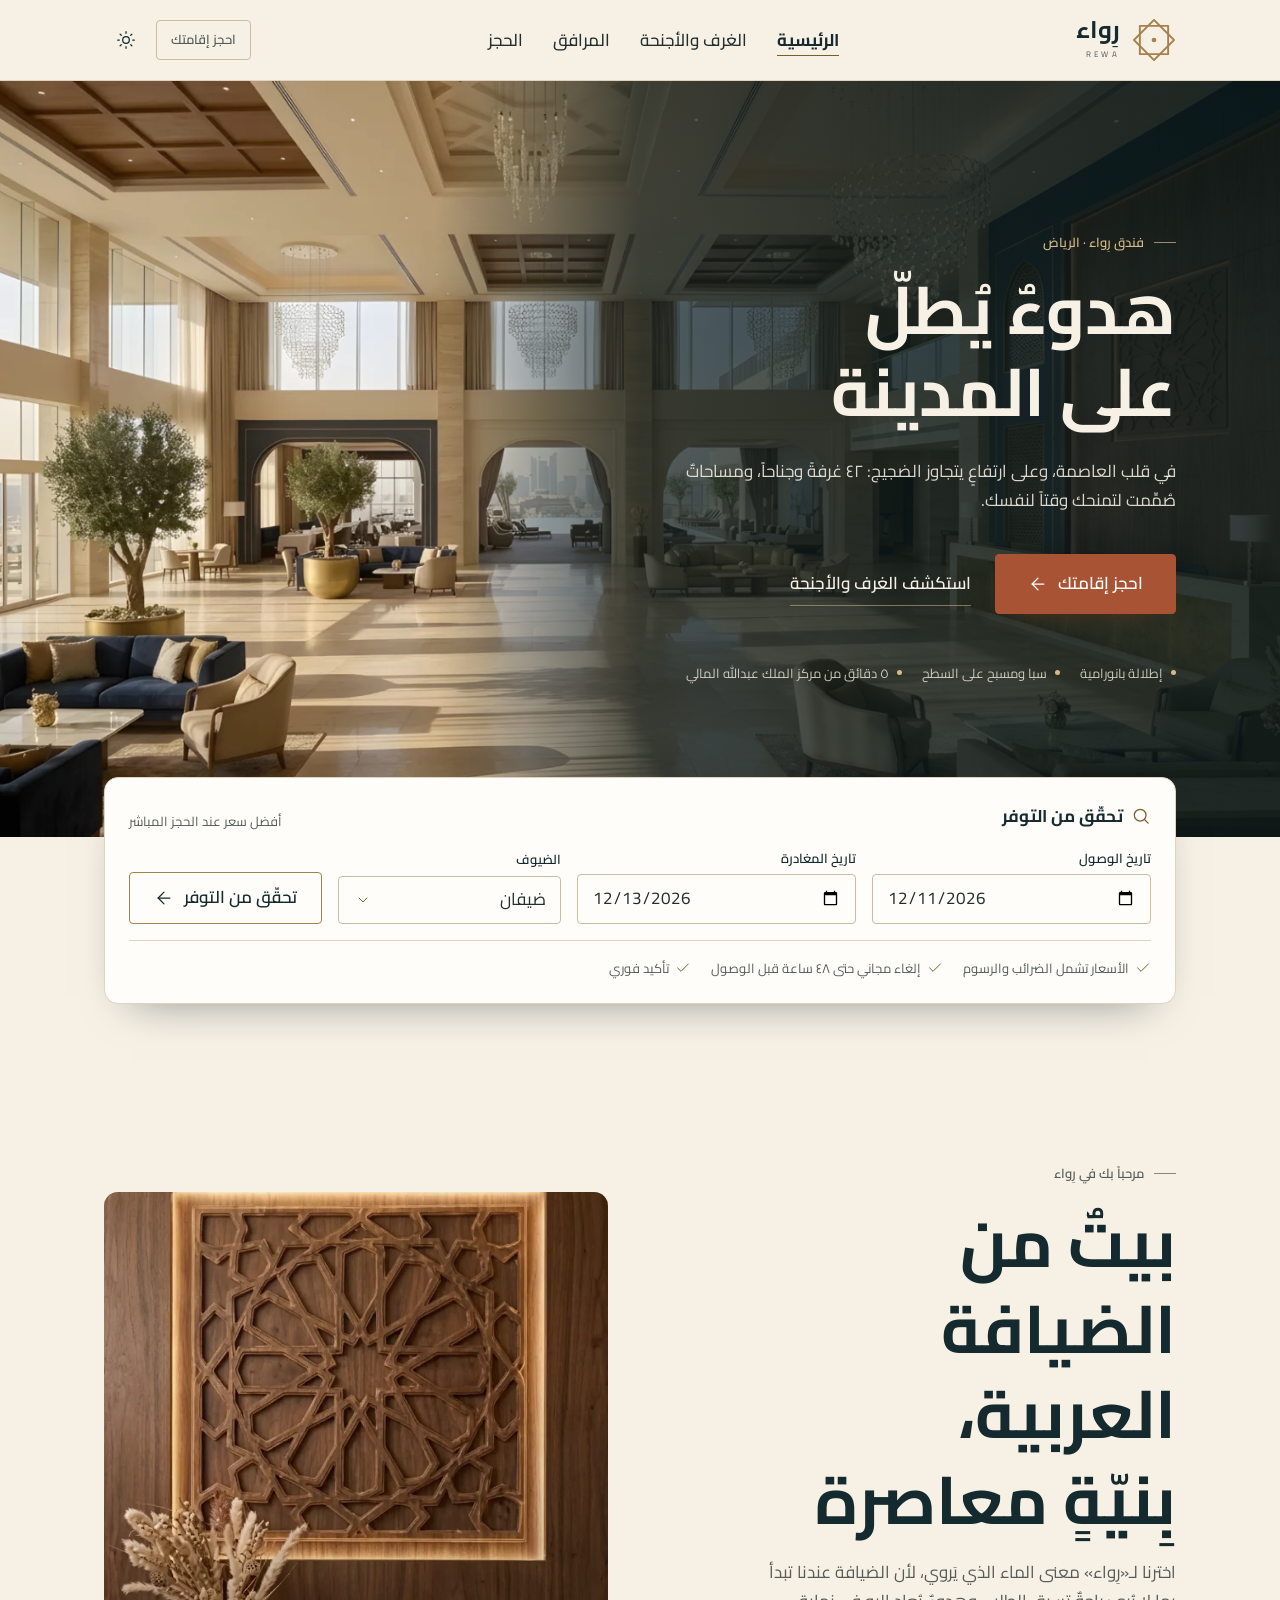
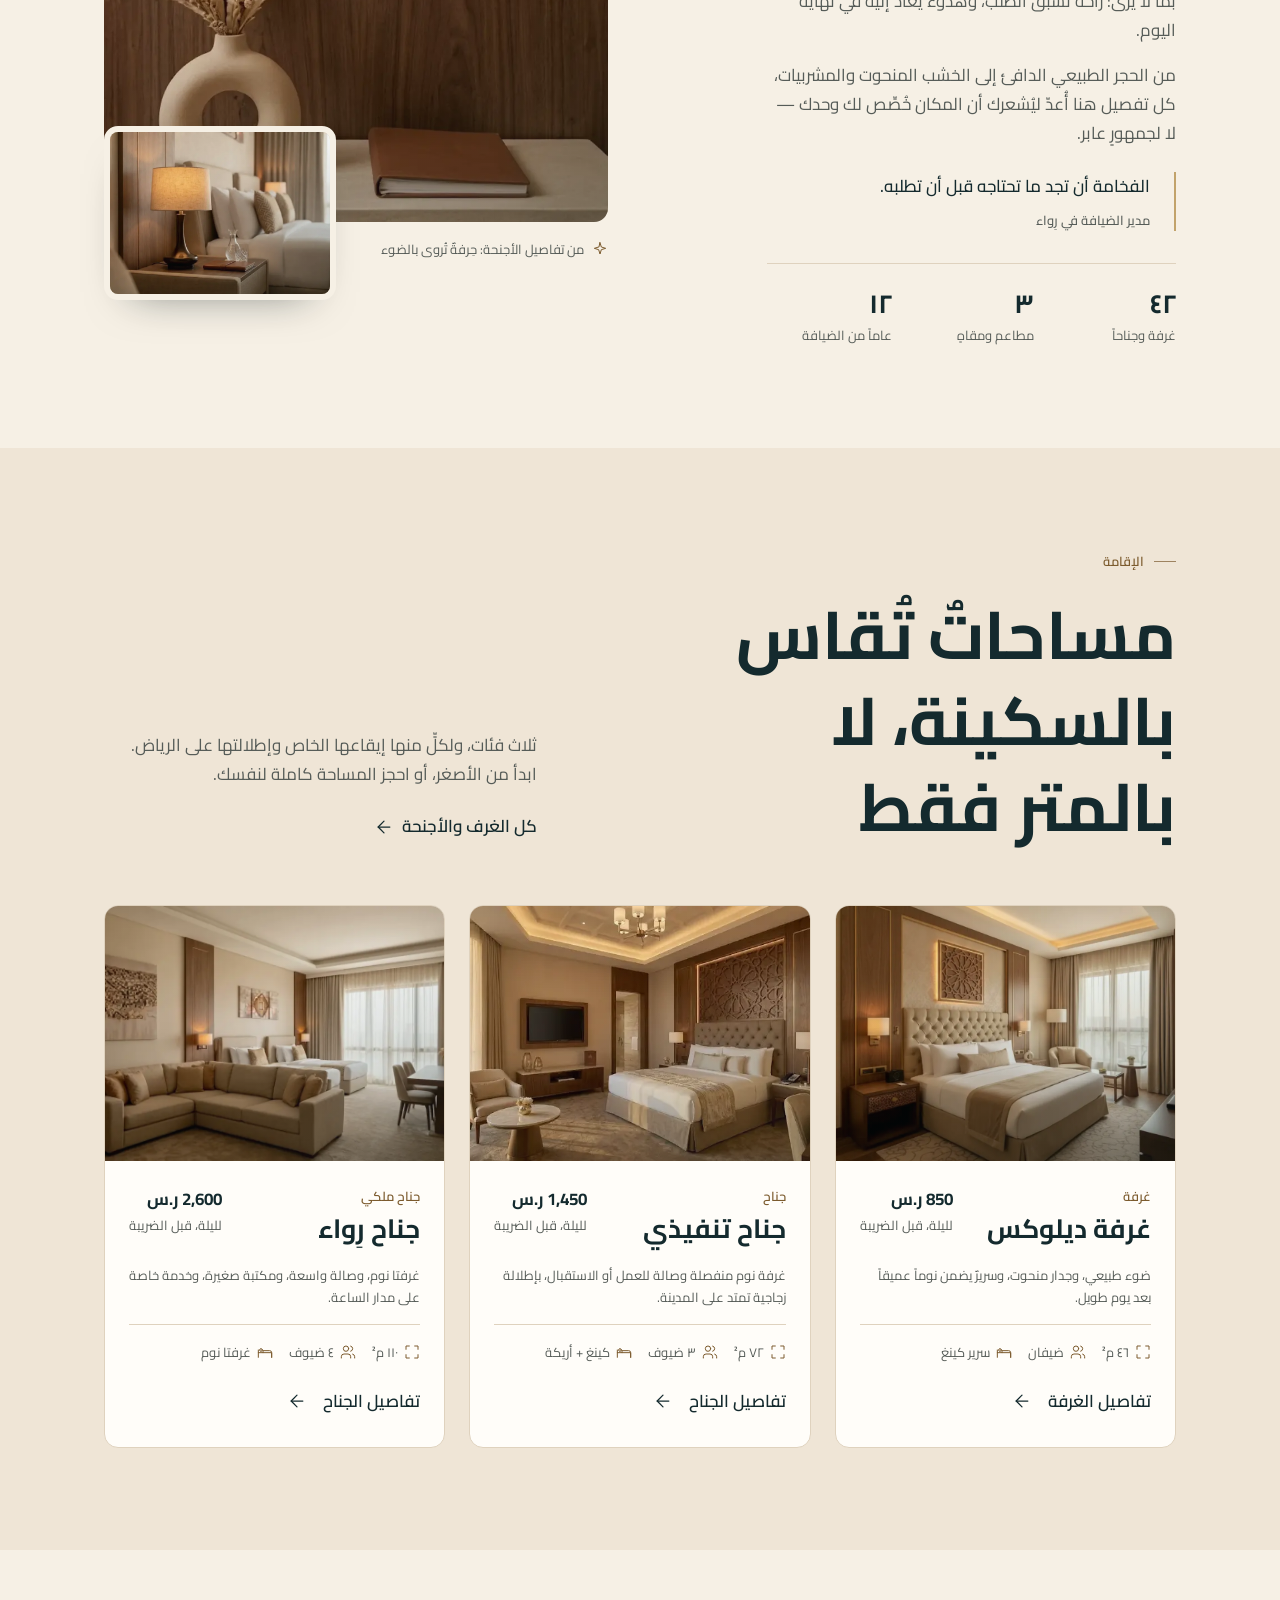
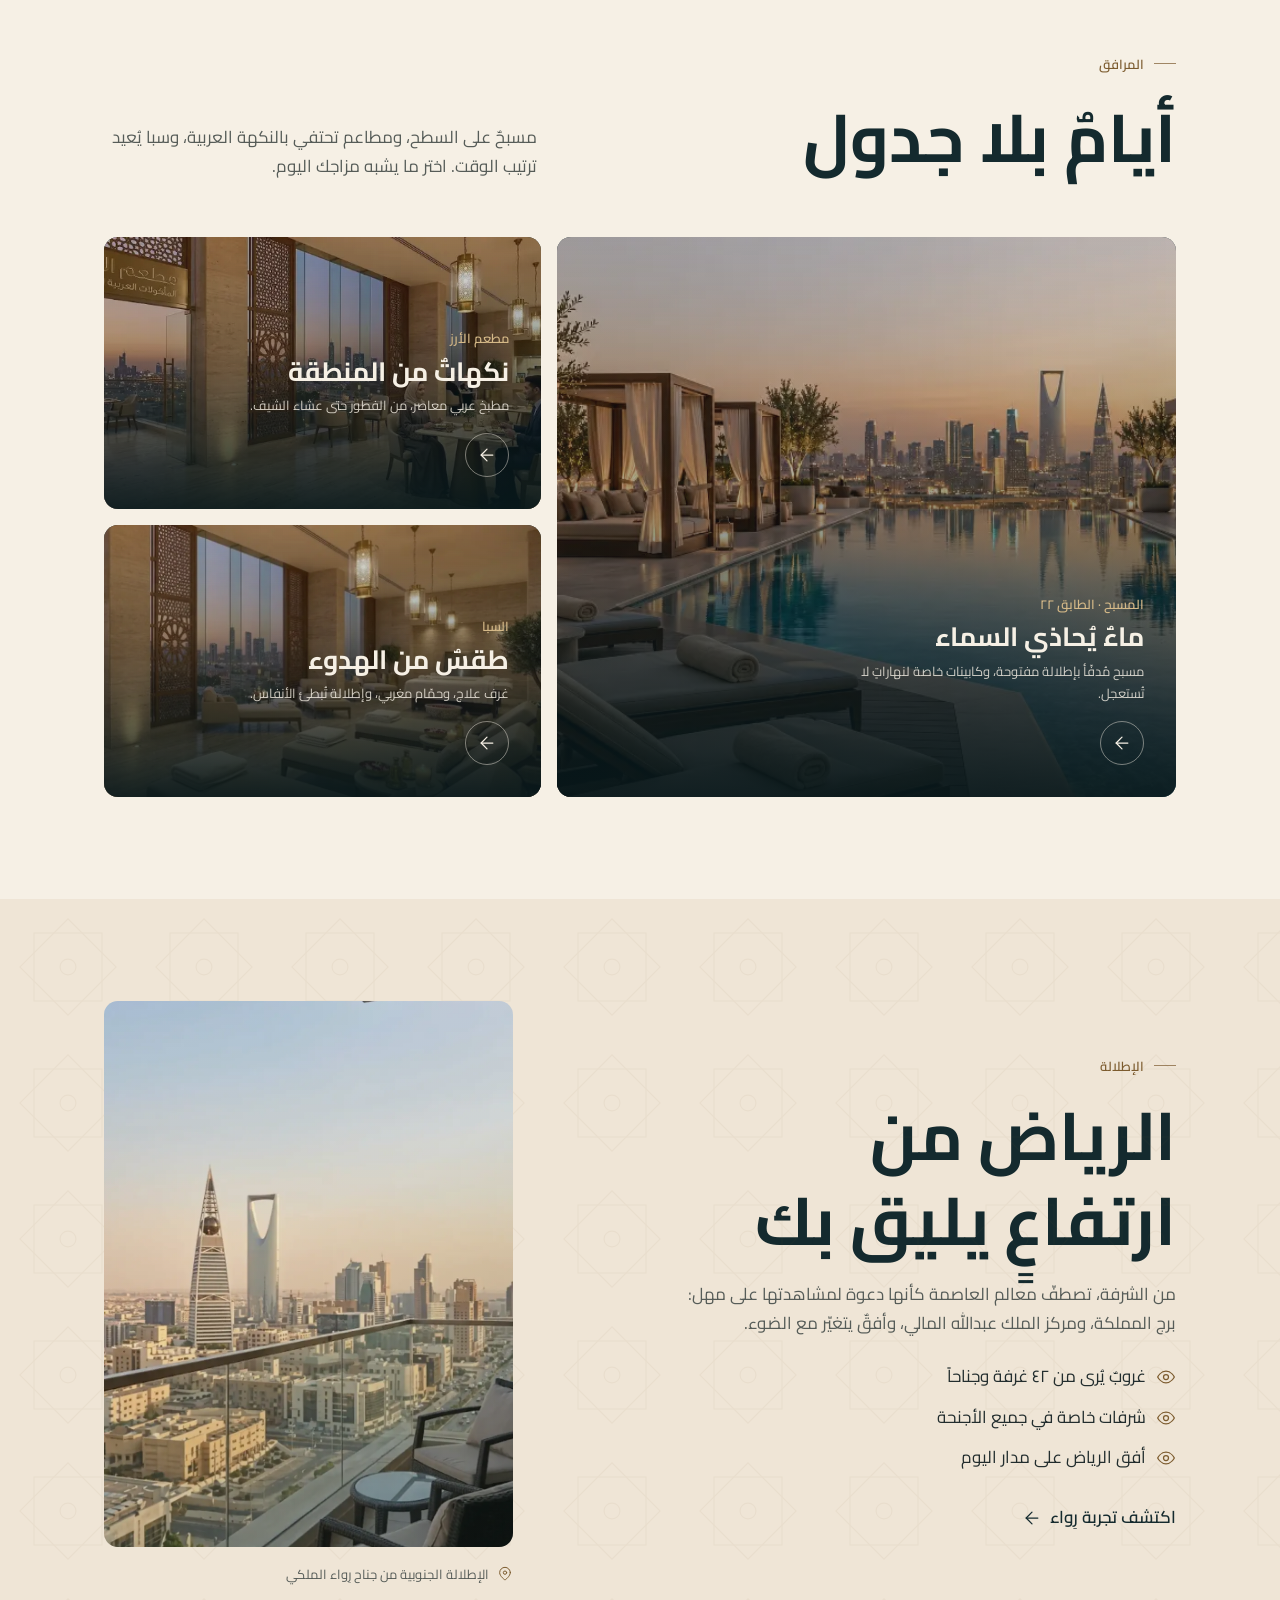
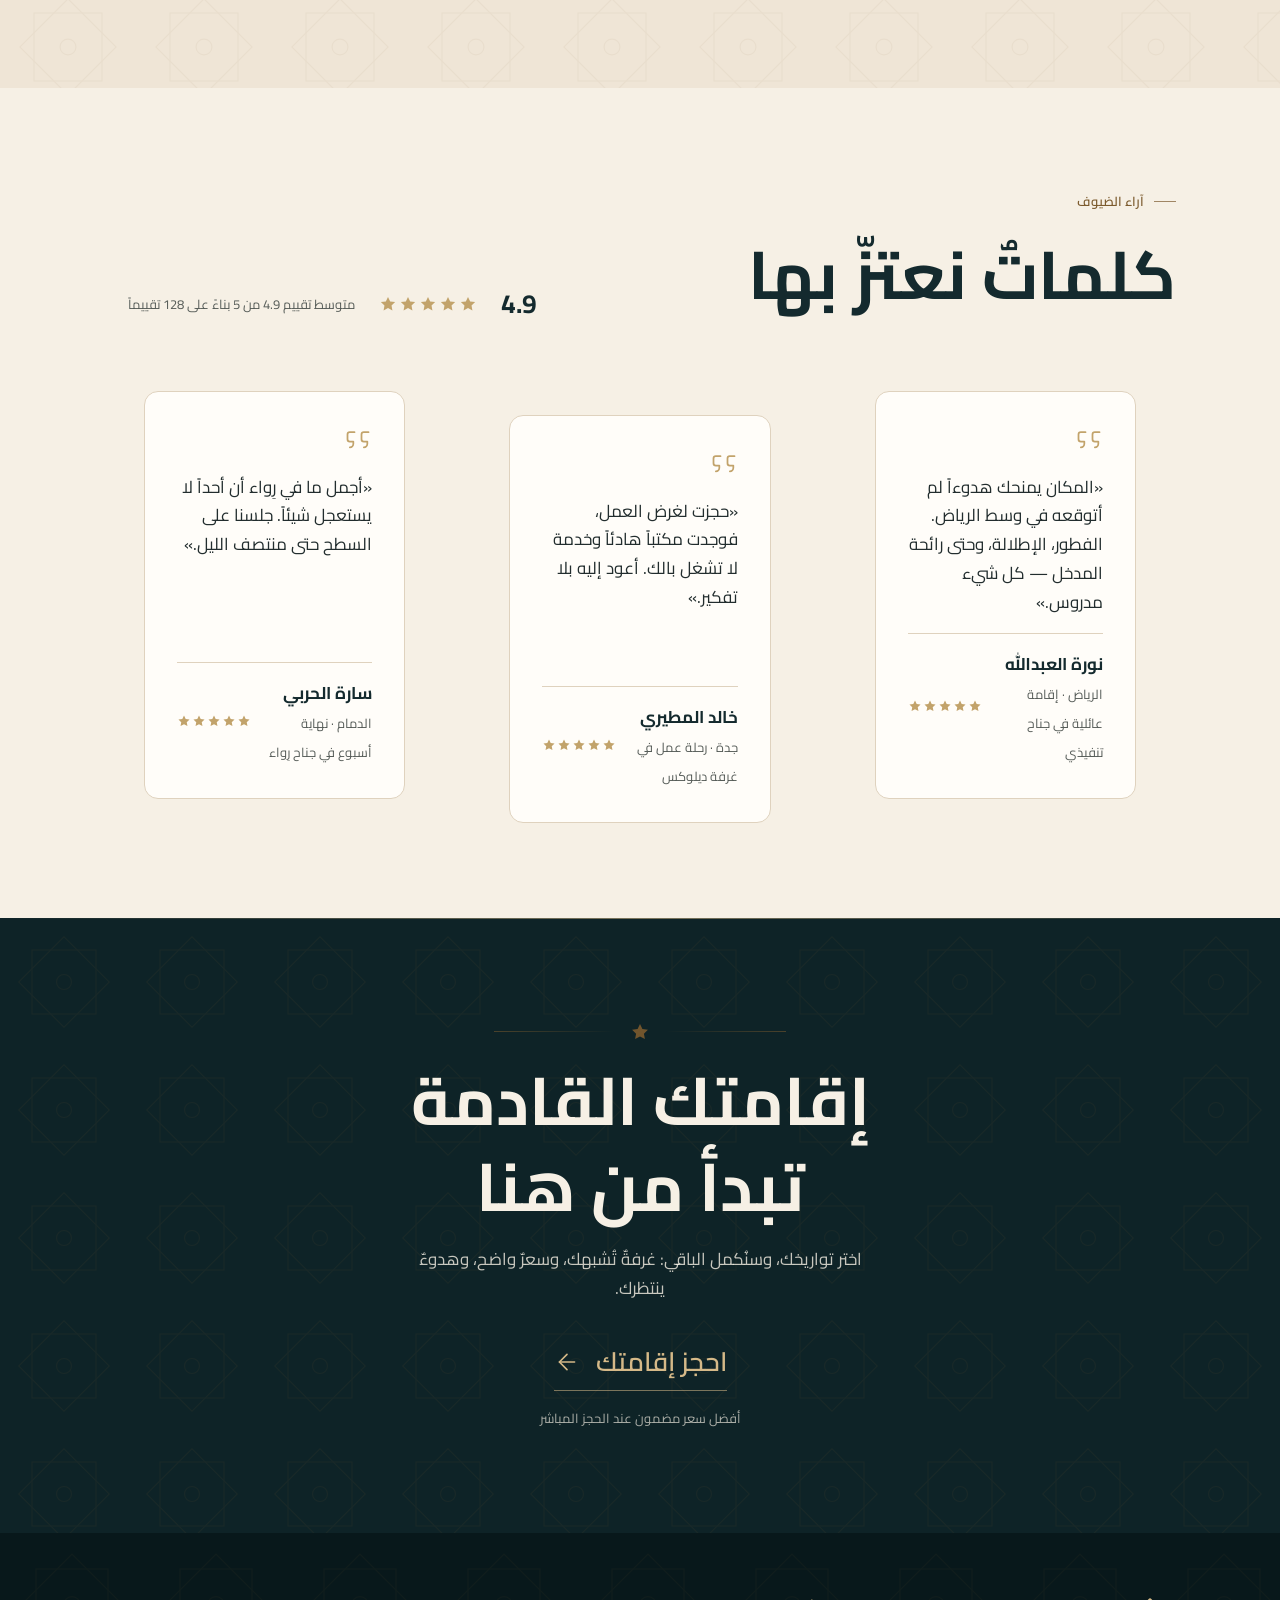
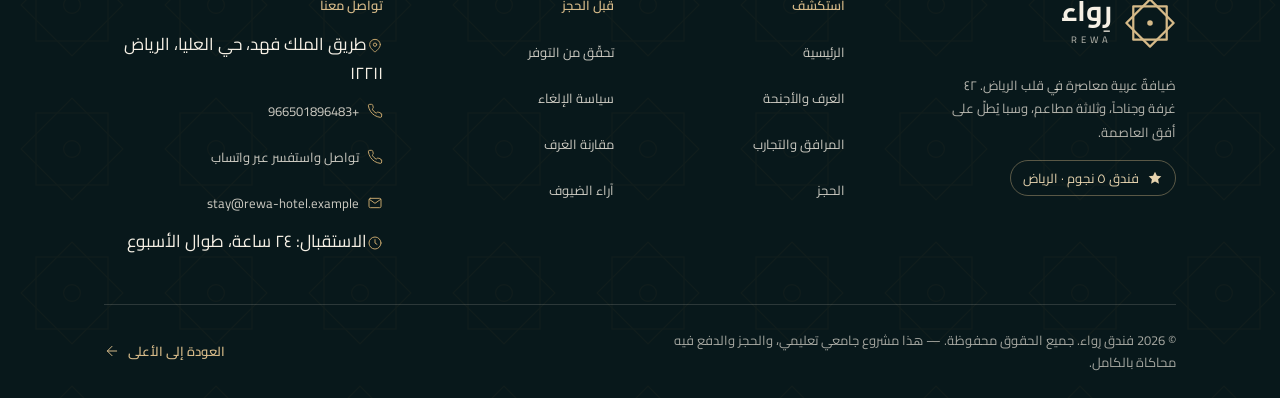
<file: index.html>
<!doctype html>
<html lang="ar" dir="rtl">
<head>
  <meta charset="utf-8">
  <meta name="viewport" content="width=device-width, initial-scale=1">
  <title>رِواء | فندق فاخر في قلب الرياض</title>
  <meta name="description" content="فندق رِواء في الرياض: ضيافة عربية معاصرة، ٤٢ غرفة وجناحاً، مسبح على السطح، مطاعم، وسبا بإطلالة على أفق العاصمة. احجز إقامتك مباشرة.">
  <meta name="theme-color" content="#142A2E">
  <link rel="icon" type="image/svg+xml" href="data:image/svg+xml,%3Csvg xmlns='http://www.w3.org/2000/svg' viewBox='0 0 64 64'%3E%3Crect width='64' height='64' rx='12' fill='%23142A2E'/%3E%3Cg fill='none' stroke='%23C2A36B' stroke-width='2.8' stroke-linejoin='round'%3E%3Crect x='11.4' y='11.4' width='41.2' height='41.2'/%3E%3Crect x='11.4' y='11.4' width='41.2' height='41.2' transform='rotate(45 32 32)'/%3E%3C/g%3E%3Ccircle cx='32' cy='32' r='3.4' fill='%23C2A36B'/%3E%3C/svg%3E">
  <link rel="preconnect" href="https://fonts.googleapis.com">
  <link rel="preconnect" href="https://fonts.gstatic.com" crossorigin>
  <link href="https://fonts.googleapis.com/css2?family=Cairo:wght@300;400;500;600;700&display=swap" rel="stylesheet">
  <link rel="stylesheet" href="style.css">
  <script>try{var t=localStorage.getItem('rewa-theme');if(t==='dark'||(!t&&window.matchMedia('(prefers-color-scheme: dark)').matches)){document.documentElement.dataset.theme='dark';}}catch(e){}</script>
  <script src="script.js" defer></script>
</head>
<body>
  <a class="skip-link" href="#main">تخطّى إلى المحتوى</a>

  <svg class="svg-sprite" aria-hidden="true" focusable="false">
    <defs>
      <symbol id="i-logo" viewBox="0 0 56 56">
        <g fill="none" stroke="currentColor" stroke-width="2.4" stroke-linejoin="round">
          <rect x="10" y="10" width="36" height="36"/>
          <rect x="10" y="10" width="36" height="36" transform="rotate(45 28 28)"/>
        </g>
        <circle cx="28" cy="28" r="3" fill="currentColor" stroke="none"/>
      </symbol>
      <symbol id="i-arrow" viewBox="0 0 24 24"><path d="M19 12H5"/><path d="m12 19-7-7 7-7"/></symbol>
      <symbol id="i-back" viewBox="0 0 24 24"><path d="M5 12h14"/><path d="m12 5 7 7-7 7"/></symbol>
      <symbol id="i-chevron" viewBox="0 0 24 24"><path d="m6 9 6 6 6-6"/></symbol>
      <symbol id="i-calendar" viewBox="0 0 24 24"><rect x="3" y="5" width="18" height="16" rx="2"/><path d="M16 3v4M8 3v4M3 10h18"/></symbol>
      <symbol id="i-users" viewBox="0 0 24 24"><path d="M16 21v-2a4 4 0 0 0-4-4H6a4 4 0 0 0-4 4v2"/><circle cx="9" cy="7" r="4"/><path d="M22 21v-2a4 4 0 0 0-3-3.87M16 3.13a4 4 0 0 1 0 7.75"/></symbol>
      <symbol id="i-check" viewBox="0 0 24 24"><path d="M20 6 9 17l-5-5"/></symbol>
      <symbol id="i-check-circle" viewBox="0 0 24 24"><circle cx="12" cy="12" r="9"/><path d="m8.5 12 2.5 2.5 4.5-5"/></symbol>
      <symbol id="i-alert" viewBox="0 0 24 24"><circle cx="12" cy="12" r="9"/><path d="M12 8v5"/><path d="M12 16.5h.01"/></symbol>
      <symbol id="i-info" viewBox="0 0 24 24"><circle cx="12" cy="12" r="9"/><path d="M12 11v5"/><path d="M12 7.5h.01"/></symbol>
      <symbol id="i-x" viewBox="0 0 24 24"><path d="M18 6 6 18M6 6l12 12"/></symbol>
      <symbol id="i-menu" viewBox="0 0 24 24"><path d="M4 7h16M4 12h16M4 17h16"/></symbol>
      <symbol id="i-sun" viewBox="0 0 24 24"><circle cx="12" cy="12" r="4"/><path d="M12 2v2M12 20v2M4.9 4.9l1.4 1.4M17.7 17.7l1.4 1.4M2 12h2M20 12h2M4.9 19.1l1.4-1.4M17.7 6.3l1.4-1.4"/></symbol>
      <symbol id="i-moon" viewBox="0 0 24 24"><path d="M21 12.8A8.5 8.5 0 1 1 11.2 3a7 7 0 0 0 9.8 9.8Z"/></symbol>
      <symbol id="i-star" viewBox="0 0 24 24"><path fill="currentColor" stroke="none" d="m12 2.5 2.9 6 6.6.9-4.8 4.6 1.2 6.5L12 17.4 6.1 20.5l1.2-6.5L2.5 9.4l6.6-.9Z"/></symbol>
      <symbol id="i-quote" viewBox="0 0 24 24"><path d="M9 7H5a2 2 0 0 0-2 2v4a2 2 0 0 0 2 2h3v2a3 3 0 0 1-3 3M21 7h-4a2 2 0 0 0-2 2v4a2 2 0 0 0 2 2h3v2a3 3 0 0 1-3 3"/></symbol>
      <symbol id="i-shield" viewBox="0 0 24 24"><path d="M12 3 5 6v5c0 4.5 3 8.5 7 10 4-1.5 7-5.5 7-10V6Z"/><path d="m9 12 2 2 4-4"/></symbol>
      <symbol id="i-bell" viewBox="0 0 24 24"><path d="M18 8a6 6 0 0 0-12 0c0 7-3 9-3 9h18s-3-2-3-9"/><path d="M13.7 21a2 2 0 0 1-3.4 0"/></symbol>
      <symbol id="i-waves" viewBox="0 0 24 24"><path d="M2 8c2 0 2-1.5 4-1.5S8 8 10 8s2-1.5 4-1.5S16 8 18 8s2-1.5 4-1.5"/><path d="M2 13c2 0 2-1.5 4-1.5S8 13 10 13s2-1.5 4-1.5S16 13 18 13s2-1.5 4-1.5"/><path d="M2 18c2 0 2-1.5 4-1.5S8 18 10 18s2-1.5 4-1.5S16 18 18 18s2-1.5 4-1.5"/></symbol>
      <symbol id="i-utensils" viewBox="0 0 24 24"><path d="M7 3v8M4 3v4a3 3 0 0 0 6 0V3M7 11v10"/><path d="M17 21V3c-2 1-3 3.5-3 7s1 5 3 5"/></symbol>
      <symbol id="i-spa" viewBox="0 0 24 24"><path d="M12 21c0-5 3-9 8-10-1 6-4 9-8 10Z"/><path d="M12 21C12 16 9 12 4 11c1 6 4 9 8 10Z"/><path d="M12 21c-1-4 0-9 4-12 2 2 2 7-4 12Z"/><path d="M12 21c1-4 0-9-4-12-2 2-2 7 4 12Z"/></symbol>
      <symbol id="i-phone" viewBox="0 0 24 24"><path d="M22 16.9v2.6a2 2 0 0 1-2.2 2 19.8 19.8 0 0 1-8.6-3.1 19.5 19.5 0 0 1-6-6A19.8 19.8 0 0 1 2.1 4.2 2 2 0 0 1 4.1 2h2.6a2 2 0 0 1 2 1.7c.1.9.3 1.7.6 2.5a2 2 0 0 1-.5 2.1L7.8 9.3a16 16 0 0 0 6 6l1-1a2 2 0 0 1 2.1-.5c.8.3 1.6.5 2.5.6a2 2 0 0 1 1.7 2Z"/></symbol>
      <symbol id="i-mail" viewBox="0 0 24 24"><rect x="3" y="5" width="18" height="14" rx="2"/><path d="m3.5 6.5 8.5 6 8.5-6"/></symbol>
      <symbol id="i-pin" viewBox="0 0 24 24"><path d="M20 10c0 5.5-8 11-8 11S4 15.5 4 10a8 8 0 0 1 16 0Z"/><circle cx="12" cy="10" r="2.5"/></symbol>
      <symbol id="i-bed" viewBox="0 0 24 24"><path d="M2 20V9M2 13h20v7M22 20v-7a3 3 0 0 0-3-3H9v3"/><circle cx="6" cy="9" r="2"/></symbol>
      <symbol id="i-arrow-up" viewBox="0 0 24 24"><path d="M12 19V5M5 12l7-7 7 7"/></symbol>
      <symbol id="i-search" viewBox="0 0 24 24"><circle cx="11" cy="11" r="7"/><path d="m16.5 16.5 4 4"/></symbol>
      <symbol id="i-sparkle" viewBox="0 0 24 24"><path d="M12 2.5 14 9l6.5 2-6.5 2L12 19.5 10 13l-6.5-2L10 9Z"/></symbol>
      <symbol id="i-area" viewBox="0 0 24 24"><path d="M8 3H3v5M16 3h5v5M8 21H3v-5M16 21h5v-5"/></symbol>
      <symbol id="i-view" viewBox="0 0 24 24"><path d="M2 12s3.5-7 10-7 10 7 10 7-3.5 7-10 7S2 12 2 12Z"/><circle cx="12" cy="12" r="3"/></symbol>
      <symbol id="i-clock" viewBox="0 0 24 24"><circle cx="12" cy="12" r="9"/><path d="M12 7v5l3 2"/></symbol>
      <symbol id="i-wifi" viewBox="0 0 24 24"><path d="M2 8.5a15 15 0 0 1 20 0M5.5 12a10 10 0 0 1 13 0M9 15.5a5 5 0 0 1 6 0"/><path d="M12 19h.01"/></symbol>
      <symbol id="i-coffee" viewBox="0 0 24 24"><path d="M4 8h12v6a5 5 0 0 1-5 5H9a5 5 0 0 1-5-5Z"/><path d="M16 9h1.5a2.5 2.5 0 0 1 0 5H16M6 3v2M10 3v2M14 3v2"/></symbol>
      <symbol id="i-credit-card" viewBox="0 0 24 24"><rect x="2" y="5" width="20" height="14" rx="2"/><path d="M2 10h20M6 15h4"/></symbol>
      <symbol id="i-lock" viewBox="0 0 24 24"><rect x="4" y="10" width="16" height="11" rx="2"/><path d="M8 10V7a4 4 0 0 1 8 0v3"/><path d="M12 15v2"/></symbol>
      <symbol id="i-printer" viewBox="0 0 24 24"><path d="M6 9V3h12v6M6 18H4a2 2 0 0 1-2-2v-4a2 2 0 0 1 2-2h16a2 2 0 0 1 2 2v4a2 2 0 0 1-2 2h-2"/><rect x="6" y="14" width="12" height="7"/></symbol>
      <symbol id="i-compare" viewBox="0 0 24 24"><rect x="3" y="4" width="7" height="16" rx="1"/><rect x="14" y="4" width="7" height="16" rx="1"/><path d="M10 12h4"/></symbol>
      <symbol id="i-tag" viewBox="0 0 24 24"><path d="M20.6 13.4 12 22l-9-9V4h9l8.6 8.6a1 1 0 0 1 0 1.4Z"/><circle cx="7.5" cy="8.5" r="1.5"/></symbol>
      <symbol id="i-undo" viewBox="0 0 24 24"><path d="M3 7v6h6"/><path d="M3.5 13a8.5 8.5 0 1 0 2.2-8.8L3 7"/></symbol>
      <symbol id="i-sliders" viewBox="0 0 24 24"><path d="M4 6h16M4 12h16M4 18h16"/><circle cx="9" cy="6" r="2"/><circle cx="15" cy="12" r="2"/><circle cx="8" cy="18" r="2"/></symbol>
      <symbol id="i-key" viewBox="0 0 24 24"><circle cx="8" cy="8" r="5"/><path d="m12 12 9 9M17 17l2-2M20 20l2-2"/></symbol>
    </defs>
  </svg>

  <header class="site-header" id="site-header">
    <div class="container header__inner">
      <a class="brand" href="index.html" aria-label="رِواء REWA — الصفحة الرئيسية">
        <svg class="brand__symbol" viewBox="0 0 56 56" aria-hidden="true">
          <use href="#i-logo"/>
        </svg>
        <span class="brand__text">
          <span class="brand__ar">رِواء</span>
          <span class="brand__en">REWA</span>
        </span>
      </a>

      <nav class="nav" id="primary-nav" aria-label="التنقل الرئيسي">
        <ul class="nav__list">
          <li><a class="nav__link" href="index.html" aria-current="page">الرئيسية</a></li>
          <li><a class="nav__link" href="rooms.html">الغرف والأجنحة</a></li>
          <li><a class="nav__link" href="experience.html">المرافق</a></li>
          <li><a class="nav__link" href="booking.html">الحجز</a></li>
        </ul>
        <div class="nav__extra">
          <a class="btn btn--primary" href="booking.html">احجز إقامتك</a>
          <div class="nav__contact">
            <a href="tel:+966501896483"><svg class="icon" aria-hidden="true"><use href="#i-phone"/></svg><span>+966501896483</span></a>
            <a href="mailto:stay@rewa-hotel.example"><svg class="icon" aria-hidden="true"><use href="#i-mail"/></svg><span>stay@rewa-hotel.example</span></a>
          </div>
        </div>
      </nav>

      <div class="header__actions">
        <a class="btn btn--outline btn--sm header__book" href="booking.html">احجز إقامتك</a>
        <button class="icon-btn theme-toggle" type="button" id="theme-toggle" aria-pressed="false" aria-label="تفعيل الوضع الداكن">
          <svg class="icon icon-sun" aria-hidden="true"><use href="#i-sun"/></svg>
          <svg class="icon icon-moon" aria-hidden="true"><use href="#i-moon"/></svg>
        </button>
        <button class="icon-btn menu-toggle" type="button" id="menu-toggle" aria-expanded="false" aria-controls="primary-nav" aria-label="فتح القائمة">
          <svg class="icon menu-toggle__open" aria-hidden="true"><use href="#i-menu"/></svg>
          <svg class="icon menu-toggle__close" aria-hidden="true" style="display:none"><use href="#i-x"/></svg>
        </button>
      </div>
    </div>
  </header>
  <div class="scrim" data-nav-scrim aria-hidden="true"></div>

  <main id="main" tabindex="-1">
    <!-- Hero -->
    <section class="hero" aria-labelledby="hero-title">
      <div class="hero__media">
        <img src="images/hero.webp" width="2100" height="890" alt="بهو فندق رِواء: سقف خشبي مرتفع، ثريات كريستال، جدار كحلي بزخرفة ذهبية، وضوء طبيعي يتدفق من النوافذ" fetchpriority="high" decoding="async">
      </div>
      <div class="container hero__inner">
        <div class="hero__content">
          <p class="eyebrow hero__eyebrow">فندق رِواء · الرياض</p>
          <h1 class="hero__title" id="hero-title"><span>هدوءٌ يُطلّ</span> <span>على المدينة</span></h1>
          <p class="hero__lead">في قلب العاصمة، وعلى ارتفاعٍ يتجاوز الضجيج: ٤٢ غرفةً وجناحاً، ومساحاتٌ صُمِّمت لتمنحك وقتاً لنفسك.</p>
          <div class="hero__actions">
            <a class="btn btn--primary btn--lg" href="booking.html">احجز إقامتك
              <svg class="icon" aria-hidden="true"><use href="#i-arrow"/></svg>
            </a>
            <a class="link-arrow hero__link" href="rooms.html">استكشف الغرف والأجنحة</a>
          </div>
          <ul class="hero__facts">
            <li>إطلالة بانورامية</li>
            <li>سبا ومسبح على السطح</li>
            <li>٥ دقائق من مركز الملك عبدالله المالي</li>
          </ul>
        </div>
      </div>
    </section>

    <!-- Quick availability -->
    <section class="quick-search" aria-labelledby="quick-search-title">
      <div class="container">
        <div class="quick-search__panel">
          <div class="quick-search__head">
            <p class="quick-search__title" id="quick-search-title">
              <svg class="icon icon--gold" aria-hidden="true"><use href="#i-search"/></svg>
              تحقّق من التوفر
            </p>
            <span class="small muted">أفضل سعر عند الحجز المباشر</span>
          </div>
          <form class="quick-search__form" id="quick-search-form" action="booking.html" method="get" novalidate>
            <div class="field">
              <label for="qs-checkin">تاريخ الوصول</label>
              <input class="input" type="date" id="qs-checkin" name="checkIn" required aria-describedby="qs-date-error">
            </div>
            <div class="field">
              <label for="qs-checkout">تاريخ المغادرة</label>
              <input class="input" type="date" id="qs-checkout" name="checkOut" required aria-describedby="qs-date-error">
            </div>
            <div class="field field--guests">
              <label for="qs-guests">الضيوف</label>
              <select class="select" id="qs-guests" name="guests">
                <option value="1">ضيف واحد</option>
                <option value="2" selected>ضيفان</option>
                <option value="3">٣ ضيوف</option>
                <option value="4">٤ ضيوف</option>
              </select>
            </div>
            <button class="btn btn--outline" type="submit">تحقّق من التوفر
              <svg class="icon" aria-hidden="true"><use href="#i-arrow"/></svg>
            </button>
            <p class="field__error" id="qs-date-error" hidden>
              <svg class="icon icon--sm" aria-hidden="true"><use href="#i-alert"/></svg>
              <span></span>
            </p>
          </form>
          <ul class="quick-search__note">
            <li><svg class="icon icon--sm" aria-hidden="true"><use href="#i-check"/></svg> الأسعار تشمل الضرائب والرسوم</li>
            <li><svg class="icon icon--sm" aria-hidden="true"><use href="#i-check"/></svg> إلغاء مجاني حتى ٤٨ ساعة قبل الوصول</li>
            <li><svg class="icon icon--sm" aria-hidden="true"><use href="#i-check"/></svg> تأكيد فوري</li>
          </ul>
        </div>
      </div>
    </section>

    <!-- Welcome -->
    <section class="section" id="welcome" aria-labelledby="welcome-title">
      <div class="container editorial">
        <div class="editorial__text reveal">
          <p class="eyebrow">مرحباً بك في رِواء</p>
          <h2 id="welcome-title">بيتٌ من الضيافة العربية، بِنيّةٍ معاصرة</h2>
          <p>اخترنا لـ«رِواء» معنى الماء الذي يَروي، لأن الضيافة عندنا تبدأ بما لا يُرى: راحةٌ تسبق الطلب، وهدوءٌ يُعاد إليه في نهاية اليوم.</p>
          <p>من الحجر الطبيعي الدافئ إلى الخشب المنحوت والمشربيات، كل تفصيل هنا أُعدّ ليُشعرك أن المكان خُصِّص لك وحدك — لا لجمهورٍ عابر.</p>
          <blockquote class="pullquote">
            الفخامة أن تجد ما تحتاجه قبل أن تطلبه.
            <cite>مدير الضيافة في رِواء</cite>
          </blockquote>
          <div class="stats">
            <div class="stat">
              <strong class="stat__num">٤٢</strong>
              <span class="stat__label">غرفة وجناحاً</span>
            </div>
            <div class="stat">
              <strong class="stat__num">٣</strong>
              <span class="stat__label">مطاعم ومقاهٍ</span>
            </div>
            <div class="stat">
              <strong class="stat__num">١٢</strong>
              <span class="stat__label">عاماً من الضيافة</span>
            </div>
          </div>
        </div>

        <figure class="editorial__media reveal">
          <div class="media media--tall">
            <img src="images/detail-1.webp" width="900" height="1341" alt="لوحة خشبية منحوتة بزخرفة هندسية عربية تضيئها حافة ذهبية، بجانبها مزهرية وخشب دافئ" loading="lazy" decoding="async">
          </div>
          <div class="media media--4x3 editorial__inset">
            <img src="images/detail-2.webp" width="900" height="560" alt="تفصيل من غرفة رِواء: أباجورة كتان دافئة، وسائد بيضاء، وكتاب على طاولة السرير" loading="lazy" decoding="async">
          </div>
          <figcaption class="editorial__caption">
            <svg class="icon icon--sm icon--gold" aria-hidden="true"><use href="#i-sparkle"/></svg>
            من تفاصيل الأجنحة: حِرفةٌ تُروى بالضوء
          </figcaption>
        </figure>
      </div>
    </section>

    <!-- Rooms preview -->
    <section class="section section--soft" id="rooms" aria-labelledby="rooms-title">
      <div class="container">
        <div class="section-head">
          <p class="eyebrow">الإقامة</p>
          <h2 class="section-head__title" id="rooms-title">مساحاتٌ تُقاس بالسكينة، لا بالمتر فقط</h2>
          <div class="section-head__aside">
            <p class="lead">ثلاث فئات، ولكلٍّ منها إيقاعها الخاص وإطلالتها على الرياض. ابدأ من الأصغر، أو احجز المساحة كاملة لنفسك.</p>
            <a class="link-arrow" href="rooms.html">كل الغرف والأجنحة
              <svg class="icon" aria-hidden="true"><use href="#i-arrow"/></svg>
            </a>
          </div>
        </div>

        <div class="rooms-preview">
          <article class="room-teaser reveal">
            <div class="media media--4x3">
              <img src="images/room-1.webp" width="900" height="900" alt="غرفة ديلوكس بسرير كينغ، لوح زخرفي منحوت فوق السرير، وإطلالة زجاجية على المدينة" loading="lazy" decoding="async">
            </div>
            <div class="room-teaser__body">
              <div class="room-teaser__head">
                <div>
                  <span class="room-teaser__type">غرفة</span>
                  <h3>غرفة ديلوكس</h3>
                </div>
                <p class="room-teaser__price">850 ر.س<small>لليلة، قبل الضريبة</small></p>
              </div>
              <p class="room-teaser__desc">ضوء طبيعي، وجدار منحوت، وسريرٌ يضمن نوماً عميقاً بعد يوم طويل.</p>
              <ul class="room-teaser__meta">
                <li><svg class="icon icon--sm" aria-hidden="true"><use href="#i-area"/></svg>٤٦ م²</li>
                <li><svg class="icon icon--sm" aria-hidden="true"><use href="#i-users"/></svg>ضيفان</li>
                <li><svg class="icon icon--sm" aria-hidden="true"><use href="#i-bed"/></svg>سرير كينغ</li>
              </ul>
              <a class="room-teaser__link" href="rooms.html#deluxe">تفاصيل الغرفة<span class="visually-hidden"> — غرفة ديلوكس</span>
                <svg class="icon" aria-hidden="true"><use href="#i-arrow"/></svg>
              </a>
            </div>
          </article>

          <article class="room-teaser reveal">
            <div class="media media--4x3">
              <img src="images/room-2.webp" width="900" height="381" alt="جناح تنفيذي بنافذة زجاجية واسعة تطل على أبراج الرياض وقت الغروب، وصالة جلوس صغيرة" loading="lazy" decoding="async">
            </div>
            <div class="room-teaser__body">
              <div class="room-teaser__head">
                <div>
                  <span class="room-teaser__type">جناح</span>
                  <h3>جناح تنفيذي</h3>
                </div>
                <p class="room-teaser__price">1,450 ر.س<small>لليلة، قبل الضريبة</small></p>
              </div>
              <p class="room-teaser__desc">غرفة نوم منفصلة وصالة للعمل أو الاستقبال، بإطلالة زجاجية تمتد على المدينة.</p>
              <ul class="room-teaser__meta">
                <li><svg class="icon icon--sm" aria-hidden="true"><use href="#i-area"/></svg>٧٢ م²</li>
                <li><svg class="icon icon--sm" aria-hidden="true"><use href="#i-users"/></svg>٣ ضيوف</li>
                <li><svg class="icon icon--sm" aria-hidden="true"><use href="#i-bed"/></svg>كينغ + أريكة</li>
              </ul>
              <a class="room-teaser__link" href="rooms.html#executive">تفاصيل الجناح<span class="visually-hidden"> — جناح تنفيذي</span>
                <svg class="icon" aria-hidden="true"><use href="#i-arrow"/></svg>
              </a>
            </div>
          </article>

          <article class="room-teaser reveal">
            <div class="media media--4x3">
              <img src="images/room-3.webp" width="900" height="560" alt="جناح رِواء الملكي بصالة واسعة، أريكة بيج، غرفتَي نوم، ونافذة كبيرة بستائر كتان" loading="lazy" decoding="async">
            </div>
            <div class="room-teaser__body">
              <div class="room-teaser__head">
                <div>
                  <span class="room-teaser__type">جناح ملكي</span>
                  <h3>جناح رِواء</h3>
                </div>
                <p class="room-teaser__price">2,600 ر.س<small>لليلة، قبل الضريبة</small></p>
              </div>
              <p class="room-teaser__desc">غرفتا نوم، وصالة واسعة، ومكتبة صغيرة، وخدمة خاصة على مدار الساعة.</p>
              <ul class="room-teaser__meta">
                <li><svg class="icon icon--sm" aria-hidden="true"><use href="#i-area"/></svg>١١٠ م²</li>
                <li><svg class="icon icon--sm" aria-hidden="true"><use href="#i-users"/></svg>٤ ضيوف</li>
                <li><svg class="icon icon--sm" aria-hidden="true"><use href="#i-bed"/></svg>غرفتا نوم</li>
              </ul>
              <a class="room-teaser__link" href="rooms.html#royal">تفاصيل الجناح<span class="visually-hidden"> — جناح رِواء الملكي</span>
                <svg class="icon" aria-hidden="true"><use href="#i-arrow"/></svg>
              </a>
            </div>
          </article>
        </div>
      </div>
    </section>

    <!-- Facilities -->
    <section class="section" id="facilities" aria-labelledby="facilities-title">
      <div class="container">
        <div class="section-head">
          <p class="eyebrow">المرافق</p>
          <h2 class="section-head__title" id="facilities-title">أيامٌ بلا جدول</h2>
          <div class="section-head__aside">
            <p class="lead">مسبحٌ على السطح، ومطاعم تحتفي بالنكهة العربية، وسبا يُعيد ترتيب الوقت. اختر ما يشبه مزاجك اليوم.</p>
          </div>
        </div>

        <div class="facilities">
          <a class="facility facility--pool reveal" href="experience.html#pool">
            <div class="media">
              <img src="images/pool.webp" width="900" height="507" alt="مسبح على سطح الفندق عند الغروب، كابينات بيضاء، وكراسي استرخاء تطل على أبراج الرياض" loading="lazy" decoding="async">
            </div>
            <div class="facility__body">
              <span class="facility__eyebrow">المسبح · الطابق ٢٢</span>
              <h3>ماءٌ يُحاذي السماء</h3>
              <p>مسبح مُدفّأ بإطلالة مفتوحة، وكابينات خاصة لنهاراتٍ لا تُستعجل.</p>
              <span class="facility__arrow" aria-hidden="true">
                <svg class="icon" aria-hidden="true"><use href="#i-arrow"/></svg>
              </span>
            </div>
          </a>

          <a class="facility facility--restaurant reveal" href="experience.html#restaurant">
            <div class="media">
              <img src="images/restaurant.webp" width="900" height="381" alt="مطعم الأرز: مشربيات خشبية منحوتة، طاولات رخامية، وإطلالة على أفق الرياض وقت الغروب" loading="lazy" decoding="async">
            </div>
            <div class="facility__body">
              <span class="facility__eyebrow">مطعم الأرز</span>
              <h3>نكهاتٌ من المنطقة</h3>
              <p>مطبخ عربي معاصر، من الفطور حتى عشاء الشيف.</p>
              <span class="facility__arrow" aria-hidden="true">
                <svg class="icon" aria-hidden="true"><use href="#i-arrow"/></svg>
              </span>
            </div>
          </a>

          <a class="facility facility--spa reveal" href="experience.html#spa">
            <div class="media">
              <img src="images/spa.webp" width="900" height="554" alt="غرفة سبا هادئة بإضاءة دافئة، أسرّة تدليك بيضاء، ونافذة كبيرة على مدينة الرياض" loading="lazy" decoding="async">
            </div>
            <div class="facility__body">
              <span class="facility__eyebrow">السبا</span>
              <h3>طقسٌ من الهدوء</h3>
              <p>غرف علاج، وحمّام مغربي، وإطلالة تُبطئ الأنفاس.</p>
              <span class="facility__arrow" aria-hidden="true">
                <svg class="icon" aria-hidden="true"><use href="#i-arrow"/></svg>
              </span>
            </div>
          </a>
        </div>
      </div>
    </section>

    <!-- View -->
    <section class="section section--soft section--pattern" id="view" aria-labelledby="view-title">
      <div class="container view-grid">
        <div class="view-grid__text reveal">
          <p class="eyebrow">الإطلالة</p>
          <h2 id="view-title">الرياض من ارتفاعٍ يليق بك</h2>
          <p class="lead">من الشرفة، تصطفّ معالم العاصمة كأنها دعوة لمشاهدتها على مهل: برج المملكة، ومركز الملك عبدالله المالي، وأفقٌ يتغيّر مع الضوء.</p>
          <ul class="view-list">
            <li><svg class="icon" aria-hidden="true"><use href="#i-view"/></svg>غروبٌ يُرى من ٤٢ غرفة وجناحاً</li>
            <li><svg class="icon" aria-hidden="true"><use href="#i-view"/></svg>شرفات خاصة في جميع الأجنحة</li>
            <li><svg class="icon" aria-hidden="true"><use href="#i-view"/></svg>أفق الرياض على مدار اليوم</li>
          </ul>
          <a class="link-arrow" href="experience.html" style="margin-top:24px">اكتشف تجربة رِواء
            <svg class="icon" aria-hidden="true"><use href="#i-arrow"/></svg>
          </a>
        </div>
        <figure class="view-grid__media reveal">
          <div class="media media--portrait">
            <img src="images/view.webp" width="900" height="1611" alt="إطلالة من شرفة فندق رِواء على أبراج الرياض، مع كرسيين وطاولة زجاجية صغيرة عند الغروب" loading="lazy" decoding="async">
          </div>
          <figcaption class="view-grid__caption">
            <svg class="icon icon--sm icon--gold" aria-hidden="true"><use href="#i-pin"/></svg>
            الإطلالة الجنوبية من جناح رِواء الملكي
          </figcaption>
        </figure>
      </div>
    </section>

    <!-- Testimonials -->
    <section class="section" id="testimonials" aria-labelledby="testimonials-title">
      <div class="container">
        <div class="section-head">
          <p class="eyebrow">آراء الضيوف</p>
          <h2 class="section-head__title" id="testimonials-title">كلماتٌ نعتزّ بها</h2>
          <div class="section-head__aside">
            <div class="rating-summary" style="margin:0">
              <span class="rating-summary__score">4.9</span>
              <span class="rating-summary__stars" aria-hidden="true">
                <svg class="icon" aria-hidden="true"><use href="#i-star"/></svg>
                <svg class="icon" aria-hidden="true"><use href="#i-star"/></svg>
                <svg class="icon" aria-hidden="true"><use href="#i-star"/></svg>
                <svg class="icon" aria-hidden="true"><use href="#i-star"/></svg>
                <svg class="icon" aria-hidden="true"><use href="#i-star"/></svg>
              </span>
              <span class="rating-summary__text">متوسط تقييم 4.9 من 5 بناءً على 128 تقييماً</span>
            </div>
          </div>
        </div>

        <div class="testimonials">
          <figure class="testimonial reveal">
            <span class="testimonial__quote" aria-hidden="true"><svg class="icon" aria-hidden="true"><use href="#i-quote"/></svg></span>
            <blockquote class="testimonial__text" style="margin:0">«المكان يمنحك هدوءاً لم أتوقعه في وسط الرياض. الفطور، الإطلالة، وحتى رائحة المدخل — كل شيء مدروس.»</blockquote>
            <figcaption class="testimonial__foot">
              <div>
                <span class="testimonial__name">نورة العبدالله</span>
                <span class="testimonial__meta">الرياض · إقامة عائلية في جناح تنفيذي</span>
              </div>
              <div style="text-align:end">
                <span class="testimonial__stars" aria-hidden="true">
                  <svg class="icon" aria-hidden="true"><use href="#i-star"/></svg>
                  <svg class="icon" aria-hidden="true"><use href="#i-star"/></svg>
                  <svg class="icon" aria-hidden="true"><use href="#i-star"/></svg>
                  <svg class="icon" aria-hidden="true"><use href="#i-star"/></svg>
                  <svg class="icon" aria-hidden="true"><use href="#i-star"/></svg>
                </span>
                <span class="visually-hidden">تقييم 5 من 5</span>
              </div>
            </figcaption>
          </figure>

          <figure class="testimonial reveal">
            <span class="testimonial__quote" aria-hidden="true"><svg class="icon" aria-hidden="true"><use href="#i-quote"/></svg></span>
            <blockquote class="testimonial__text" style="margin:0">«حجزت لغرض العمل، فوجدت مكتباً هادئاً وخدمة لا تشغل بالك. أعود إليه بلا تفكير.»</blockquote>
            <figcaption class="testimonial__foot">
              <div>
                <span class="testimonial__name">خالد المطيري</span>
                <span class="testimonial__meta">جدة · رحلة عمل في غرفة ديلوكس</span>
              </div>
              <div style="text-align:end">
                <span class="testimonial__stars" aria-hidden="true">
                  <svg class="icon" aria-hidden="true"><use href="#i-star"/></svg>
                  <svg class="icon" aria-hidden="true"><use href="#i-star"/></svg>
                  <svg class="icon" aria-hidden="true"><use href="#i-star"/></svg>
                  <svg class="icon" aria-hidden="true"><use href="#i-star"/></svg>
                  <svg class="icon" aria-hidden="true"><use href="#i-star"/></svg>
                </span>
                <span class="visually-hidden">تقييم 5 من 5</span>
              </div>
            </figcaption>
          </figure>

          <figure class="testimonial reveal">
            <span class="testimonial__quote" aria-hidden="true"><svg class="icon" aria-hidden="true"><use href="#i-quote"/></svg></span>
            <blockquote class="testimonial__text" style="margin:0">«أجمل ما في رِواء أن أحداً لا يستعجل شيئاً. جلسنا على السطح حتى منتصف الليل.»</blockquote>
            <figcaption class="testimonial__foot">
              <div>
                <span class="testimonial__name">سارة الحربي</span>
                <span class="testimonial__meta">الدمام · نهاية أسبوع في جناح رِواء</span>
              </div>
              <div style="text-align:end">
                <span class="testimonial__stars" aria-hidden="true">
                  <svg class="icon" aria-hidden="true"><use href="#i-star"/></svg>
                  <svg class="icon" aria-hidden="true"><use href="#i-star"/></svg>
                  <svg class="icon" aria-hidden="true"><use href="#i-star"/></svg>
                  <svg class="icon" aria-hidden="true"><use href="#i-star"/></svg>
                  <svg class="icon" aria-hidden="true"><use href="#i-star"/></svg>
                </span>
                <span class="visually-hidden">تقييم 5 من 5</span>
              </div>
            </figcaption>
          </figure>
        </div>
      </div>
    </section>

    <!-- Quiet closing invitation -->
    <section class="cta-band" aria-labelledby="closing-title">
      <div class="container cta-band__inner quiet-close">
        <div class="ornament" aria-hidden="true">
          <svg aria-hidden="true"><use href="#i-star"/></svg>
        </div>
        <h2 id="closing-title">إقامتك القادمة تبدأ من هنا</h2>
        <p>اختر تواريخك، وسنُكمل الباقي: غرفةٌ تُشبهك، وسعرٌ واضح، وهدوءٌ ينتظرك.</p>
        <a class="quiet-close__link" href="booking.html">احجز إقامتك
          <svg class="icon icon--lg" aria-hidden="true"><use href="#i-arrow"/></svg>
        </a>
        <span class="cta-band__note">أفضل سعر مضمون عند الحجز المباشر</span>
      </div>
    </section>
  </main>

  <footer class="site-footer" id="contact">
    <div class="container">
      <div class="footer__grid">
        <div class="footer__brand">
          <a class="brand brand--on-dark" href="index.html" aria-label="رِواء REWA — الصفحة الرئيسية">
            <svg class="brand__symbol" viewBox="0 0 56 56" aria-hidden="true">
              <use href="#i-logo"/>
            </svg>
            <span class="brand__text">
              <span class="brand__ar">رِواء</span>
              <span class="brand__en">REWA</span>
            </span>
          </a>
          <p>ضيافةٌ عربية معاصرة في قلب الرياض. ٤٢ غرفة وجناحاً، وثلاثة مطاعم، وسبا يُطلّ على أفق العاصمة.</p>
          <span class="footer__badge">
            <svg class="icon icon--sm" aria-hidden="true"><use href="#i-star"/></svg>
            فندق ٥ نجوم · الرياض
          </span>
        </div>

        <nav aria-labelledby="footer-explore">
          <h2 class="footer__title" id="footer-explore">استكشف</h2>
          <ul class="footer__list">
            <li><a href="index.html">الرئيسية</a></li>
            <li><a href="rooms.html">الغرف والأجنحة</a></li>
            <li><a href="experience.html">المرافق والتجارب</a></li>
            <li><a href="booking.html">الحجز</a></li>
          </ul>
        </nav>

        <nav aria-labelledby="footer-booking">
          <h2 class="footer__title" id="footer-booking">قبل الحجز</h2>
          <ul class="footer__list">
            <li><a href="booking.html">تحقّق من التوفر</a></li>
            <li><a href="booking.html#trust">سياسة الإلغاء</a></li>
            <li><a href="rooms.html#rooms-grid">مقارنة الغرف</a></li>
            <li><a href="index.html#testimonials">آراء الضيوف</a></li>
          </ul>
        </nav>

        <div>
          <h2 class="footer__title">تواصل معنا</h2>
          <address class="footer__contact" style="font-style:normal">
            <span><svg class="icon icon--sm" aria-hidden="true"><use href="#i-pin"/></svg>طريق الملك فهد، حي العليا، الرياض ١٢٢١١</span>
            <a href="tel:+966501896483"><svg class="icon icon--sm" aria-hidden="true"><use href="#i-phone"/></svg>+966501896483</a>
            <a href="https://wa.me/966501896483?text=السلام%20عليكم،%20ابغى%20استفسر"><svg class="icon icon--sm" aria-hidden="true"><use href="#i-phone"/></svg>تواصل واستفسر عبر واتساب</a>
            <a href="mailto:stay@rewa-hotel.example"><svg class="icon icon--sm" aria-hidden="true"><use href="#i-mail"/></svg>stay@rewa-hotel.example</a>
            <span><svg class="icon icon--sm" aria-hidden="true"><use href="#i-clock"/></svg>الاستقبال: ٢٤ ساعة، طوال الأسبوع</span>
          </address>
        </div>
      </div>

      <div class="footer__bottom">
        <p>© <span data-year>2026</span> فندق رِواء. جميع الحقوق محفوظة. — هذا مشروع جامعي تعليمي، والحجز والدفع فيه محاكاة بالكامل.</p>
        <a class="footer__top" href="#main">العودة إلى الأعلى
          <svg class="icon icon--sm" aria-hidden="true"><use href="#i-arrow-up"/></svg>
        </a>
      </div>
    </div>
  </footer>
</body>
</html>
</file>
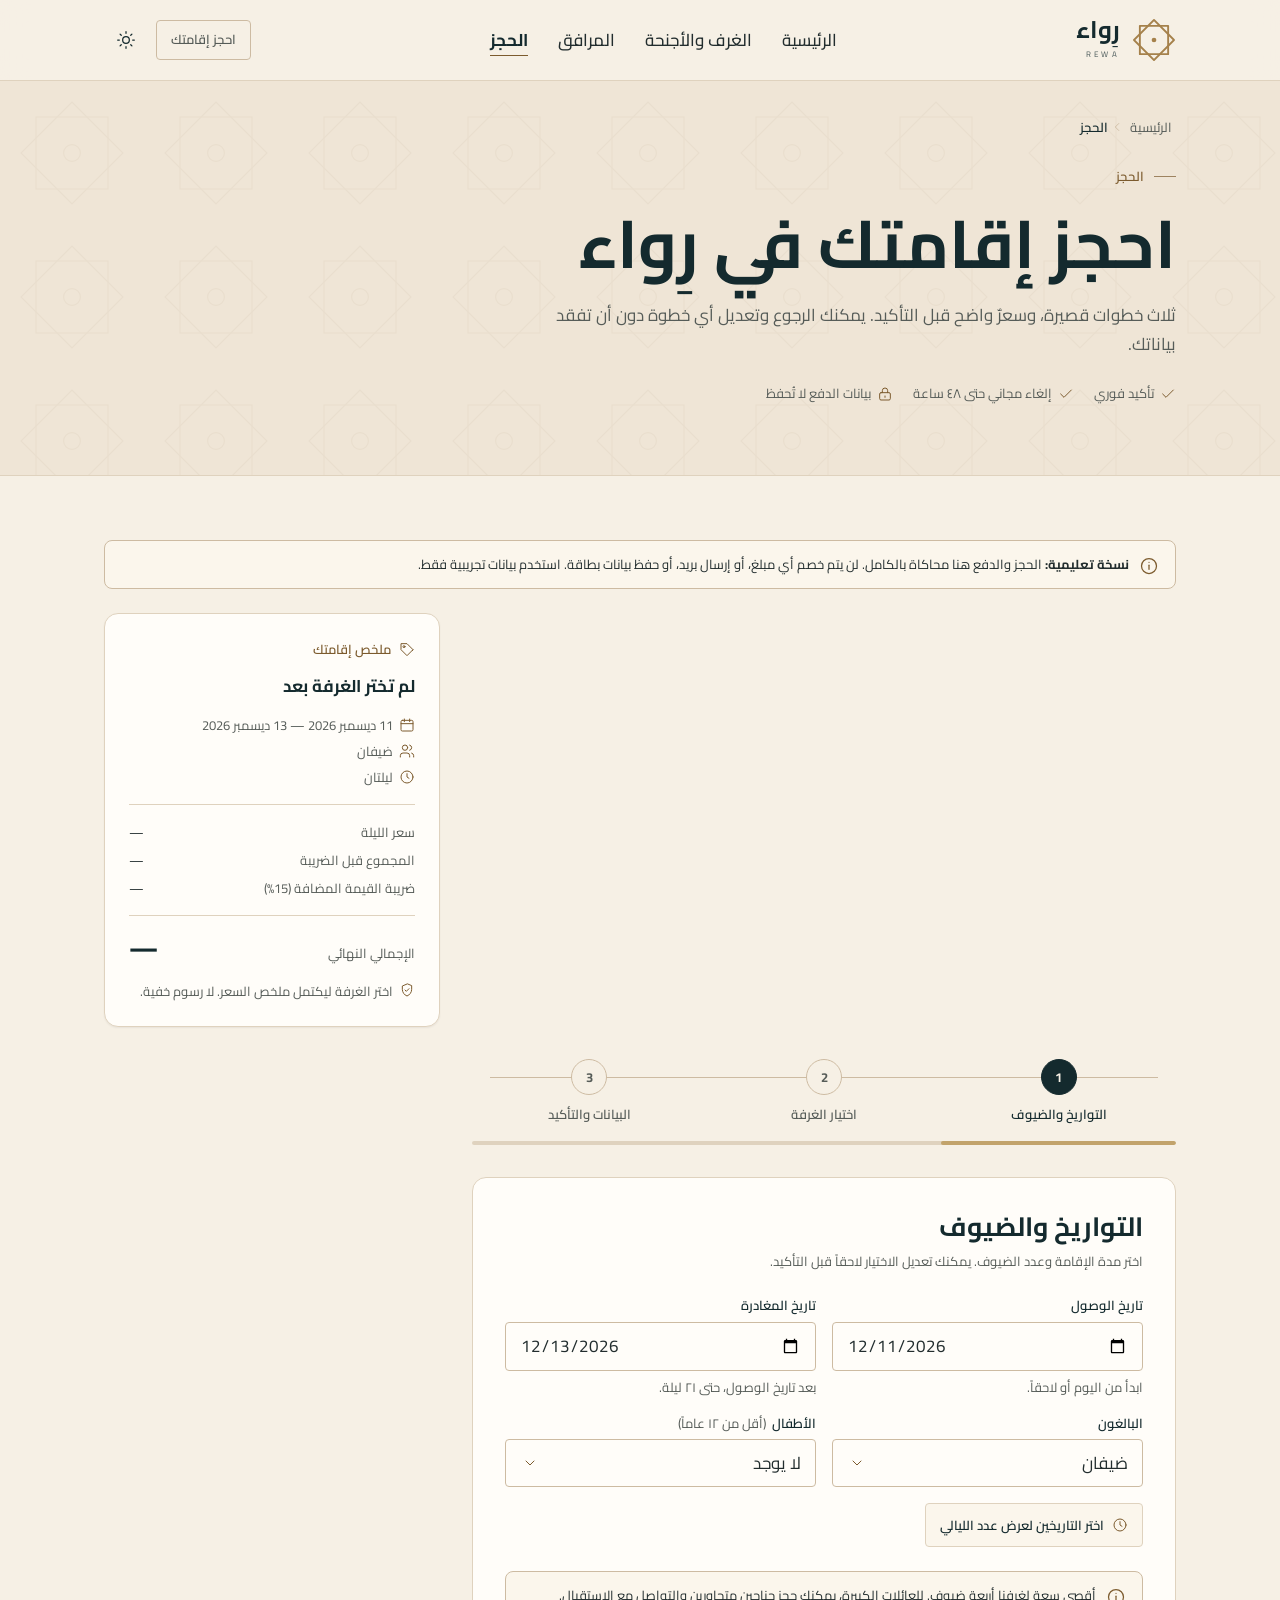
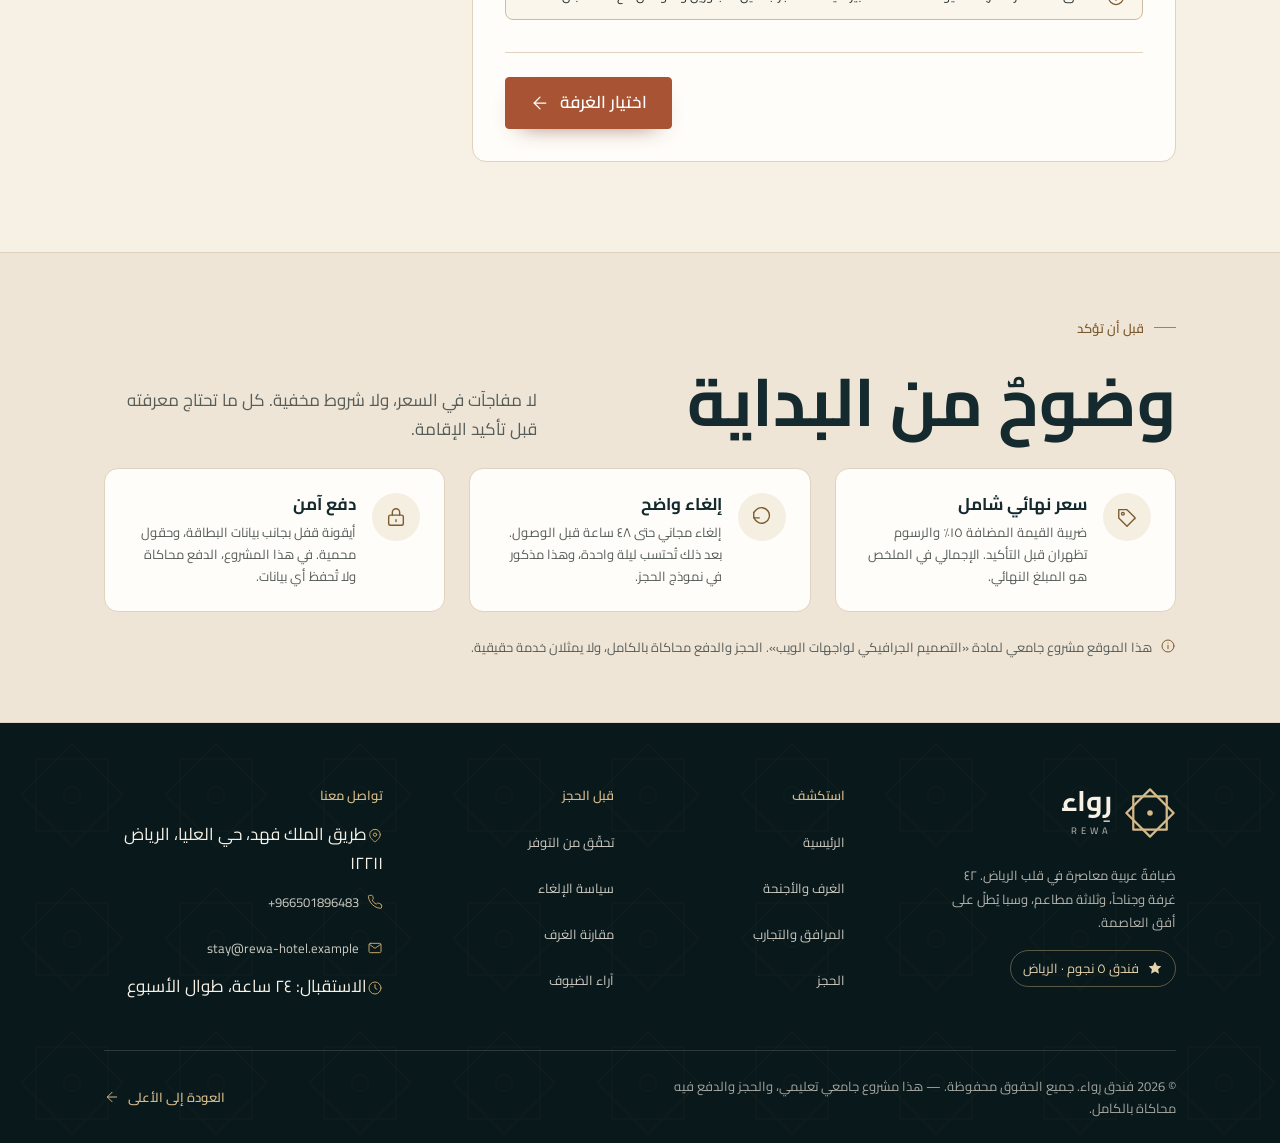
<file: booking.html>
<!doctype html>
<html lang="ar" dir="rtl">
<head>
  <meta charset="utf-8">
  <meta name="viewport" content="width=device-width, initial-scale=1">
  <title>احجز إقامتك | فندق رِواء</title>
  <meta name="description" content="احجز إقامتك في فندق رِواء عبر ثلاث خطوات: التواريخ والضيوف، اختيار الغرفة، ثم البيانات والتأكيد. ملخص سعر واضح شامل للضرائب.">
  <meta name="theme-color" content="#142A2E">
  <link rel="icon" type="image/svg+xml" href="data:image/svg+xml,%3Csvg xmlns='http://www.w3.org/2000/svg' viewBox='0 0 64 64'%3E%3Crect width='64' height='64' rx='12' fill='%23142A2E'/%3E%3Cg fill='none' stroke='%23C2A36B' stroke-width='2.8' stroke-linejoin='round'%3E%3Crect x='11.4' y='11.4' width='41.2' height='41.2'/%3E%3Crect x='11.4' y='11.4' width='41.2' height='41.2' transform='rotate(45 32 32)'/%3E%3C/g%3E%3Ccircle cx='32' cy='32' r='3.4' fill='%23C2A36B'/%3E%3C/svg%3E">
  <link rel="preconnect" href="https://fonts.googleapis.com">
  <link rel="preconnect" href="https://fonts.gstatic.com" crossorigin>
  <link href="https://fonts.googleapis.com/css2?family=Cairo:wght@300;400;500;600;700&display=swap" rel="stylesheet">
  <link rel="stylesheet" href="style.css">
  <script>try{var t=localStorage.getItem('rewa-theme');if(t==='dark'||(!t&&window.matchMedia('(prefers-color-scheme: dark)').matches)){document.documentElement.dataset.theme='dark';}}catch(e){}</script>
  <script src="script.js" defer></script>
</head>
<body>
  <a class="skip-link" href="#main">تخطّى إلى المحتوى</a>

  <svg class="svg-sprite" aria-hidden="true" focusable="false">
    <defs>
      <symbol id="i-logo" viewBox="0 0 56 56">
        <g fill="none" stroke="currentColor" stroke-width="2.4" stroke-linejoin="round">
          <rect x="10" y="10" width="36" height="36"/>
          <rect x="10" y="10" width="36" height="36" transform="rotate(45 28 28)"/>
        </g>
        <circle cx="28" cy="28" r="3" fill="currentColor" stroke="none"/>
      </symbol>
      <symbol id="i-arrow" viewBox="0 0 24 24"><path d="M19 12H5"/><path d="m12 19-7-7 7-7"/></symbol>
      <symbol id="i-back" viewBox="0 0 24 24"><path d="M5 12h14"/><path d="m12 5 7 7-7 7"/></symbol>
      <symbol id="i-chevron" viewBox="0 0 24 24"><path d="m6 9 6 6 6-6"/></symbol>
      <symbol id="i-calendar" viewBox="0 0 24 24"><rect x="3" y="5" width="18" height="16" rx="2"/><path d="M16 3v4M8 3v4M3 10h18"/></symbol>
      <symbol id="i-users" viewBox="0 0 24 24"><path d="M16 21v-2a4 4 0 0 0-4-4H6a4 4 0 0 0-4 4v2"/><circle cx="9" cy="7" r="4"/><path d="M22 21v-2a4 4 0 0 0-3-3.87M16 3.13a4 4 0 0 1 0 7.75"/></symbol>
      <symbol id="i-check" viewBox="0 0 24 24"><path d="M20 6 9 17l-5-5"/></symbol>
      <symbol id="i-check-circle" viewBox="0 0 24 24"><circle cx="12" cy="12" r="9"/><path d="m8.5 12 2.5 2.5 4.5-5"/></symbol>
      <symbol id="i-alert" viewBox="0 0 24 24"><circle cx="12" cy="12" r="9"/><path d="M12 8v5"/><path d="M12 16.5h.01"/></symbol>
      <symbol id="i-info" viewBox="0 0 24 24"><circle cx="12" cy="12" r="9"/><path d="M12 11v5"/><path d="M12 7.5h.01"/></symbol>
      <symbol id="i-x" viewBox="0 0 24 24"><path d="M18 6 6 18M6 6l12 12"/></symbol>
      <symbol id="i-menu" viewBox="0 0 24 24"><path d="M4 7h16M4 12h16M4 17h16"/></symbol>
      <symbol id="i-sun" viewBox="0 0 24 24"><circle cx="12" cy="12" r="4"/><path d="M12 2v2M12 20v2M4.9 4.9l1.4 1.4M17.7 17.7l1.4 1.4M2 12h2M20 12h2M4.9 19.1l1.4-1.4M17.7 6.3l1.4-1.4"/></symbol>
      <symbol id="i-moon" viewBox="0 0 24 24"><path d="M21 12.8A8.5 8.5 0 1 1 11.2 3a7 7 0 0 0 9.8 9.8Z"/></symbol>
      <symbol id="i-star" viewBox="0 0 24 24"><path fill="currentColor" stroke="none" d="m12 2.5 2.9 6 6.6.9-4.8 4.6 1.2 6.5L12 17.4 6.1 20.5l1.2-6.5L2.5 9.4l6.6-.9Z"/></symbol>
      <symbol id="i-phone" viewBox="0 0 24 24"><path d="M22 16.9v2.6a2 2 0 0 1-2.2 2 19.8 19.8 0 0 1-8.6-3.1 19.5 19.5 0 0 1-6-6A19.8 19.8 0 0 1 2.1 4.2 2 2 0 0 1 4.1 2h2.6a2 2 0 0 1 2 1.7c.1.9.3 1.7.6 2.5a2 2 0 0 1-.5 2.1L7.8 9.3a16 16 0 0 0 6 6l1-1a2 2 0 0 1 2.1-.5c.8.3 1.6.5 2.5.6a2 2 0 0 1 1.7 2Z"/></symbol>
      <symbol id="i-mail" viewBox="0 0 24 24"><rect x="3" y="5" width="18" height="14" rx="2"/><path d="m3.5 6.5 8.5 6 8.5-6"/></symbol>
      <symbol id="i-pin" viewBox="0 0 24 24"><path d="M20 10c0 5.5-8 11-8 11S4 15.5 4 10a8 8 0 0 1 16 0Z"/><circle cx="12" cy="10" r="2.5"/></symbol>
      <symbol id="i-clock" viewBox="0 0 24 24"><circle cx="12" cy="12" r="9"/><path d="M12 7v5l3 2"/></symbol>
      <symbol id="i-bed" viewBox="0 0 24 24"><path d="M2 20V9M2 13h20v7M22 20v-7a3 3 0 0 0-3-3H9v3"/><circle cx="6" cy="9" r="2"/></symbol>
      <symbol id="i-arrow-up" viewBox="0 0 24 24"><path d="M12 19V5M5 12l7-7 7 7"/></symbol>
      <symbol id="i-area" viewBox="0 0 24 24"><path d="M8 3H3v5M16 3h5v5M8 21H3v-5M16 21h5v-5"/></symbol>
      <symbol id="i-view" viewBox="0 0 24 24"><path d="M2 12s3.5-7 10-7 10 7 10 7-3.5 7-10 7S2 12 2 12Z"/><circle cx="12" cy="12" r="3"/></symbol>
      <symbol id="i-shield" viewBox="0 0 24 24"><path d="M12 3 5 6v5c0 4.5 3 8.5 7 10 4-1.5 7-5.5 7-10V6Z"/><path d="m9 12 2 2 4-4"/></symbol>
      <symbol id="i-tag" viewBox="0 0 24 24"><path d="M20.6 13.4 12 22l-9-9V4h9l8.6 8.6a1 1 0 0 1 0 1.4Z"/><circle cx="7.5" cy="8.5" r="1.5"/></symbol>
      <symbol id="i-undo" viewBox="0 0 24 24"><path d="M3 7v6h6"/><path d="M3.5 13a8.5 8.5 0 1 0 2.2-8.8L3 7"/></symbol>
      <symbol id="i-credit-card" viewBox="0 0 24 24"><rect x="2" y="5" width="20" height="14" rx="2"/><path d="M2 10h20M6 15h4"/></symbol>
      <symbol id="i-key" viewBox="0 0 24 24"><circle cx="7.5" cy="15.5" r="4.5"/><path d="m10.8 12.2 9.2-9.2M17 6l3 3M14 9l2 2"/></symbol>
      <symbol id="i-lock" viewBox="0 0 24 24"><rect x="4" y="10" width="16" height="11" rx="2"/><path d="M8 10V7a4 4 0 0 1 8 0v3"/><path d="M12 15v2"/></symbol>
      <symbol id="i-printer" viewBox="0 0 24 24"><path d="M6 9V3h12v6M6 18H4a2 2 0 0 1-2-2v-4a2 2 0 0 1 2-2h16a2 2 0 0 1 2 2v4a2 2 0 0 1-2 2h-2"/><rect x="6" y="14" width="12" height="7"/></symbol>
      <symbol id="i-sparkle" viewBox="0 0 24 24"><path d="M12 2.5 14 9l6.5 2-6.5 2L12 19.5 10 13l-6.5-2L10 9Z"/></symbol>
    </defs>
  </svg>

  <header class="site-header" id="site-header">
    <div class="container header__inner">
      <a class="brand" href="index.html" aria-label="رِواء REWA — الصفحة الرئيسية">
        <svg class="brand__symbol" viewBox="0 0 56 56" aria-hidden="true">
          <use href="#i-logo"/>
        </svg>
        <span class="brand__text">
          <span class="brand__ar">رِواء</span>
          <span class="brand__en">REWA</span>
        </span>
      </a>

      <nav class="nav" id="primary-nav" aria-label="التنقل الرئيسي">
        <ul class="nav__list">
          <li><a class="nav__link" href="index.html">الرئيسية</a></li>
          <li><a class="nav__link" href="rooms.html">الغرف والأجنحة</a></li>
          <li><a class="nav__link" href="experience.html">المرافق</a></li>
          <li><a class="nav__link" href="booking.html" aria-current="page">الحجز</a></li>
        </ul>
        <div class="nav__extra">
          <a class="btn btn--primary" href="booking.html">احجز إقامتك</a>
          <div class="nav__contact">
            <a href="tel:+966501896483"><svg class="icon" aria-hidden="true"><use href="#i-phone"/></svg><span>‎+966501896483</span></a>
            <a href="https://wa.me/966501896483?text=السلام%20عليكم،%20ابغى%20استفسر"><svg class="icon icon--sm" aria-hidden="true"><use href="#i-phone"/></svg>تواصل واستفسر عبر واتساب</a>
            <a href="mailto:stay@rewa-hotel.example"><svg class="icon" aria-hidden="true"><use href="#i-mail"/></svg><span>stay@rewa-hotel.example</span></a>
          </div>
        </div>
      </nav>

      <div class="header__actions">
        <a class="btn btn--outline btn--sm header__book" href="booking.html">احجز إقامتك</a>
        <button class="icon-btn theme-toggle" type="button" id="theme-toggle" aria-pressed="false" aria-label="تفعيل الوضع الداكن">
          <svg class="icon icon-sun" aria-hidden="true"><use href="#i-sun"/></svg>
          <svg class="icon icon-moon" aria-hidden="true"><use href="#i-moon"/></svg>
        </button>
        <button class="icon-btn menu-toggle" type="button" id="menu-toggle" aria-expanded="false" aria-controls="primary-nav" aria-label="فتح القائمة">
          <svg class="icon menu-toggle__open" aria-hidden="true"><use href="#i-menu"/></svg>
          <svg class="icon menu-toggle__close" aria-hidden="true" style="display:none"><use href="#i-x"/></svg>
        </button>
      </div>
    </div>
  </header>
  <div class="scrim" data-nav-scrim aria-hidden="true"></div>

  <main id="main" tabindex="-1">
    <div class="page-head">
      <div class="container">
        <nav class="breadcrumb" aria-label="مسار التنقل">
          <ol>
            <li><a href="index.html">الرئيسية</a></li>
            <li class="breadcrumb__sep" aria-hidden="true"><svg class="icon" aria-hidden="true"><use href="#i-chevron"/></svg></li>
            <li><span aria-current="page">الحجز</span></li>
          </ol>
        </nav>
        <p class="eyebrow" style="margin-top:16px">الحجز</p>
        <h1>احجز إقامتك في رِواء</h1>
        <p class="lead">ثلاث خطوات قصيرة، وسعرٌ واضح قبل التأكيد. يمكنك الرجوع وتعديل أي خطوة دون أن تفقد بياناتك.</p>
        <ul class="page-head__meta">
          <li><svg class="icon icon--sm" aria-hidden="true"><use href="#i-check"/></svg>تأكيد فوري</li>
          <li><svg class="icon icon--sm" aria-hidden="true"><use href="#i-check"/></svg>إلغاء مجاني حتى ٤٨ ساعة</li>
          <li><svg class="icon icon--sm" aria-hidden="true"><use href="#i-lock"/></svg>بيانات الدفع لا تُحفظ</li>
        </ul>
      </div>
    </div>

    <section class="booking-section" aria-label="نموذج الحجز">
      <div class="container">
        <div class="alert alert--info" role="note" style="margin-bottom:24px">
          <svg class="icon" aria-hidden="true"><use href="#i-info"/></svg>
          <p><strong>نسخة تعليمية:</strong> الحجز والدفع هنا محاكاة بالكامل. لن يتم خصم أي مبلغ، أو إرسال بريد، أو حفظ بيانات بطاقة. استخدم بيانات تجريبية فقط.</p>
        </div>

        <div class="booking-grid">
          <aside class="summary" id="summary" aria-labelledby="summary-title">
            <div class="media summary__media" id="summary-media">
              <img src="images/room-1.webp" width="900" height="900" alt="" id="summary-img" loading="lazy" decoding="async">
            </div>
            <div class="summary__body">
              <p class="summary__eyebrow">
                <svg class="icon icon--sm" aria-hidden="true"><use href="#i-tag"/></svg>
                ملخص إقامتك
              </p>
              <h2 class="summary__title" id="summary-title">لم تختر الغرفة بعد</h2>
              <div class="summary__meta">
                <span><svg class="icon icon--sm" aria-hidden="true"><use href="#i-calendar"/></svg><span id="summary-dates">اختر التواريخ</span></span>
                <span><svg class="icon icon--sm" aria-hidden="true"><use href="#i-users"/></svg><span id="summary-guests">ضيفان</span></span>
                <span><svg class="icon icon--sm" aria-hidden="true"><use href="#i-clock"/></svg><span id="summary-nights">٠ ليلة</span></span>
              </div>
              <div class="summary__rows" id="summary-rows">
                <div class="summary__row"><span>سعر الليلة</span><span id="summary-rate">—</span></div>
                <div class="summary__row"><span>المجموع قبل الضريبة</span><span id="summary-subtotal">—</span></div>
                <div class="summary__row"><span>ضريبة القيمة المضافة (15%)</span><span id="summary-vat">—</span></div>
              </div>
              <div class="summary__total">
                <div>
                  <span class="summary__total-label">الإجمالي النهائي</span>
                  <span class="summary__badge" id="summary-badge" hidden>
                    <svg class="icon" aria-hidden="true"><use href="#i-check"/></svg>
                    شامل الضرائب والرسوم
                  </span>
                </div>
                <span class="summary__total-value" id="summary-total">—</span>
              </div>
              <p class="summary__hint" id="summary-hint">
                <svg class="icon icon--sm" aria-hidden="true"><use href="#i-shield"/></svg>
                اختر الغرفة ليكتمل ملخص السعر. لا رسوم خفية.
              </p>
              <p class="summary__success alert alert--success" style="margin:0">
                <svg class="icon" aria-hidden="true"><use href="#i-check-circle"/></svg>
                تم تأكيد الحجز التجريبي.
              </p>
            </div>
          </aside>

          <div class="wizard">
            <ol class="stepper" aria-label="خطوات الحجز">
              <li class="stepper__item is-active" data-step-item="1" aria-current="step">
                <span class="stepper__num" aria-hidden="true">1</span>
                <span class="stepper__label"><span class="visually-hidden">الخطوة ١: </span>التواريخ والضيوف</span>
              </li>
              <li class="stepper__item" data-step-item="2">
                <span class="stepper__num" aria-hidden="true">2</span>
                <span class="stepper__label"><span class="visually-hidden">الخطوة ٢: </span>اختيار الغرفة</span>
              </li>
              <li class="stepper__item" data-step-item="3">
                <span class="stepper__num" aria-hidden="true">3</span>
                <span class="stepper__label"><span class="visually-hidden">الخطوة ٣: </span>البيانات والتأكيد</span>
              </li>
            </ol>
            <div class="progress-track">
              <div class="progress__bar" id="progress-bar" role="progressbar" aria-label="تقدّم خطوات الحجز" aria-valuemin="1" aria-valuemax="3" aria-valuenow="1" aria-valuetext="الخطوة 1 من 3"></div>
            </div>

            <div class="wizard__panel">
              <form id="booking-form" novalidate>
                <div class="alert alert--error" id="form-alert" role="alert" hidden>
                  <svg class="icon" aria-hidden="true"><use href="#i-alert"/></svg>
                  <p id="form-alert-text">يرجى تصحيح الحقول المحددة قبل المتابعة.</p>
                </div>
                <p class="visually-hidden" id="form-live" role="status" aria-live="polite"></p>

                <!-- Step 1 -->
                <div class="step-panel" id="step-1" data-step="1" aria-labelledby="step-1-title">
                  <h2 id="step-1-title" tabindex="-1">التواريخ والضيوف</h2>
                  <p class="step-panel__hint">اختر مدة الإقامة وعدد الضيوف. يمكنك تعديل الاختيار لاحقاً قبل التأكيد.</p>

                  <div class="form-grid" style="margin-top:24px">
                    <div class="field" id="field-checkin">
                      <label for="checkin">تاريخ الوصول</label>
                      <input class="input" type="date" id="checkin" name="checkIn" required aria-describedby="checkin-hint checkin-error">
                      <p class="field__hint" id="checkin-hint">ابدأ من اليوم أو لاحقاً.</p>
                      <p class="field__error" id="checkin-error" hidden>
                        <svg class="icon icon--sm" aria-hidden="true"><use href="#i-alert"/></svg>
                        <span></span>
                      </p>
                    </div>
                    <div class="field" id="field-checkout">
                      <label for="checkout">تاريخ المغادرة</label>
                      <input class="input" type="date" id="checkout" name="checkOut" required aria-describedby="checkout-hint checkout-error">
                      <p class="field__hint" id="checkout-hint">بعد تاريخ الوصول، حتى ٢١ ليلة.</p>
                      <p class="field__error" id="checkout-error" hidden>
                        <svg class="icon icon--sm" aria-hidden="true"><use href="#i-alert"/></svg>
                        <span></span>
                      </p>
                    </div>
                    <div class="field">
                      <label for="adults">البالغون</label>
                      <select class="select" id="adults" name="adults" aria-describedby="guests-error">
                        <option value="1">ضيف واحد</option>
                        <option value="2" selected>ضيفان</option>
                        <option value="3">٣ ضيوف</option>
                        <option value="4">٤ ضيوف</option>
                      </select>
                    </div>
                    <div class="field">
                      <label for="children">الأطفال <span class="optional">(أقل من ١٢ عاماً)</span></label>
                      <select class="select" id="children" name="children">
                        <option value="0" selected>لا يوجد</option>
                        <option value="1">طفل واحد</option>
                        <option value="2">طفلان</option>
                      </select>
                    </div>
                    <p class="field__error field--full" id="guests-error" hidden>
                      <svg class="icon icon--sm" aria-hidden="true"><use href="#i-alert"/></svg>
                      <span></span>
                    </p>
                  </div>

                  <p class="nights-readout" id="nights-readout">
                    <svg class="icon icon--sm" aria-hidden="true"><use href="#i-clock"/></svg>
                    <span>اختر التاريخين لعرض عدد الليالي</span>
                  </p>

                  <div class="alert alert--info" style="margin-top:24px">
                    <svg class="icon" aria-hidden="true"><use href="#i-info"/></svg>
                    <p>أقصى سعة لغرفنا أربعة ضيوف. للعائلات الكبيرة، يمكنك حجز جناحين متجاورين والتواصل مع الاستقبال.</p>
                  </div>

                  <div class="wizard__nav" data-single="true">
                    <button class="btn btn--primary" type="button" data-next="2">
                      اختيار الغرفة
                      <svg class="icon" aria-hidden="true"><use href="#i-arrow"/></svg>
                    </button>
                  </div>
                </div>

                <!-- Step 2 -->
                <div class="step-panel" id="step-2" data-step="2" aria-labelledby="step-2-title" hidden>
                  <h2 id="step-2-title" tabindex="-1">اختيار الغرفة</h2>
                  <p class="step-panel__hint" id="step-2-summary">اختر الغرفة التي تناسب عدد ضيوفك وميزانيتك. الأسعار المعروضة هي إجمالي الإقامة شامل الضريبة.</p>

                  <fieldset>
                    <legend>الغرف المتاحة</legend>
                    <div class="room-choice" id="room-choice">
                      <label class="radio-card" data-room-option="deluxe">
                        <input class="radio-card__input" type="radio" name="room" value="deluxe" data-capacity="2">
                        <span class="radio-card__media">
                          <img src="images/room-1.webp" width="900" height="900" alt="غرفة ديلوكس بسرير كينغ وجدار خشبي منحوت" loading="lazy" decoding="async">
                        </span>
                        <span class="radio-card__body">
                          <span class="radio-card__title">غرفة ديلوكس</span>
                          <span class="radio-card__meta"><span>٤٦ م²</span> <span>ضيفان</span> <span>سرير كينغ</span></span>
                          <span class="radio-card__flag" data-room-flag hidden>
                            <svg class="icon" aria-hidden="true"><use href="#i-alert"/></svg>
                            لا تتسع لعدد الضيوف المحدد
                          </span>
                        </span>
                        <span class="radio-card__price">
                          <strong>850 ر.س</strong>
                          <span>لليلة</span>
                          <span data-room-total>—</span>
                        </span>
                      </label>

                      <label class="radio-card" data-room-option="executive">
                        <input class="radio-card__input" type="radio" name="room" value="executive" data-capacity="3">
                        <span class="radio-card__media">
                          <img src="images/room-2.webp" width="900" height="381" alt="جناح تنفيذي بصالة جلوس ونافذة بانورامية على الرياض" loading="lazy" decoding="async">
                        </span>
                        <span class="radio-card__body">
                          <span class="radio-card__title">جناح تنفيذي</span>
                          <span class="radio-card__meta"><span>٧٢ م²</span> <span>٣ ضيوف</span> <span>كينغ + أريكة</span></span>
                          <span class="radio-card__flag" data-room-flag hidden>
                            <svg class="icon" aria-hidden="true"><use href="#i-alert"/></svg>
                            لا يتسع لعدد الضيوف المحدد
                          </span>
                        </span>
                        <span class="radio-card__price">
                          <strong>1,450 ر.س</strong>
                          <span>لليلة</span>
                          <span data-room-total>—</span>
                        </span>
                      </label>

                      <label class="radio-card" data-room-option="royal">
                        <input class="radio-card__input" type="radio" name="room" value="royal" data-capacity="4">
                        <span class="radio-card__media">
                          <img src="images/room-3.webp" width="900" height="560" alt="جناح رِواء الملكي بصالة واسعة وغرفتَي نوم" loading="lazy" decoding="async">
                        </span>
                        <span class="radio-card__body">
                          <span class="radio-card__title">جناح رِواء الملكي</span>
                          <span class="radio-card__meta"><span>١١٠ م²</span> <span>٤ ضيوف</span> <span>غرفتا نوم</span></span>
                          <span class="radio-card__flag" data-room-flag hidden>
                            <svg class="icon" aria-hidden="true"><use href="#i-alert"/></svg>
                            لا يتسع لعدد الضيوف المحدد
                          </span>
                        </span>
                        <span class="radio-card__price">
                          <strong>2,600 ر.س</strong>
                          <span>لليلة</span>
                          <span data-room-total>—</span>
                        </span>
                      </label>
                    </div>
                    <p class="field__error" id="room-error" hidden>
                      <svg class="icon icon--sm" aria-hidden="true"><use href="#i-alert"/></svg>
                      <span>اختر غرفة للمتابعة.</span>
                    </p>
                  </fieldset>

                  <div class="wizard__nav">
                    <button class="btn btn--ghost" type="button" data-back="1">
                      <svg class="icon" aria-hidden="true"><use href="#i-back"/></svg>
                      السابق
                    </button>
                    <button class="btn btn--primary" type="button" data-next="3">
                      البيانات والتأكيد
                      <svg class="icon" aria-hidden="true"><use href="#i-arrow"/></svg>
                    </button>
                  </div>
                </div>

                <!-- Step 3 -->
                <div class="step-panel" id="step-3" data-step="3" aria-labelledby="step-3-title" hidden>
                  <h2 id="step-3-title" tabindex="-1">البيانات والتأكيد</h2>
                  <p class="step-panel__hint">نحتاج فقط ما يلزم لتأكيد إقامتك. الحقول المعلّمة مطلوبة.</p>

                  <fieldset>
                    <legend>بيانات الضيف</legend>
                    <div class="form-grid">
                      <div class="field field--full" id="field-name">
                        <label for="guest-name">الاسم الكامل</label>
                        <input class="input" type="text" id="guest-name" name="name" autocomplete="name" required placeholder="مثال: نورة العبدالله" aria-describedby="name-error">
                        <p class="field__error" id="name-error" hidden>
                          <svg class="icon icon--sm" aria-hidden="true"><use href="#i-alert"/></svg>
                          <span>أدخل اسماً من ٣ أحرف على الأقل.</span>
                        </p>
                      </div>
                      <div class="field" id="field-email">
                        <label for="guest-email">البريد الإلكتروني</label>
                        <input class="input input--ltr" type="email" id="guest-email" name="email" autocomplete="email" inputmode="email" required placeholder="name@example.com" aria-describedby="email-error">
                        <p class="field__error" id="email-error" hidden>
                          <svg class="icon icon--sm" aria-hidden="true"><use href="#i-alert"/></svg>
                          <span>أدخل بريداً إلكترونياً صحيحاً، مثل name@example.com.</span>
                        </p>
                      </div>
                      <div class="field" id="field-phone">
                        <label for="guest-phone">رقم الجوال</label>
                        <input class="input input--ltr" type="tel" id="guest-phone" name="phone" autocomplete="tel" inputmode="tel" required placeholder="05X XXX XXXX" aria-describedby="phone-hint phone-error">
                        <p class="field__hint" id="phone-hint">رقم سعودي يبدأ بـ 05 أو ‎+9665.</p>
                        <p class="field__error" id="phone-error" hidden>
                          <svg class="icon icon--sm" aria-hidden="true"><use href="#i-alert"/></svg>
                          <span>أدخل رقم جوال سعودياً صحيحاً (مثال: 0512345678).</span>
                        </p>
                      </div>
                      <div class="field">
                        <label for="arrival-time">وقت الوصول المتوقع <span class="optional">(اختياري)</span></label>
                        <select class="select" id="arrival-time" name="arrivalTime">
                          <option value="">لم أحدد بعد</option>
                          <option value="14-16">2:00 – 4:00 مساءً</option>
                          <option value="16-18">4:00 – 6:00 مساءً</option>
                          <option value="18-22">6:00 – 10:00 مساءً</option>
                          <option value="22+">بعد 10:00 مساءً</option>
                        </select>
                      </div>
                      <div class="field field--full">
                        <label for="requests">طلبات خاصة <span class="optional">(اختياري)</span></label>
                        <textarea class="textarea" id="requests" name="requests" rows="3" maxlength="300" placeholder="مثال: طابق مرتفع، وسادة إضافية، أو وصول مبكر." aria-describedby="requests-hint"></textarea>
                        <p class="field__hint" id="requests-hint">نحاول تلبية الطلبات حسب التوفر، دون التزام.</p>
                      </div>
                    </div>
                  </fieldset>

                  <fieldset class="step-panel__section">
                    <legend>طريقة الدفع</legend>
                    <div class="payment-options">
                      <label class="payment-option">
                        <input type="radio" name="payment" value="card" checked>
                        <span class="payment-option__body">
                          <span class="payment-option__title"><svg class="icon icon--sm" aria-hidden="true"><use href="#i-credit-card"/></svg>بطاقة ائتمانية (محاكاة)</span>
                          <span class="payment-option__meta">استخدم 4242 4242 4242 4242 للتجربة. لا تُحفظ أي بيانات.</span>
                        </span>
                      </label>
                      <label class="payment-option">
                        <input type="radio" name="payment" value="onsite">
                        <span class="payment-option__body">
                          <span class="payment-option__title"><svg class="icon icon--sm" aria-hidden="true"><use href="#i-key"/></svg>الدفع عند الوصول</span>
                          <span class="payment-option__meta">نحتفظ بالحجز حتى 6:00 مساءً في يوم الوصول.</span>
                        </span>
                      </label>
                    </div>

                    <div class="form-grid" id="card-fields" style="margin-top:16px">
                      <div class="field field--full" id="field-card-number">
                        <label for="card-number">رقم البطاقة</label>
                        <input class="input input--ltr" type="text" id="card-number" name="cardNumber" inputmode="numeric" autocomplete="cc-number" maxlength="19" placeholder="4242 4242 4242 4242" aria-describedby="card-number-error">
                        <p class="field__error" id="card-number-error" hidden>
                          <svg class="icon icon--sm" aria-hidden="true"><use href="#i-alert"/></svg>
                          <span>أدخل ١٦ رقماً صحيحاً للبطاقة التجريبية.</span>
                        </p>
                      </div>
                      <div class="field field--full" id="field-card-name">
                        <label for="card-name">الاسم على البطاقة</label>
                        <input class="input" type="text" id="card-name" name="cardName" autocomplete="cc-name" placeholder="REWA GUEST" aria-describedby="card-name-error">
                        <p class="field__error" id="card-name-error" hidden>
                          <svg class="icon icon--sm" aria-hidden="true"><use href="#i-alert"/></svg>
                          <span>أدخل الاسم كما يظهر على البطاقة.</span>
                        </p>
                      </div>
                      <div class="field" id="field-expiry">
                        <label for="card-expiry">تاريخ الانتهاء</label>
                        <input class="input input--ltr" type="text" id="card-expiry" name="expiry" inputmode="numeric" autocomplete="cc-exp" maxlength="5" placeholder="MM/YY" aria-describedby="expiry-error">
                        <p class="field__error" id="expiry-error" hidden>
                          <svg class="icon icon--sm" aria-hidden="true"><use href="#i-alert"/></svg>
                          <span>أدخل تاريخاً صحيحاً بصيغة MM/YY.</span>
                        </p>
                      </div>
                      <div class="field" id="field-cvv">
                        <label for="card-cvv">رمز التحقق CVV</label>
                        <input class="input input--ltr" type="text" id="card-cvv" name="cvv" inputmode="numeric" autocomplete="cc-csc" maxlength="4" placeholder="123" aria-describedby="cvv-error">
                        <p class="field__error" id="cvv-error" hidden>
                          <svg class="icon icon--sm" aria-hidden="true"><use href="#i-alert"/></svg>
                          <span>أدخل ٣ أو ٤ أرقام.</span>
                        </p>
                      </div>
                      <p class="secure-note field--full">
                        <svg class="icon icon--sm" aria-hidden="true"><use href="#i-lock"/></svg>
                        محاكاة دفع آمنة: لا يتم إرسال هذه البيانات إلى أي جهة، ولا تُخزَّن بعد إغلاق الصفحة.
                      </p>
                    </div>
                  </fieldset>

                  <div class="step-panel__section">
                    <label class="check" for="terms">
                      <input type="checkbox" id="terms" name="terms" required aria-describedby="terms-error">
                      <span>أوافق على سياسة الحجز والإلغاء، وأؤكد أن بيانات الحجز تجريبية لأغراض المشروع الجامعي.</span>
                    </label>
                    <div class="policy-box">
                      <details>
                        <summary>
                          <svg class="icon icon--sm" aria-hidden="true"><use href="#i-info"/></svg>
                          اقرأ سياسة الإلغاء
                        </summary>
                        <p>إلغاء مجاني حتى ٤٨ ساعة قبل تاريخ الوصول. بعد ذلك تُحتسب قيمة ليلة واحدة. في حال عدم الحضور، تُحتسب ليلة واحدة. جميع الأسعار بالريال السعودي وتشمل ضريبة القيمة المضافة ١٥٪.</p>
                      </details>
                    </div>
                    <p class="field__error" id="terms-error" hidden style="margin-top:8px">
                      <svg class="icon icon--sm" aria-hidden="true"><use href="#i-alert"/></svg>
                      <span>يجب الموافقة على السياسة قبل تأكيد الحجز.</span>
                    </p>
                  </div>

                  <div class="wizard__nav">
                    <button class="btn btn--ghost" type="button" data-back="2">
                      <svg class="icon" aria-hidden="true"><use href="#i-back"/></svg>
                      السابق
                    </button>
                    <button class="btn btn--primary" type="submit" id="confirm-btn">
                      <span class="spinner" id="confirm-spinner" hidden aria-hidden="true"></span>
                      <span id="confirm-label">تأكيد الحجز</span>
                      <svg class="icon" id="confirm-icon" aria-hidden="true"><use href="#i-check"/></svg>
                    </button>
                  </div>
                </div>
              </form>

              <div class="booking-success" id="booking-success" role="status" tabindex="-1" hidden>
                <div class="success-mark" aria-hidden="true">
                  <svg class="icon" aria-hidden="true"><use href="#i-check-circle"/></svg>
                </div>
                <h2 id="success-heading">تم تأكيد حجزك التجريبي</h2>
                <p>شكراً لك. هذا تأكيد تعليمي لم يُجرِ أي خصم فعلي. في النسخة الحقيقية، ستصل تفاصيل الحجز إلى بريدك الإلكتروني.</p>
                <p class="success-ref">
                  <svg class="icon icon--sm" aria-hidden="true"><use href="#i-tag"/></svg>
                  رقم الحجز: <span id="success-ref">RWA-000000</span>
                </p>
                <dl class="success-recap">
                  <div><dt>الغرفة</dt><dd id="success-room">—</dd></div>
                  <div><dt>التواريخ</dt><dd id="success-dates">—</dd></div>
                  <div><dt>الضيوف</dt><dd id="success-guests">—</dd></div>
                  <div><dt>الإجمالي النهائي</dt><dd id="success-total">—</dd></div>
                </dl>
                <div class="booking-success__actions">
                  <a class="btn btn--primary" href="index.html">العودة إلى الرئيسية
                    <svg class="icon" aria-hidden="true"><use href="#i-arrow"/></svg>
                  </a>
                  <button class="btn btn--outline" type="button" id="print-confirmation">
                    <svg class="icon" aria-hidden="true"><use href="#i-printer"/></svg>
                    طباعة الملخص
                  </button>
                  <button class="btn btn--ghost" type="button" id="new-booking">بدء حجز جديد</button>
                </div>
                <p class="booking-success__note">لا يوجد مبلغ مدفوع. يمكنك إغلاق الصفحة الآن.</p>
              </div>
            </div>
          </div>
        </div>
      </div>
    </section>

    <section class="trust" id="trust" aria-labelledby="trust-title">
      <div class="container">
        <div class="section-head" style="margin-bottom:24px">
          <p class="eyebrow">قبل أن تؤكد</p>
          <h2 class="section-head__title" id="trust-title">وضوحٌ من البداية</h2>
          <div class="section-head__aside">
            <p class="lead">لا مفاجآت في السعر، ولا شروط مخفية. كل ما تحتاج معرفته قبل تأكيد الإقامة.</p>
          </div>
        </div>
        <div class="trust__grid">
          <div class="trust__card">
            <span class="trust__icon" aria-hidden="true"><svg class="icon" aria-hidden="true"><use href="#i-tag"/></svg></span>
            <div>
              <h3>سعر نهائي شامل</h3>
              <p>ضريبة القيمة المضافة ١٥٪ والرسوم تظهران قبل التأكيد. الإجمالي في الملخص هو المبلغ النهائي.</p>
            </div>
          </div>
          <div class="trust__card">
            <span class="trust__icon" aria-hidden="true"><svg class="icon" aria-hidden="true"><use href="#i-undo"/></svg></span>
            <div>
              <h3>إلغاء واضح</h3>
              <p>إلغاء مجاني حتى ٤٨ ساعة قبل الوصول. بعد ذلك تُحتسب ليلة واحدة، وهذا مذكور في نموذج الحجز.</p>
            </div>
          </div>
          <div class="trust__card">
            <span class="trust__icon" aria-hidden="true"><svg class="icon" aria-hidden="true"><use href="#i-lock"/></svg></span>
            <div>
              <h3>دفع آمن</h3>
              <p>أيقونة قفل بجانب بيانات البطاقة، وحقول محمية. في هذا المشروع، الدفع محاكاة ولا تُحفظ أي بيانات.</p>
            </div>
          </div>
        </div>
        <p class="trust__note">
          <svg class="icon icon--sm" aria-hidden="true"><use href="#i-info"/></svg>
          هذا الموقع مشروع جامعي لمادة «التصميم الجرافيكي لواجهات الويب». الحجز والدفع محاكاة بالكامل، ولا يمثلان خدمة حقيقية.
        </p>
      </div>
    </section>
  </main>

  <footer class="site-footer" id="contact">
    <div class="container">
      <div class="footer__grid">
        <div class="footer__brand">
          <a class="brand brand--on-dark" href="index.html" aria-label="رِواء REWA — الصفحة الرئيسية">
            <svg class="brand__symbol" viewBox="0 0 56 56" aria-hidden="true">
              <use href="#i-logo"/>
            </svg>
            <span class="brand__text">
              <span class="brand__ar">رِواء</span>
              <span class="brand__en">REWA</span>
            </span>
          </a>
          <p>ضيافةٌ عربية معاصرة في قلب الرياض. ٤٢ غرفة وجناحاً، وثلاثة مطاعم، وسبا يُطلّ على أفق العاصمة.</p>
          <span class="footer__badge">
            <svg class="icon icon--sm" aria-hidden="true"><use href="#i-star"/></svg>
            فندق ٥ نجوم · الرياض
          </span>
        </div>

        <nav aria-labelledby="footer-explore">
          <h2 class="footer__title" id="footer-explore">استكشف</h2>
          <ul class="footer__list">
            <li><a href="index.html">الرئيسية</a></li>
            <li><a href="rooms.html">الغرف والأجنحة</a></li>
            <li><a href="experience.html">المرافق والتجارب</a></li>
            <li><a href="booking.html">الحجز</a></li>
          </ul>
        </nav>

        <nav aria-labelledby="footer-booking">
          <h2 class="footer__title" id="footer-booking">قبل الحجز</h2>
          <ul class="footer__list">
            <li><a href="booking.html">تحقّق من التوفر</a></li>
            <li><a href="booking.html#trust">سياسة الإلغاء</a></li>
            <li><a href="rooms.html#rooms-grid">مقارنة الغرف</a></li>
            <li><a href="index.html#testimonials">آراء الضيوف</a></li>
          </ul>
        </nav>

        <div>
          <h2 class="footer__title">تواصل معنا</h2>
          <address class="footer__contact" style="font-style:normal">
            <span><svg class="icon icon--sm" aria-hidden="true"><use href="#i-pin"/></svg>طريق الملك فهد، حي العليا، الرياض ١٢٢١١</span>
            <a href="tel:+966501896483"><svg class="icon icon--sm" aria-hidden="true"><use href="#i-phone"/></svg>‎+966501896483</a>
            <a href="mailto:stay@rewa-hotel.example"><svg class="icon icon--sm" aria-hidden="true"><use href="#i-mail"/></svg>stay@rewa-hotel.example</a>
            <span><svg class="icon icon--sm" aria-hidden="true"><use href="#i-clock"/></svg>الاستقبال: ٢٤ ساعة، طوال الأسبوع</span>
          </address>
        </div>
      </div>

      <div class="footer__bottom">
        <p>© <span data-year>2026</span> فندق رِواء. جميع الحقوق محفوظة. — هذا مشروع جامعي تعليمي، والحجز والدفع فيه محاكاة بالكامل.</p>
        <a class="footer__top" href="#main">العودة إلى الأعلى
          <svg class="icon icon--sm" aria-hidden="true"><use href="#i-arrow-up"/></svg>
        </a>
      </div>
    </div>
  </footer>
</body>
</html>
</file>
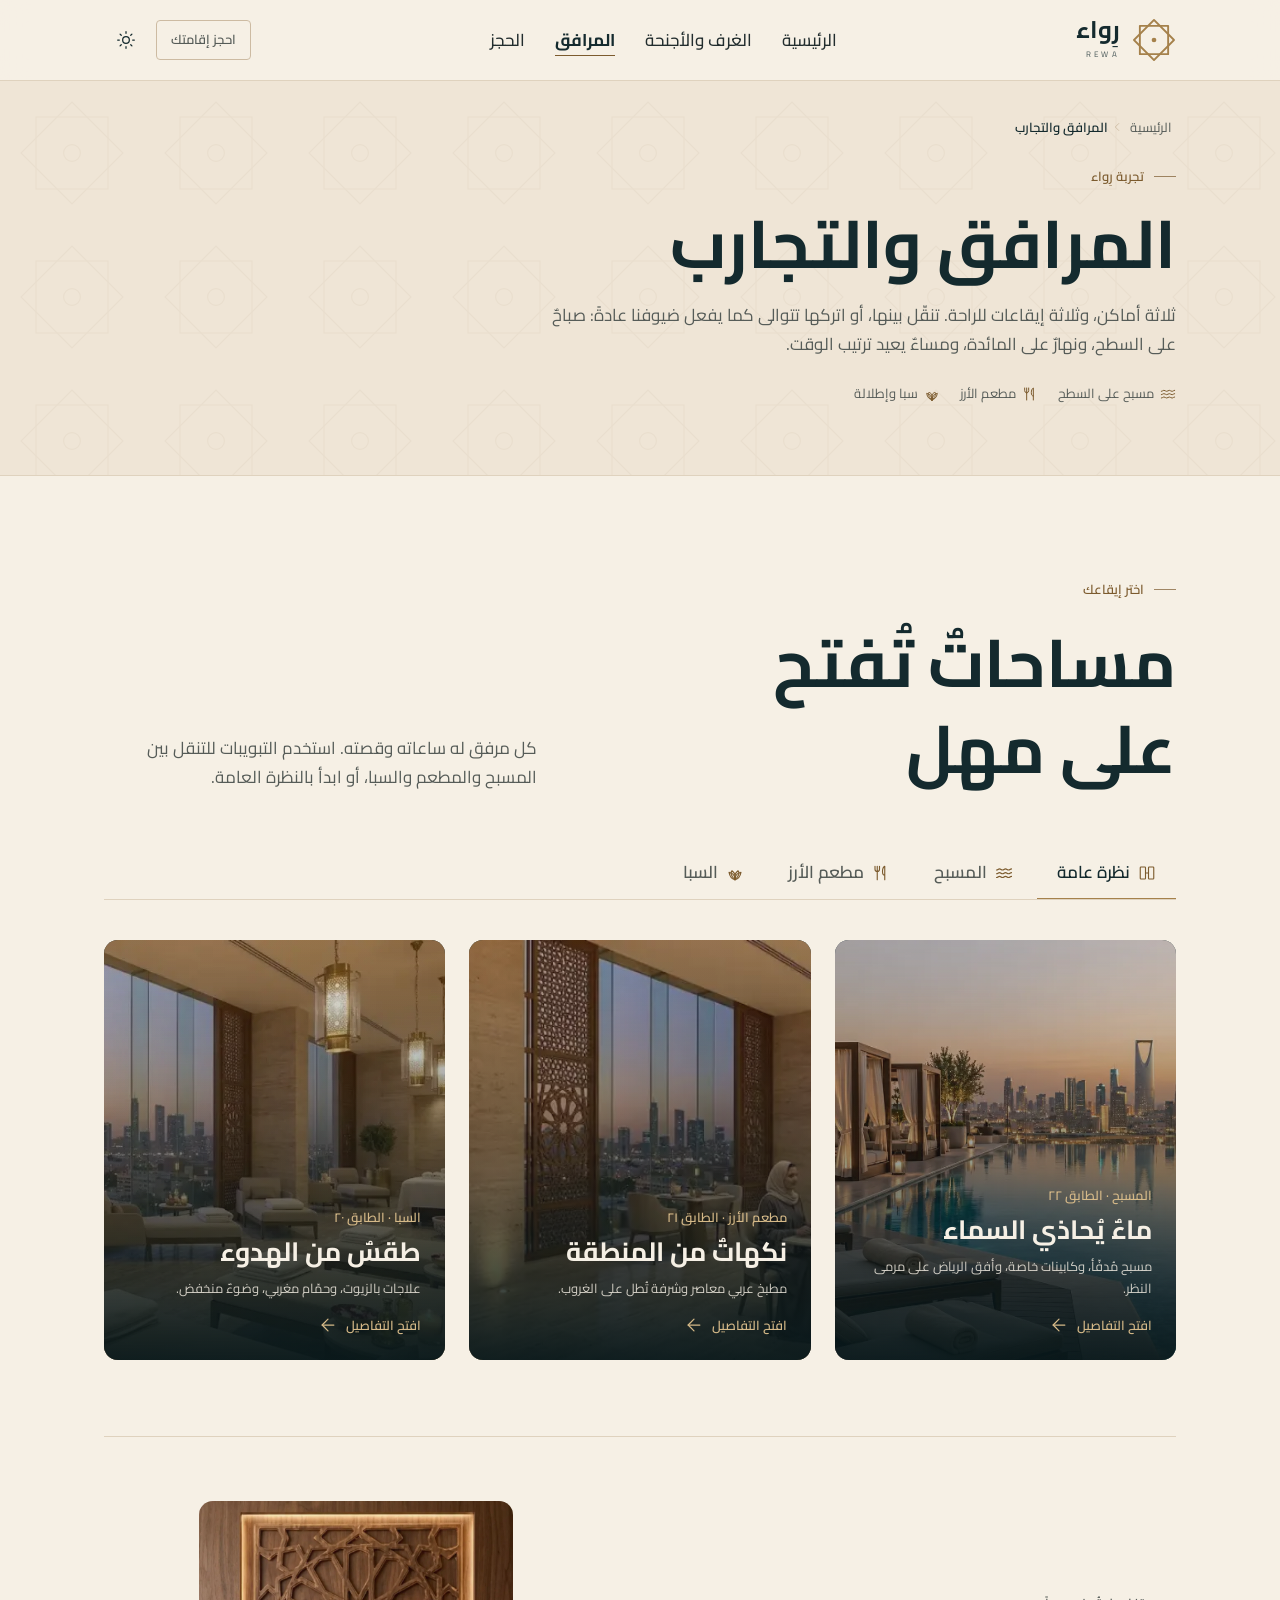
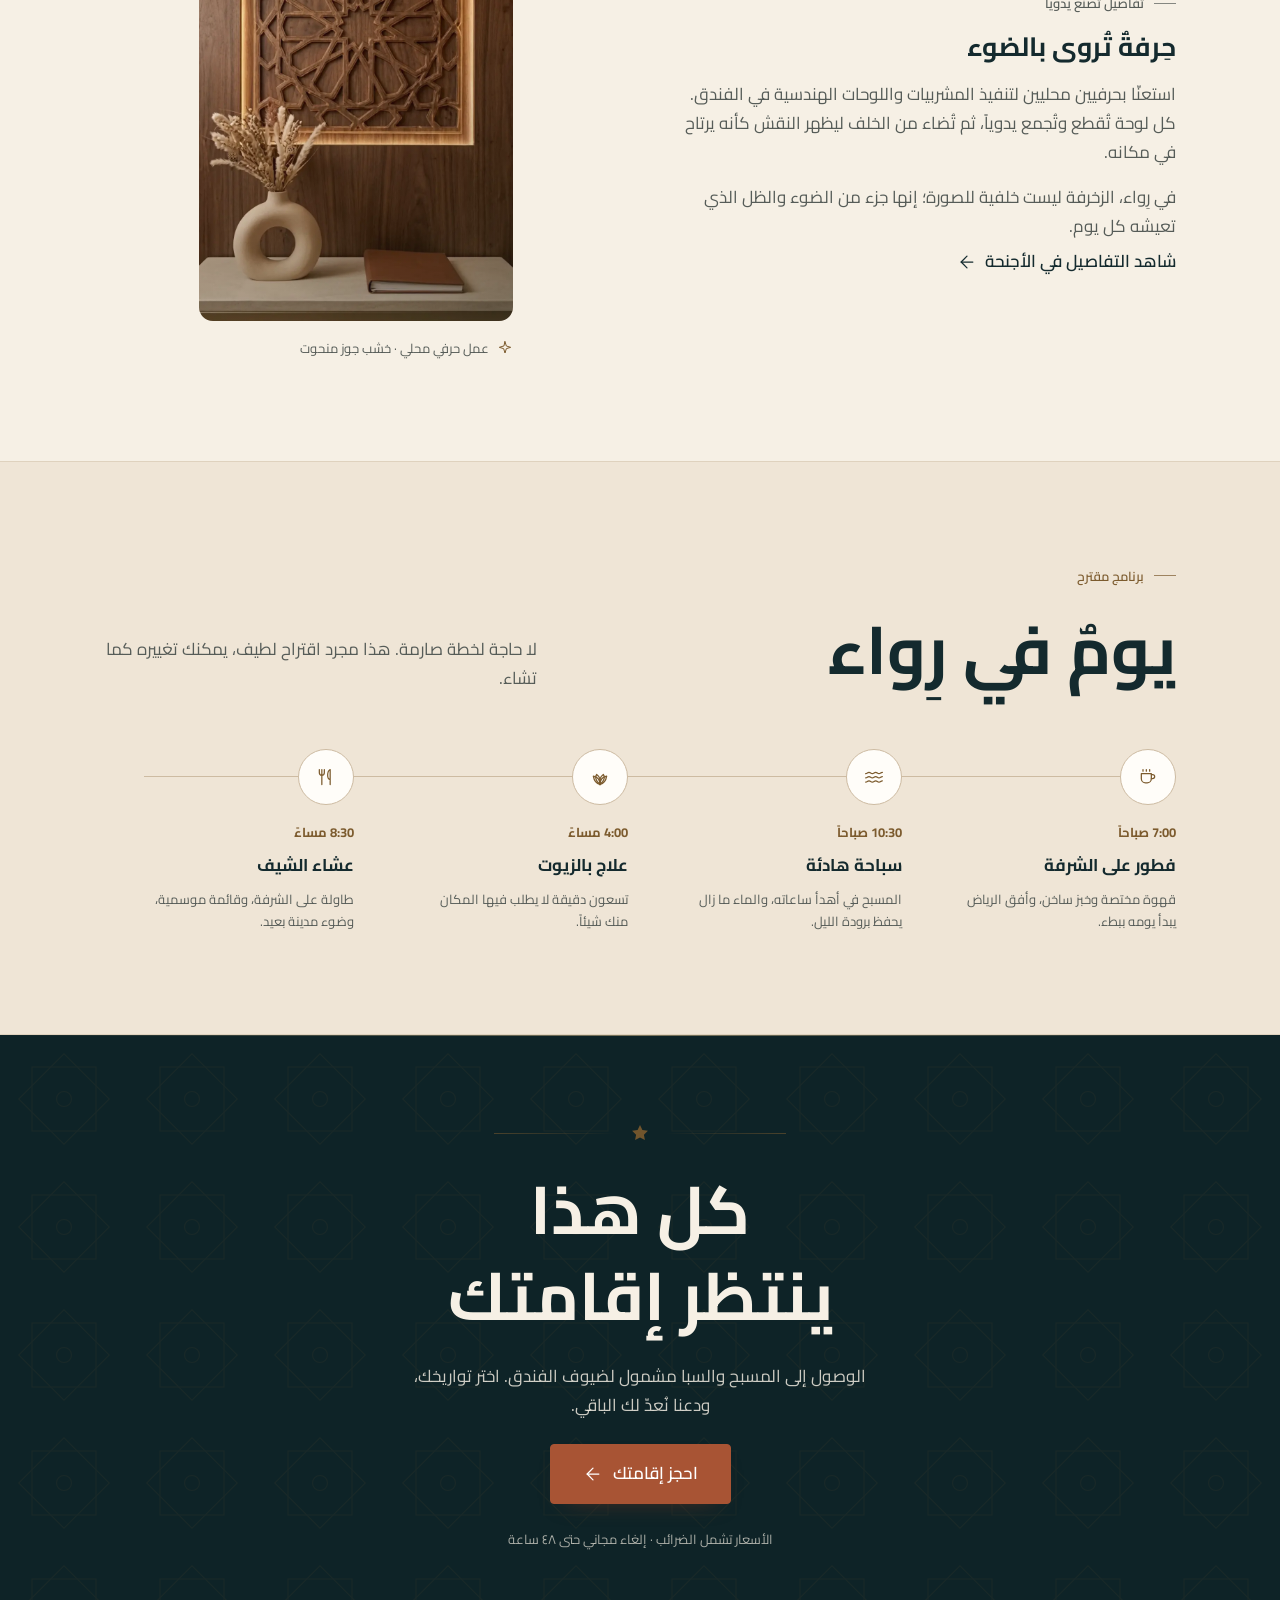
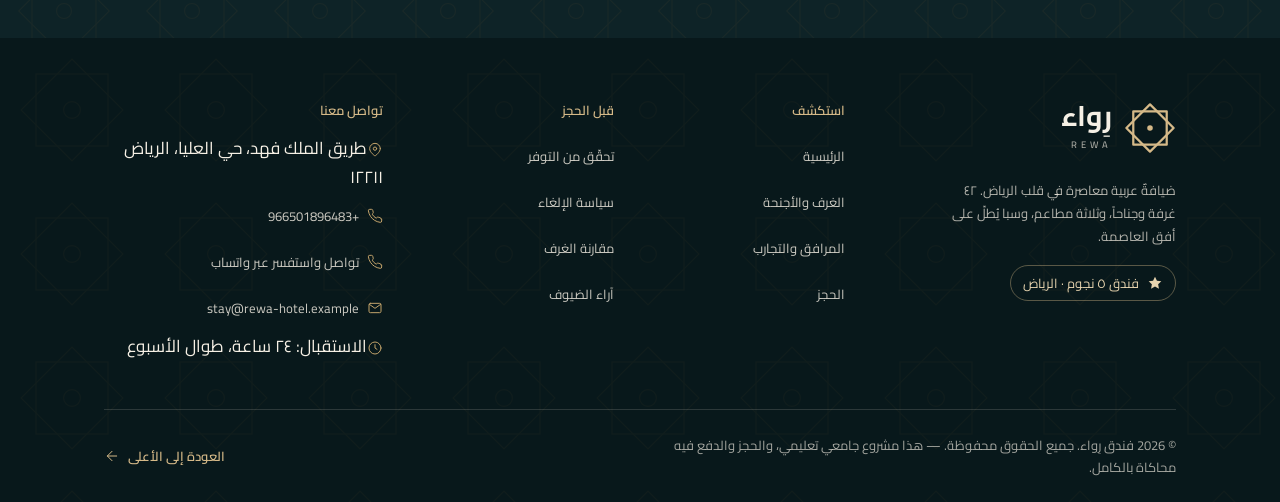
<file: experience.html>
<!doctype html>
<html lang="ar" dir="rtl">
<head>
  <meta charset="utf-8">
  <meta name="viewport" content="width=device-width, initial-scale=1">
  <title>المرافق والتجارب | فندق رِواء</title>
  <meta name="description" content="مسبح على سطح فندق رِواء، مطعم الأرز بنكهاته العربية المعاصرة، وسبا هادئ بإطلالة على الرياض. استكشف المرافق وتعرّف على ساعاتها وتفاصيلها.">
  <meta name="theme-color" content="#142A2E">
  <link rel="icon" type="image/svg+xml" href="data:image/svg+xml,%3Csvg xmlns='http://www.w3.org/2000/svg' viewBox='0 0 64 64'%3E%3Crect width='64' height='64' rx='12' fill='%23142A2E'/%3E%3Cg fill='none' stroke='%23C2A36B' stroke-width='2.8' stroke-linejoin='round'%3E%3Crect x='11.4' y='11.4' width='41.2' height='41.2'/%3E%3Crect x='11.4' y='11.4' width='41.2' height='41.2' transform='rotate(45 32 32)'/%3E%3C/g%3E%3Ccircle cx='32' cy='32' r='3.4' fill='%23C2A36B'/%3E%3C/svg%3E">
  <link rel="preconnect" href="https://fonts.googleapis.com">
  <link rel="preconnect" href="https://fonts.gstatic.com" crossorigin>
  <link href="https://fonts.googleapis.com/css2?family=Cairo:wght@300;400;500;600;700&display=swap" rel="stylesheet">
  <link rel="stylesheet" href="style.css">
  <script>try{var t=localStorage.getItem('rewa-theme');if(t==='dark'||(!t&&window.matchMedia('(prefers-color-scheme: dark)').matches)){document.documentElement.dataset.theme='dark';}}catch(e){}</script>
  <script src="script.js" defer></script>
</head>
<body>
  <a class="skip-link" href="#main">تخطّى إلى المحتوى</a>

  <svg class="svg-sprite" aria-hidden="true" focusable="false">
    <defs>
      <symbol id="i-logo" viewBox="0 0 56 56">
        <g fill="none" stroke="currentColor" stroke-width="2.4" stroke-linejoin="round">
          <rect x="10" y="10" width="36" height="36"/>
          <rect x="10" y="10" width="36" height="36" transform="rotate(45 28 28)"/>
        </g>
        <circle cx="28" cy="28" r="3" fill="currentColor" stroke="none"/>
      </symbol>
      <symbol id="i-arrow" viewBox="0 0 24 24"><path d="M19 12H5"/><path d="m12 19-7-7 7-7"/></symbol>
      <symbol id="i-back" viewBox="0 0 24 24"><path d="M5 12h14"/><path d="m12 5 7 7-7 7"/></symbol>
      <symbol id="i-chevron" viewBox="0 0 24 24"><path d="m6 9 6 6 6-6"/></symbol>
      <symbol id="i-calendar" viewBox="0 0 24 24"><rect x="3" y="5" width="18" height="16" rx="2"/><path d="M16 3v4M8 3v4M3 10h18"/></symbol>
      <symbol id="i-users" viewBox="0 0 24 24"><path d="M16 21v-2a4 4 0 0 0-4-4H6a4 4 0 0 0-4 4v2"/><circle cx="9" cy="7" r="4"/><path d="M22 21v-2a4 4 0 0 0-3-3.87M16 3.13a4 4 0 0 1 0 7.75"/></symbol>
      <symbol id="i-check" viewBox="0 0 24 24"><path d="M20 6 9 17l-5-5"/></symbol>
      <symbol id="i-check-circle" viewBox="0 0 24 24"><circle cx="12" cy="12" r="9"/><path d="m8.5 12 2.5 2.5 4.5-5"/></symbol>
      <symbol id="i-alert" viewBox="0 0 24 24"><circle cx="12" cy="12" r="9"/><path d="M12 8v5"/><path d="M12 16.5h.01"/></symbol>
      <symbol id="i-info" viewBox="0 0 24 24"><circle cx="12" cy="12" r="9"/><path d="M12 11v5"/><path d="M12 7.5h.01"/></symbol>
      <symbol id="i-x" viewBox="0 0 24 24"><path d="M18 6 6 18M6 6l12 12"/></symbol>
      <symbol id="i-menu" viewBox="0 0 24 24"><path d="M4 7h16M4 12h16M4 17h16"/></symbol>
      <symbol id="i-sun" viewBox="0 0 24 24"><circle cx="12" cy="12" r="4"/><path d="M12 2v2M12 20v2M4.9 4.9l1.4 1.4M17.7 17.7l1.4 1.4M2 12h2M20 12h2M4.9 19.1l1.4-1.4M17.7 6.3l1.4-1.4"/></symbol>
      <symbol id="i-moon" viewBox="0 0 24 24"><path d="M21 12.8A8.5 8.5 0 1 1 11.2 3a7 7 0 0 0 9.8 9.8Z"/></symbol>
      <symbol id="i-star" viewBox="0 0 24 24"><path fill="currentColor" stroke="none" d="m12 2.5 2.9 6 6.6.9-4.8 4.6 1.2 6.5L12 17.4 6.1 20.5l1.2-6.5L2.5 9.4l6.6-.9Z"/></symbol>
      <symbol id="i-phone" viewBox="0 0 24 24"><path d="M22 16.9v2.6a2 2 0 0 1-2.2 2 19.8 19.8 0 0 1-8.6-3.1 19.5 19.5 0 0 1-6-6A19.8 19.8 0 0 1 2.1 4.2 2 2 0 0 1 4.1 2h2.6a2 2 0 0 1 2 1.7c.1.9.3 1.7.6 2.5a2 2 0 0 1-.5 2.1L7.8 9.3a16 16 0 0 0 6 6l1-1a2 2 0 0 1 2.1-.5c.8.3 1.6.5 2.5.6a2 2 0 0 1 1.7 2Z"/></symbol>
      <symbol id="i-mail" viewBox="0 0 24 24"><rect x="3" y="5" width="18" height="14" rx="2"/><path d="m3.5 6.5 8.5 6 8.5-6"/></symbol>
      <symbol id="i-pin" viewBox="0 0 24 24"><path d="M20 10c0 5.5-8 11-8 11S4 15.5 4 10a8 8 0 0 1 16 0Z"/><circle cx="12" cy="10" r="2.5"/></symbol>
      <symbol id="i-clock" viewBox="0 0 24 24"><circle cx="12" cy="12" r="9"/><path d="M12 7v5l3 2"/></symbol>
      <symbol id="i-bed" viewBox="0 0 24 24"><path d="M2 20V9M2 13h20v7M22 20v-7a3 3 0 0 0-3-3H9v3"/><circle cx="6" cy="9" r="2"/></symbol>
      <symbol id="i-arrow-up" viewBox="0 0 24 24"><path d="M12 19V5M5 12l7-7 7 7"/></symbol>
      <symbol id="i-area" viewBox="0 0 24 24"><path d="M8 3H3v5M16 3h5v5M8 21H3v-5M16 21h5v-5"/></symbol>
      <symbol id="i-view" viewBox="0 0 24 24"><path d="M2 12s3.5-7 10-7 10 7 10 7-3.5 7-10 7S2 12 2 12Z"/><circle cx="12" cy="12" r="3"/></symbol>
      <symbol id="i-waves" viewBox="0 0 24 24"><path d="M2 8c2 0 2-1.5 4-1.5S8 8 10 8s2-1.5 4-1.5S16 8 18 8s2-1.5 4-1.5"/><path d="M2 13c2 0 2-1.5 4-1.5S8 13 10 13s2-1.5 4-1.5S16 13 18 13s2-1.5 4-1.5"/><path d="M2 18c2 0 2-1.5 4-1.5S8 18 10 18s2-1.5 4-1.5S16 18 18 18s2-1.5 4-1.5"/></symbol>
      <symbol id="i-utensils" viewBox="0 0 24 24"><path d="M7 3v8M4 3v4a3 3 0 0 0 6 0V3M7 11v10"/><path d="M17 21V3c-2 1-3 3.5-3 7s1 5 3 5"/></symbol>
      <symbol id="i-spa" viewBox="0 0 24 24"><path d="M12 21c0-5 3-9 8-10-1 6-4 9-8 10Z"/><path d="M12 21C12 16 9 12 4 11c1 6 4 9 8 10Z"/><path d="M12 21c-1-4 0-9 4-12 2 2 2 7-4 12Z"/><path d="M12 21c1-4 0-9-4-12-2 2-2 7 4 12Z"/></symbol>
      <symbol id="i-coffee" viewBox="0 0 24 24"><path d="M4 8h12v6a5 5 0 0 1-5 5H9a5 5 0 0 1-5-5Z"/><path d="M16 9h1.5a2.5 2.5 0 0 1 0 5H16M6 3v2M10 3v2M14 3v2"/></symbol>
      <symbol id="i-wifi" viewBox="0 0 24 24"><path d="M2 8.5a15 15 0 0 1 20 0M5.5 12a10 10 0 0 1 13 0M9 15.5a5 5 0 0 1 6 0"/><path d="M12 19h.01"/></symbol>
      <symbol id="i-sparkle" viewBox="0 0 24 24"><path d="M12 2.5 14 9l6.5 2-6.5 2L12 19.5 10 13l-6.5-2L10 9Z"/></symbol>
      <symbol id="i-shield" viewBox="0 0 24 24"><path d="M12 3 5 6v5c0 4.5 3 8.5 7 10 4-1.5 7-5.5 7-10V6Z"/><path d="m9 12 2 2 4-4"/></symbol>
      <symbol id="i-compare" viewBox="0 0 24 24"><rect x="3" y="4" width="7" height="16" rx="1"/><rect x="14" y="4" width="7" height="16" rx="1"/><path d="M10 12h4"/></symbol>
    </defs>
  </svg>

  <header class="site-header" id="site-header">
    <div class="container header__inner">
      <a class="brand" href="index.html" aria-label="رِواء REWA — الصفحة الرئيسية">
        <svg class="brand__symbol" viewBox="0 0 56 56" aria-hidden="true">
          <use href="#i-logo"/>
        </svg>
        <span class="brand__text">
          <span class="brand__ar">رِواء</span>
          <span class="brand__en">REWA</span>
        </span>
      </a>

      <nav class="nav" id="primary-nav" aria-label="التنقل الرئيسي">
        <ul class="nav__list">
          <li><a class="nav__link" href="index.html">الرئيسية</a></li>
          <li><a class="nav__link" href="rooms.html">الغرف والأجنحة</a></li>
          <li><a class="nav__link" href="experience.html" aria-current="page">المرافق</a></li>
          <li><a class="nav__link" href="booking.html">الحجز</a></li>
        </ul>
        <div class="nav__extra">
          <a class="btn btn--primary" href="booking.html">احجز إقامتك</a>
          <div class="nav__contact">
            <a href="tel:+966501896483"><svg class="icon" aria-hidden="true"><use href="#i-phone"/></svg><span>+966501896483</span></a>
            <a href="mailto:stay@rewa-hotel.example"><svg class="icon" aria-hidden="true"><use href="#i-mail"/></svg><span>stay@rewa-hotel.example</span></a>
          </div>
        </div>
      </nav>

      <div class="header__actions">
        <a class="btn btn--outline btn--sm header__book" href="booking.html">احجز إقامتك</a>
        <button class="icon-btn theme-toggle" type="button" id="theme-toggle" aria-pressed="false" aria-label="تفعيل الوضع الداكن">
          <svg class="icon icon-sun" aria-hidden="true"><use href="#i-sun"/></svg>
          <svg class="icon icon-moon" aria-hidden="true"><use href="#i-moon"/></svg>
        </button>
        <button class="icon-btn menu-toggle" type="button" id="menu-toggle" aria-expanded="false" aria-controls="primary-nav" aria-label="فتح القائمة">
          <svg class="icon menu-toggle__open" aria-hidden="true"><use href="#i-menu"/></svg>
          <svg class="icon menu-toggle__close" aria-hidden="true" style="display:none"><use href="#i-x"/></svg>
        </button>
      </div>
    </div>
  </header>
  <div class="scrim" data-nav-scrim aria-hidden="true"></div>

  <main id="main" tabindex="-1">
    <div class="page-head">
      <div class="container">
        <nav class="breadcrumb" aria-label="مسار التنقل">
          <ol>
            <li><a href="index.html">الرئيسية</a></li>
            <li class="breadcrumb__sep" aria-hidden="true"><svg class="icon" aria-hidden="true"><use href="#i-chevron"/></svg></li>
            <li><span aria-current="page">المرافق والتجارب</span></li>
          </ol>
        </nav>
        <p class="eyebrow" style="margin-top:16px">تجربة رِواء</p>
        <h1>المرافق والتجارب</h1>
        <p class="lead">ثلاثة أماكن، وثلاثة إيقاعات للراحة. تنقّل بينها، أو اتركها تتوالى كما يفعل ضيوفنا عادةً: صباحٌ على السطح، ونهارٌ على المائدة، ومساءٌ يعيد ترتيب الوقت.</p>
        <ul class="page-head__meta">
          <li><svg class="icon icon--sm" aria-hidden="true"><use href="#i-waves"/></svg>مسبح على السطح</li>
          <li><svg class="icon icon--sm" aria-hidden="true"><use href="#i-utensils"/></svg>مطعم الأرز</li>
          <li><svg class="icon icon--sm" aria-hidden="true"><use href="#i-spa"/></svg>سبا وإطلالة</li>
        </ul>
      </div>
    </div>

    <section class="section" aria-labelledby="experience-title">
      <div class="container">
        <div class="section-head">
          <p class="eyebrow">اختر إيقاعك</p>
          <h2 class="section-head__title" id="experience-title">مساحاتٌ تُفتح على مهل</h2>
          <div class="section-head__aside">
            <p class="lead">كل مرفق له ساعاته وقصته. استخدم التبويبات للتنقل بين المسبح والمطعم والسبا، أو ابدأ بالنظرة العامة.</p>
          </div>
        </div>

        <div class="tabs-wrap">
          <div class="tabs" role="tablist" aria-label="مرافق فندق رِواء">
            <button class="tab" id="tab-overview" role="tab" aria-selected="true" aria-controls="panel-overview" tabindex="0" data-tab="overview">
              <svg class="icon" aria-hidden="true"><use href="#i-compare"/></svg>
              نظرة عامة
            </button>
            <button class="tab" id="tab-pool" role="tab" aria-selected="false" aria-controls="panel-pool" tabindex="-1" data-tab="pool">
              <svg class="icon" aria-hidden="true"><use href="#i-waves"/></svg>
              المسبح
            </button>
            <button class="tab" id="tab-restaurant" role="tab" aria-selected="false" aria-controls="panel-restaurant" tabindex="-1" data-tab="restaurant">
              <svg class="icon" aria-hidden="true"><use href="#i-utensils"/></svg>
              مطعم الأرز
            </button>
            <button class="tab" id="tab-spa" role="tab" aria-selected="false" aria-controls="panel-spa" tabindex="-1" data-tab="spa">
              <svg class="icon" aria-hidden="true"><use href="#i-spa"/></svg>
              السبا
            </button>
          </div>
        </div>

        <div class="tab-panel" id="panel-overview" role="tabpanel" aria-labelledby="tab-overview" tabindex="0" data-panel="overview">
          <div class="overview-grid">
            <button class="overview-card" type="button" data-goto="pool" aria-label="افتح تفاصيل المسبح">
              <div class="media">
                <img src="images/pool.webp" width="900" height="507" alt="مسبح على سطح الفندق عند الغروب، كابينات بيضاء، وكراسي استرخاء تطل على أبراج الرياض" loading="lazy" decoding="async">
              </div>
              <span class="overview-card__body">
                <span class="facility__eyebrow">المسبح · الطابق ٢٢</span>
                <h3>ماءٌ يُحاذي السماء</h3>
                <p>مسبح مُدفّأ، وكابينات خاصة، وأفق الرياض على مرمى النظر.</p>
                <span class="overview-card__more">افتح التفاصيل
                  <svg class="icon" aria-hidden="true"><use href="#i-arrow"/></svg>
                </span>
              </span>
            </button>

            <button class="overview-card" type="button" data-goto="restaurant" aria-label="افتح تفاصيل مطعم الأرز">
              <div class="media">
                <img src="images/restaurant.webp" width="900" height="381" alt="مطعم الأرز: مشربيات خشبية منحوتة، طاولات رخامية، وإطلالة على أفق الرياض وقت الغروب" loading="lazy" decoding="async">
              </div>
              <span class="overview-card__body">
                <span class="facility__eyebrow">مطعم الأرز · الطابق ٢١</span>
                <h3>نكهاتٌ من المنطقة</h3>
                <p>مطبخ عربي معاصر وشرفة تُطل على الغروب.</p>
                <span class="overview-card__more">افتح التفاصيل
                  <svg class="icon" aria-hidden="true"><use href="#i-arrow"/></svg>
                </span>
              </span>
            </button>

            <button class="overview-card" type="button" data-goto="spa" aria-label="افتح تفاصيل السبا">
              <div class="media">
                <img src="images/spa.webp" width="900" height="554" alt="غرفة سبا هادئة بإضاءة دافئة، أسرّة تدليك بيضاء، ونافذة كبيرة على مدينة الرياض" loading="lazy" decoding="async">
              </div>
              <span class="overview-card__body">
                <span class="facility__eyebrow">السبا · الطابق ٢٠</span>
                <h3>طقسٌ من الهدوء</h3>
                <p>علاجات بالزيوت، وحمّام مغربي، وضوءٌ منخفض.</p>
                <span class="overview-card__more">افتح التفاصيل
                  <svg class="icon" aria-hidden="true"><use href="#i-arrow"/></svg>
                </span>
              </span>
            </button>
          </div>
        </div>

        <div class="tab-panel" id="panel-pool" role="tabpanel" aria-labelledby="tab-pool" tabindex="0" data-panel="pool" hidden>
          <div class="facility-detail">
            <div class="facility-detail__text">
              <p class="eyebrow">المسبح · الطابق ٢٢</p>
              <h2>ماءٌ يُحاذي السماء</h2>
              <p class="facility-detail__lead">على ارتفاع ٢٢ طابقاً، يلتقي الماء بأفق المدينة. مسبح مُدفّأ، وكابينات بستائر بيضاء، ومساحةٌ لا تطلب منك سوى أن تبطئ.</p>
              <p>يبدأ اليوم هنا مع القهوة الأولى، وينتهي بضوء الغروب المنعكس على السطح. يمكنك السباحة، أو البقاء على الكرسي مع كتاب — كلاهما خيار صحيح.</p>
              <ul class="facts">
                <li class="fact">
                  <svg class="icon" aria-hidden="true"><use href="#i-clock"/></svg>
                  <div><strong>الساعات</strong><span>يومياً، 6:00 صباحاً – 10:00 مساءً</span></div>
                </li>
                <li class="fact">
                  <svg class="icon" aria-hidden="true"><use href="#i-pin"/></svg>
                  <div><strong>الموقع</strong><span>الطابق ٢٢، السطح</span></div>
                </li>
                <li class="fact">
                  <svg class="icon" aria-hidden="true"><use href="#i-view"/></svg>
                  <div><strong>الإطلالة</strong><span>أفق الرياض من الجهة الجنوبية</span></div>
                </li>
              </ul>
              <div class="chips">
                <span class="chip"><svg class="icon" aria-hidden="true"><use href="#i-check"/></svg>مسبح مُدفّأ</span>
                <span class="chip"><svg class="icon" aria-hidden="true"><use href="#i-check"/></svg>كابينات خاصة</span>
                <span class="chip"><svg class="icon" aria-hidden="true"><use href="#i-check"/></svg>خدمة مشروبات</span>
                <span class="chip"><svg class="icon" aria-hidden="true"><use href="#i-check"/></svg>مناشف ومرايا</span>
              </div>
              <p class="facility-detail__note">
                <svg class="icon icon--sm" aria-hidden="true"><use href="#i-info"/></svg>
                الوصول مشمول لجميع ضيوف الفندق. تُحجز الكابينات عند الوصول حسب التوفر.
              </p>
            </div>
            <figure class="facility-detail__media">
              <div class="media media--4x3">
                <img src="images/pool.webp" width="900" height="507" alt="منظر واسع للمسبح على سطح رِواء وقت الغروب مع مبانٍ الرياض في الخلفية" loading="lazy" decoding="async">
              </div>
              <figcaption class="media__credit">
                <svg class="icon icon--sm icon--gold" aria-hidden="true"><use href="#i-waves"/></svg>
                جدول السباحة الحر: يومياً من 6:00 إلى 8:00 صباحاً
              </figcaption>
            </figure>
          </div>
        </div>

        <div class="tab-panel" id="panel-restaurant" role="tabpanel" aria-labelledby="tab-restaurant" tabindex="0" data-panel="restaurant" hidden>
          <div class="facility-detail facility-detail--flip">
            <div class="facility-detail__text">
              <p class="eyebrow">مطعم الأرز · الطابق ٢١</p>
              <h2>نكهاتٌ من المنطقة، بلمسة معاصرة</h2>
              <p class="facility-detail__lead">مشربيات منحوتة، وطاولات رخامية، وشرفة تُطل على الغروب. قائمة الشيف تحتفل بمكونات المنطقة، من الأرز والزعفران إلى التمر والحمضيات.</p>
              <p>أطباق تُقدَّم للمشاركة، وقهوة مختصة، وقائمة نباتية واضحة. الفطور هنا ليس خدمة إضافية، بل أول سبب للاستيقاظ.</p>
              <ul class="facts">
                <li class="fact">
                  <svg class="icon icon--sm" aria-hidden="true"><use href="#i-coffee"/></svg>
                  <div><strong>الفطور</strong><span>يومياً، 6:30 – 10:30 صباحاً</span></div>
                </li>
                <li class="fact">
                  <svg class="icon icon--sm" aria-hidden="true"><use href="#i-utensils"/></svg>
                  <div><strong>الغداء والعشاء</strong><span>12:30 – 15:30 · 19:00 – 23:00</span></div>
                </li>
                <li class="fact">
                  <svg class="icon icon--sm" aria-hidden="true"><use href="#i-pin"/></svg>
                  <div><strong>الموقع</strong><span>الطابق ٢١، بجانب صالة الضيوف</span></div>
                </li>
              </ul>
              <div class="chips">
                <span class="chip"><svg class="icon" aria-hidden="true"><use href="#i-check"/></svg>مطبخ عربي معاصر</span>
                <span class="chip"><svg class="icon" aria-hidden="true"><use href="#i-check"/></svg>شرفة الغروب</span>
                <span class="chip"><svg class="icon" aria-hidden="true"><use href="#i-check"/></svg>قائمة نباتية</span>
                <span class="chip"><svg class="icon" aria-hidden="true"><use href="#i-check"/></svg>قهوة مختصة</span>
              </div>
              <p class="facility-detail__note">
                <svg class="icon icon--sm" aria-hidden="true"><use href="#i-info"/></svg>
                يُفضّل حجز طاولة الشرفة مسبقاً عند الغروب. الإفطار مشمول في جميع الإقامات.
              </p>
            </div>
            <figure class="facility-detail__media">
              <div class="media media--4x3">
                <img src="images/restaurant.webp" width="900" height="381" alt="طاولات مطعم الأرز بإطلالة على الرياض، مع زخارف خشبية منحوتة وإضاءة دافئة" loading="lazy" decoding="async">
              </div>
              <figcaption class="media__credit">
                <svg class="icon icon--sm icon--gold" aria-hidden="true"><use href="#i-utensils"/></svg>
                عشاء الشيف: قائمة موسمية تتغيّر كل أسبوعين
              </figcaption>
            </figure>
          </div>
        </div>

        <div class="tab-panel" id="panel-spa" role="tabpanel" aria-labelledby="tab-spa" tabindex="0" data-panel="spa" hidden>
          <div class="facility-detail">
            <div class="facility-detail__text">
              <p class="eyebrow">السبا · الطابق ٢٠</p>
              <h2>طقسٌ يُعيد ترتيب الوقت</h2>
              <p class="facility-detail__lead">ضوءٌ منخفض، ورائحة خشب وزيوت دافئة، ونافذة تُطل على المدينة كأنها لوحة بعيدة. هنا لا يوجد ما يجب إنجازه.</p>
              <p>علاجات بالزيوت، وحمّام مغربي، ومدلّكون يعرفون متى يصمتون. اختر جلسة من ٦٠ أو ٩٠ دقيقة، وأترك الباقي للمكان.</p>
              <ul class="facts">
                <li class="fact">
                  <svg class="icon icon--sm" aria-hidden="true"><use href="#i-clock"/></svg>
                  <div><strong>الساعات</strong><span>يومياً، 10:00 صباحاً – 10:00 مساءً</span></div>
                </li>
                <li class="fact">
                  <svg class="icon icon--sm" aria-hidden="true"><use href="#i-pin"/></svg>
                  <div><strong>الموقع</strong><span>الطابق ٢٠، جناح السبا</span></div>
                </li>
                <li class="fact">
                  <svg class="icon icon--sm" aria-hidden="true"><use href="#i-calendar"/></svg>
                  <div><strong>الحجز</strong><span>مسبق · جلسات ٦٠ أو ٩٠ دقيقة</span></div>
                </li>
              </ul>
              <div class="chips">
                <span class="chip"><svg class="icon" aria-hidden="true"><use href="#i-check"/></svg>مساج بالزيوت</span>
                <span class="chip"><svg class="icon" aria-hidden="true"><use href="#i-check"/></svg>حمّام مغربي</span>
                <span class="chip"><svg class="icon" aria-hidden="true"><use href="#i-check"/></svg>غرفة علاج ثنائية</span>
                <span class="chip"><svg class="icon" aria-hidden="true"><use href="#i-check"/></svg>شاي أعشاب</span>
              </div>
              <p class="facility-detail__note">
                <svg class="icon icon--sm" aria-hidden="true"><use href="#i-info"/></svg>
                العلاجات تُحجز مسبقاً. يُقبل ضيوف الفندق وغيرهم حسب التوفر، ويُنصح بالوصول قبل الموعد بـ ١٥ دقيقة.
              </p>
            </div>
            <figure class="facility-detail__media">
              <div class="media media--4x3">
                <img src="images/spa.webp" width="900" height="554" alt="أسرّة تدليك بيضاء في سبا رِواء، مع شموع ونباتات وإطلالة على المدينة" loading="lazy" decoding="async">
              </div>
              <figcaption class="media__credit">
                <svg class="icon icon--sm icon--gold" aria-hidden="true"><use href="#i-spa"/></svg>
                من اختياراتنا: علاج «رِواء» بالزيوت الدافئة، ٩٠ دقيقة
              </figcaption>
            </figure>
          </div>
        </div>

        <div class="craft">
          <div class="craft__text">
            <p class="eyebrow">تفاصيل تُصنع يدوياً</p>
            <h2>حِرفةٌ تُروى بالضوء</h2>
            <p>استعنّا بحرفيين محليين لتنفيذ المشربيات واللوحات الهندسية في الفندق. كل لوحة تُقطع وتُجمع يدوياً، ثم تُضاء من الخلف ليظهر النقش كأنه يرتاح في مكانه.</p>
            <p>في رِواء، الزخرفة ليست خلفية للصورة؛ إنها جزء من الضوء والظل الذي تعيشه كل يوم.</p>
            <a class="link-arrow" href="rooms.html">شاهد التفاصيل في الأجنحة
              <svg class="icon" aria-hidden="true"><use href="#i-arrow"/></svg>
            </a>
          </div>
          <figure class="craft__media">
            <div class="media media--portrait">
              <img src="images/detail-1.webp" width="900" height="1341" alt="لوحة خشبية منحوتة بزخرفة هندسية عربية، مضاءة من الخلف، بجانب مزهرية خزفية وأرضية خشبية" loading="lazy" decoding="async">
            </div>
            <figcaption class="media__credit">
              <svg class="icon icon--sm icon--gold" aria-hidden="true"><use href="#i-sparkle"/></svg>
              عمل حرفي محلي · خشب جوز منحوت
            </figcaption>
          </figure>
        </div>
      </div>
    </section>

    <section class="section timeline-section" aria-labelledby="timeline-title">
      <div class="container">
        <div class="section-head">
          <p class="eyebrow">برنامج مقترح</p>
          <h2 class="section-head__title" id="timeline-title">يومٌ في رِواء</h2>
          <div class="section-head__aside">
            <p class="lead">لا حاجة لخطة صارمة. هذا مجرد اقتراح لطيف، يمكنك تغييره كما تشاء.</p>
          </div>
        </div>
        <div class="timeline">
          <div class="timeline__item">
            <span class="timeline__icon" aria-hidden="true"><svg class="icon" aria-hidden="true"><use href="#i-coffee"/></svg></span>
            <span class="timeline__time">7:00 صباحاً</span>
            <span class="timeline__title">فطور على الشرفة</span>
            <span class="timeline__desc">قهوة مختصة وخبز ساخن، وأفق الرياض يبدأ يومه ببطء.</span>
          </div>
          <div class="timeline__item">
            <span class="timeline__icon" aria-hidden="true"><svg class="icon" aria-hidden="true"><use href="#i-waves"/></svg></span>
            <span class="timeline__time">10:30 صباحاً</span>
            <span class="timeline__title">سباحة هادئة</span>
            <span class="timeline__desc">المسبح في أهدأ ساعاته، والماء ما زال يحفظ برودة الليل.</span>
          </div>
          <div class="timeline__item">
            <span class="timeline__icon" aria-hidden="true"><svg class="icon" aria-hidden="true"><use href="#i-spa"/></svg></span>
            <span class="timeline__time">4:00 مساءً</span>
            <span class="timeline__title">علاج بالزيوت</span>
            <span class="timeline__desc">تسعون دقيقة لا يطلب فيها المكان منك شيئاً.</span>
          </div>
          <div class="timeline__item">
            <span class="timeline__icon" aria-hidden="true"><svg class="icon" aria-hidden="true"><use href="#i-utensils"/></svg></span>
            <span class="timeline__time">8:30 مساءً</span>
            <span class="timeline__title">عشاء الشيف</span>
            <span class="timeline__desc">طاولة على الشرفة، وقائمة موسمية، وضوء مدينة بعيد.</span>
          </div>
        </div>
      </div>
    </section>

    <section class="cta-band" aria-labelledby="experience-cta-title">
      <div class="container cta-band__inner">
        <div class="ornament" aria-hidden="true"><svg aria-hidden="true"><use href="#i-star"/></svg></div>
        <h2 id="experience-cta-title">كل هذا ينتظر إقامتك</h2>
        <p>الوصول إلى المسبح والسبا مشمول لضيوف الفندق. اختر تواريخك، ودعنا نُعدّ لك الباقي.</p>
        <a class="btn btn--primary btn--lg" href="booking.html">احجز إقامتك
          <svg class="icon" aria-hidden="true"><use href="#i-arrow"/></svg>
        </a>
        <span class="cta-band__note">الأسعار تشمل الضرائب · إلغاء مجاني حتى ٤٨ ساعة</span>
      </div>
    </section>
  </main>

  <footer class="site-footer" id="contact">
    <div class="container">
      <div class="footer__grid">
        <div class="footer__brand">
          <a class="brand brand--on-dark" href="index.html" aria-label="رِواء REWA — الصفحة الرئيسية">
            <svg class="brand__symbol" viewBox="0 0 56 56" aria-hidden="true">
              <use href="#i-logo"/>
            </svg>
            <span class="brand__text">
              <span class="brand__ar">رِواء</span>
              <span class="brand__en">REWA</span>
            </span>
          </a>
          <p>ضيافةٌ عربية معاصرة في قلب الرياض. ٤٢ غرفة وجناحاً، وثلاثة مطاعم، وسبا يُطلّ على أفق العاصمة.</p>
          <span class="footer__badge">
            <svg class="icon icon--sm" aria-hidden="true"><use href="#i-star"/></svg>
            فندق ٥ نجوم · الرياض
          </span>
        </div>

        <nav aria-labelledby="footer-explore">
          <h2 class="footer__title" id="footer-explore">استكشف</h2>
          <ul class="footer__list">
            <li><a href="index.html">الرئيسية</a></li>
            <li><a href="rooms.html">الغرف والأجنحة</a></li>
            <li><a href="experience.html">المرافق والتجارب</a></li>
            <li><a href="booking.html">الحجز</a></li>
          </ul>
        </nav>

        <nav aria-labelledby="footer-booking">
          <h2 class="footer__title" id="footer-booking">قبل الحجز</h2>
          <ul class="footer__list">
            <li><a href="booking.html">تحقّق من التوفر</a></li>
            <li><a href="booking.html#trust">سياسة الإلغاء</a></li>
            <li><a href="rooms.html#rooms-grid">مقارنة الغرف</a></li>
            <li><a href="index.html#testimonials">آراء الضيوف</a></li>
          </ul>
        </nav>

        <div>
          <h2 class="footer__title">تواصل معنا</h2>
          <address class="footer__contact" style="font-style:normal">
            <span><svg class="icon icon--sm" aria-hidden="true"><use href="#i-pin"/></svg>طريق الملك فهد، حي العليا، الرياض ١٢٢١١</span>
            <a href="tel:+966501896483"><svg class="icon icon--sm" aria-hidden="true"><use href="#i-phone"/></svg>+966501896483</a>
            <a href="https://wa.me/966501896483?text=السلام%20عليكم،%20ابغى%20استفسر"><svg class="icon icon--sm" aria-hidden="true"><use href="#i-phone"/></svg>تواصل واستفسر عبر واتساب</a>
            <a href="mailto:stay@rewa-hotel.example"><svg class="icon icon--sm" aria-hidden="true"><use href="#i-mail"/></svg>stay@rewa-hotel.example</a>
            <span><svg class="icon icon--sm" aria-hidden="true"><use href="#i-clock"/></svg>الاستقبال: ٢٤ ساعة، طوال الأسبوع</span>
          </address>
        </div>
      </div>

      <div class="footer__bottom">
        <p>© <span data-year>2026</span> فندق رِواء. جميع الحقوق محفوظة. — هذا مشروع جامعي تعليمي، والحجز والدفع فيه محاكاة بالكامل.</p>
        <a class="footer__top" href="#main">العودة إلى الأعلى
          <svg class="icon icon--sm" aria-hidden="true"><use href="#i-arrow-up"/></svg>
        </a>
      </div>
    </div>
  </footer>
</body>
</html>
</file>
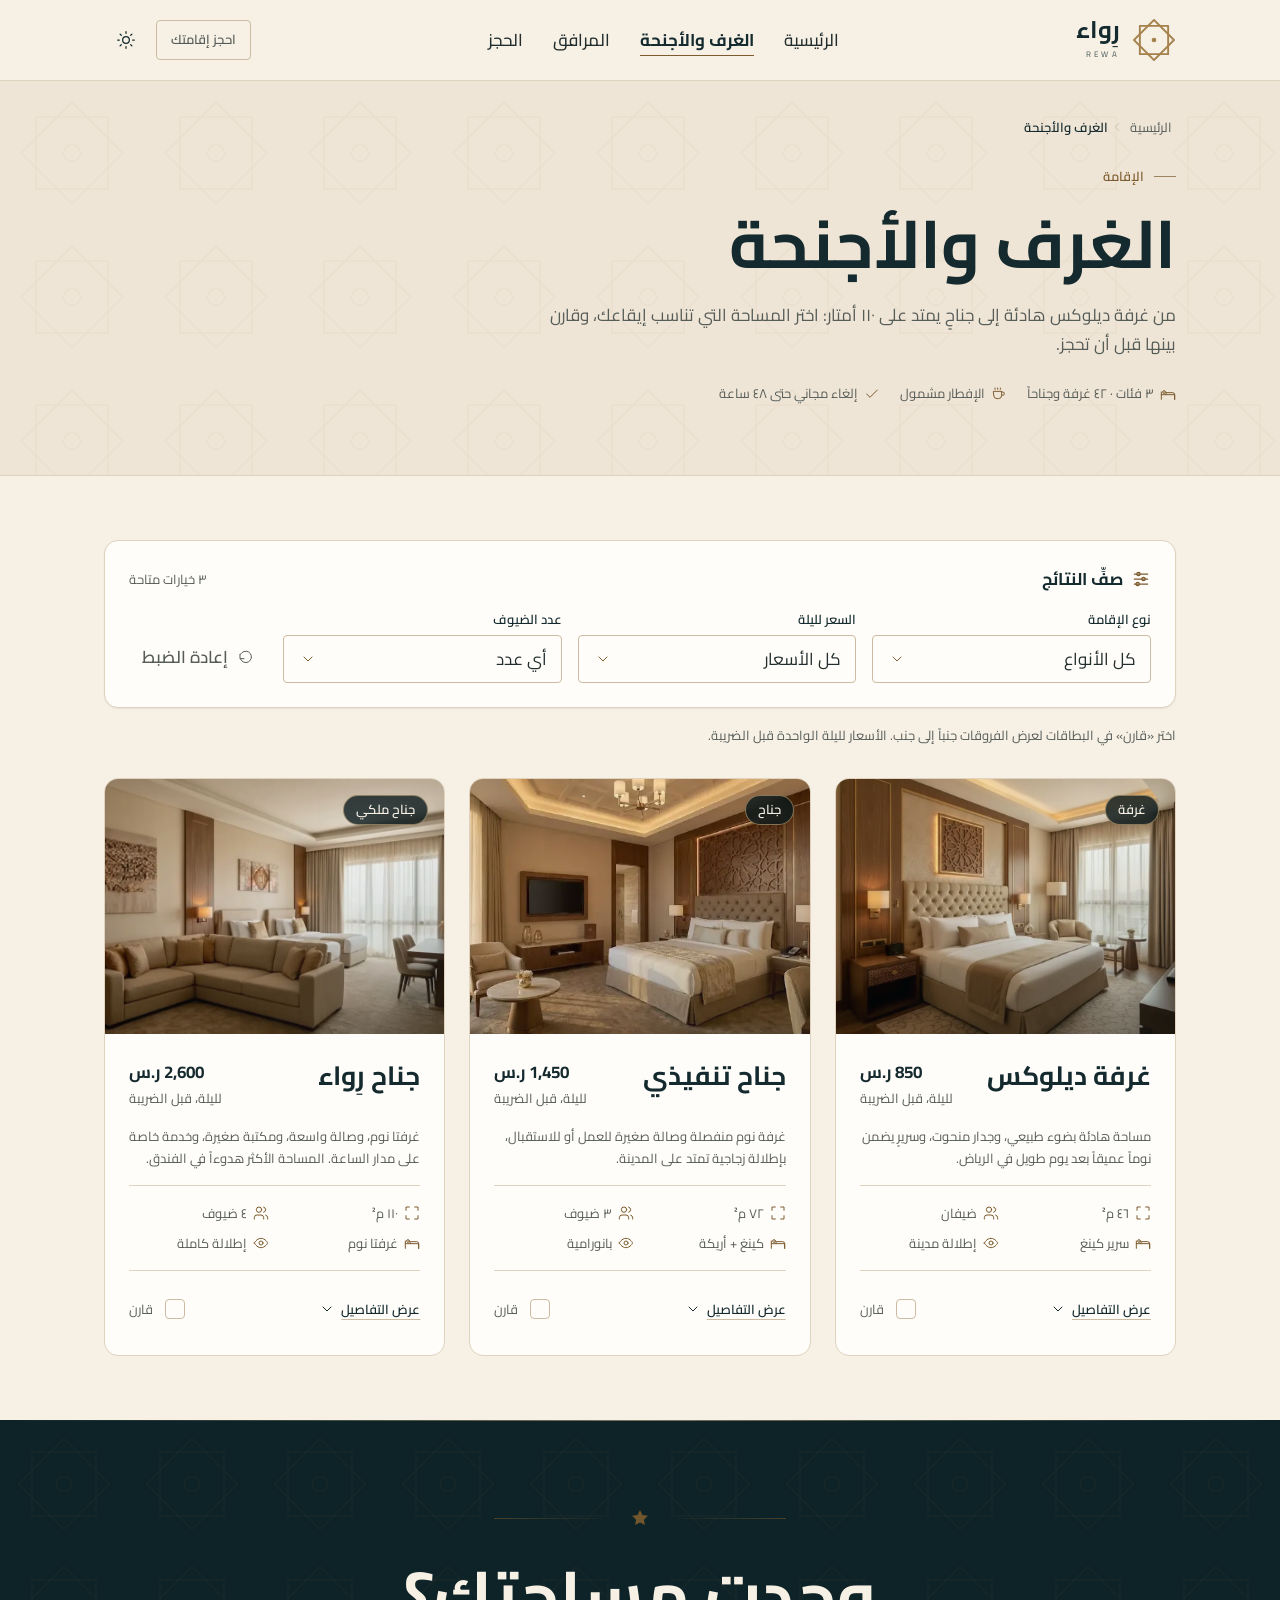
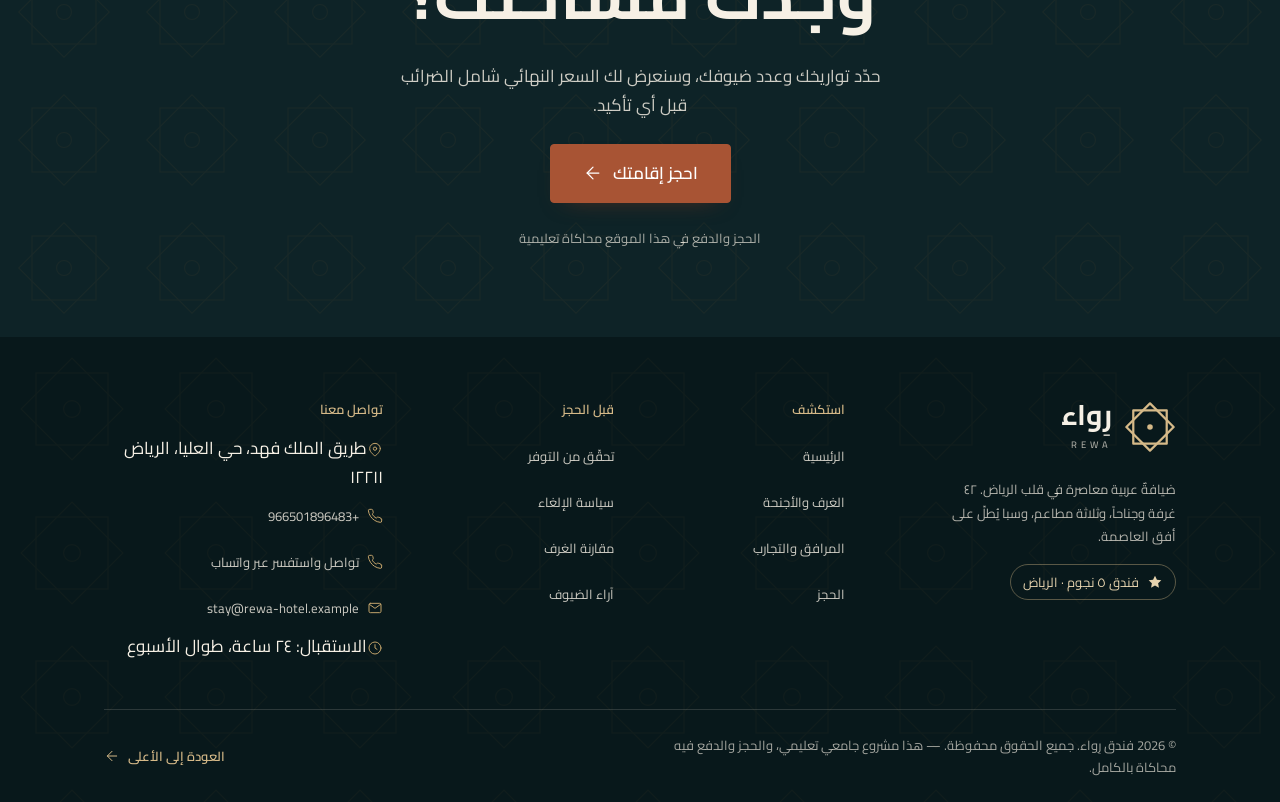
<file: rooms.html>
<!doctype html>
<html lang="ar" dir="rtl">
<head>
  <meta charset="utf-8">
  <meta name="viewport" content="width=device-width, initial-scale=1">
  <title>الغرف والأجنحة | فندق رِواء</title>
  <meta name="description" content="اختر من غرف وأجنحة فندق رِواء في الرياض: غرفة ديلوكس، جناح تنفيذي، وجناح رِواء الملكي. صفِّ النتائج حسب النوع والسعر والسعة وقارن بينها.">
  <meta name="theme-color" content="#142A2E">
  <link rel="icon" type="image/svg+xml" href="data:image/svg+xml,%3Csvg xmlns='http://www.w3.org/2000/svg' viewBox='0 0 64 64'%3E%3Crect width='64' height='64' rx='12' fill='%23142A2E'/%3E%3Cg fill='none' stroke='%23C2A36B' stroke-width='2.8' stroke-linejoin='round'%3E%3Crect x='11.4' y='11.4' width='41.2' height='41.2'/%3E%3Crect x='11.4' y='11.4' width='41.2' height='41.2' transform='rotate(45 32 32)'/%3E%3C/g%3E%3Ccircle cx='32' cy='32' r='3.4' fill='%23C2A36B'/%3E%3C/svg%3E">
  <link rel="preconnect" href="https://fonts.googleapis.com">
  <link rel="preconnect" href="https://fonts.gstatic.com" crossorigin>
  <link href="https://fonts.googleapis.com/css2?family=Cairo:wght@300;400;500;600;700&display=swap" rel="stylesheet">
  <link rel="stylesheet" href="style.css">
  <script>try{var t=localStorage.getItem('rewa-theme');if(t==='dark'||(!t&&window.matchMedia('(prefers-color-scheme: dark)').matches)){document.documentElement.dataset.theme='dark';}}catch(e){}</script>
  <script src="script.js" defer></script>
</head>
<body>
  <a class="skip-link" href="#main">تخطّى إلى المحتوى</a>

  <svg class="svg-sprite" aria-hidden="true" focusable="false">
    <defs>
      <symbol id="i-logo" viewBox="0 0 56 56">
        <g fill="none" stroke="currentColor" stroke-width="2.4" stroke-linejoin="round">
          <rect x="10" y="10" width="36" height="36"/>
          <rect x="10" y="10" width="36" height="36" transform="rotate(45 28 28)"/>
        </g>
        <circle cx="28" cy="28" r="3" fill="currentColor" stroke="none"/>
      </symbol>
      <symbol id="i-arrow" viewBox="0 0 24 24"><path d="M19 12H5"/><path d="m12 19-7-7 7-7"/></symbol>
      <symbol id="i-back" viewBox="0 0 24 24"><path d="M5 12h14"/><path d="m12 5 7 7-7 7"/></symbol>
      <symbol id="i-chevron" viewBox="0 0 24 24"><path d="m6 9 6 6 6-6"/></symbol>
      <symbol id="i-calendar" viewBox="0 0 24 24"><rect x="3" y="5" width="18" height="16" rx="2"/><path d="M16 3v4M8 3v4M3 10h18"/></symbol>
      <symbol id="i-users" viewBox="0 0 24 24"><path d="M16 21v-2a4 4 0 0 0-4-4H6a4 4 0 0 0-4 4v2"/><circle cx="9" cy="7" r="4"/><path d="M22 21v-2a4 4 0 0 0-3-3.87M16 3.13a4 4 0 0 1 0 7.75"/></symbol>
      <symbol id="i-check" viewBox="0 0 24 24"><path d="M20 6 9 17l-5-5"/></symbol>
      <symbol id="i-alert" viewBox="0 0 24 24"><circle cx="12" cy="12" r="9"/><path d="M12 8v5"/><path d="M12 16.5h.01"/></symbol>
      <symbol id="i-info" viewBox="0 0 24 24"><circle cx="12" cy="12" r="9"/><path d="M12 11v5"/><path d="M12 7.5h.01"/></symbol>
      <symbol id="i-x" viewBox="0 0 24 24"><path d="M18 6 6 18M6 6l12 12"/></symbol>
      <symbol id="i-menu" viewBox="0 0 24 24"><path d="M4 7h16M4 12h16M4 17h16"/></symbol>
      <symbol id="i-sun" viewBox="0 0 24 24"><circle cx="12" cy="12" r="4"/><path d="M12 2v2M12 20v2M4.9 4.9l1.4 1.4M17.7 17.7l1.4 1.4M2 12h2M20 12h2M4.9 19.1l1.4-1.4M17.7 6.3l1.4-1.4"/></symbol>
      <symbol id="i-moon" viewBox="0 0 24 24"><path d="M21 12.8A8.5 8.5 0 1 1 11.2 3a7 7 0 0 0 9.8 9.8Z"/></symbol>
      <symbol id="i-star" viewBox="0 0 24 24"><path fill="currentColor" stroke="none" d="m12 2.5 2.9 6 6.6.9-4.8 4.6 1.2 6.5L12 17.4 6.1 20.5l1.2-6.5L2.5 9.4l6.6-.9Z"/></symbol>
      <symbol id="i-phone" viewBox="0 0 24 24"><path d="M22 16.9v2.6a2 2 0 0 1-2.2 2 19.8 19.8 0 0 1-8.6-3.1 19.5 19.5 0 0 1-6-6A19.8 19.8 0 0 1 2.1 4.2 2 2 0 0 1 4.1 2h2.6a2 2 0 0 1 2 1.7c.1.9.3 1.7.6 2.5a2 2 0 0 1-.5 2.1L7.8 9.3a16 16 0 0 0 6 6l1-1a2 2 0 0 1 2.1-.5c.8.3 1.6.5 2.5.6a2 2 0 0 1 1.7 2Z"/></symbol>
      <symbol id="i-mail" viewBox="0 0 24 24"><rect x="3" y="5" width="18" height="14" rx="2"/><path d="m3.5 6.5 8.5 6 8.5-6"/></symbol>
      <symbol id="i-pin" viewBox="0 0 24 24"><path d="M20 10c0 5.5-8 11-8 11S4 15.5 4 10a8 8 0 0 1 16 0Z"/><circle cx="12" cy="10" r="2.5"/></symbol>
      <symbol id="i-clock" viewBox="0 0 24 24"><circle cx="12" cy="12" r="9"/><path d="M12 7v5l3 2"/></symbol>
      <symbol id="i-bed" viewBox="0 0 24 24"><path d="M2 20V9M2 13h20v7M22 20v-7a3 3 0 0 0-3-3H9v3"/><circle cx="6" cy="9" r="2"/></symbol>
      <symbol id="i-arrow-up" viewBox="0 0 24 24"><path d="M12 19V5M5 12l7-7 7 7"/></symbol>
      <symbol id="i-area" viewBox="0 0 24 24"><path d="M8 3H3v5M16 3h5v5M8 21H3v-5M16 21h5v-5"/></symbol>
      <symbol id="i-view" viewBox="0 0 24 24"><path d="M2 12s3.5-7 10-7 10 7 10 7-3.5 7-10 7S2 12 2 12Z"/><circle cx="12" cy="12" r="3"/></symbol>
      <symbol id="i-sliders" viewBox="0 0 24 24"><path d="M4 6h16M4 12h16M4 18h16"/><circle cx="9" cy="6" r="2"/><circle cx="15" cy="12" r="2"/><circle cx="8" cy="18" r="2"/></symbol>
      <symbol id="i-compare" viewBox="0 0 24 24"><rect x="3" y="4" width="7" height="16" rx="1"/><rect x="14" y="4" width="7" height="16" rx="1"/><path d="M10 12h4"/></symbol>
      <symbol id="i-wifi" viewBox="0 0 24 24"><path d="M2 8.5a15 15 0 0 1 20 0M5.5 12a10 10 0 0 1 13 0M9 15.5a5 5 0 0 1 6 0"/><path d="M12 19h.01"/></symbol>
      <symbol id="i-coffee" viewBox="0 0 24 24"><path d="M4 8h12v6a5 5 0 0 1-5 5H9a5 5 0 0 1-5-5Z"/><path d="M16 9h1.5a2.5 2.5 0 0 1 0 5H16M6 3v2M10 3v2M14 3v2"/></symbol>
      <symbol id="i-sparkle" viewBox="0 0 24 24"><path d="M12 2.5 14 9l6.5 2-6.5 2L12 19.5 10 13l-6.5-2L10 9Z"/></symbol>
      <symbol id="i-search" viewBox="0 0 24 24"><circle cx="11" cy="11" r="7"/><path d="m16.5 16.5 4 4"/></symbol>
      <symbol id="i-undo" viewBox="0 0 24 24"><path d="M3 7v6h6"/><path d="M3.5 13a8.5 8.5 0 1 0 2.2-8.8L3 7"/></symbol>
    </defs>
  </svg>

  <header class="site-header" id="site-header">
    <div class="container header__inner">
      <a class="brand" href="index.html" aria-label="رِواء REWA — الصفحة الرئيسية">
        <svg class="brand__symbol" viewBox="0 0 56 56" aria-hidden="true">
          <use href="#i-logo"/>
        </svg>
        <span class="brand__text">
          <span class="brand__ar">رِواء</span>
          <span class="brand__en">REWA</span>
        </span>
      </a>

      <nav class="nav" id="primary-nav" aria-label="التنقل الرئيسي">
        <ul class="nav__list">
          <li><a class="nav__link" href="index.html">الرئيسية</a></li>
          <li><a class="nav__link" href="rooms.html" aria-current="page">الغرف والأجنحة</a></li>
          <li><a class="nav__link" href="experience.html">المرافق</a></li>
          <li><a class="nav__link" href="booking.html">الحجز</a></li>
        </ul>
        <div class="nav__extra">
          <a class="btn btn--primary" href="booking.html">احجز إقامتك</a>
          <div class="nav__contact">
            <a href="tel:+966501896483"><svg class="icon" aria-hidden="true"><use href="#i-phone"/></svg><span>+966501896483</span></a>
            <a href="mailto:stay@rewa-hotel.example"><svg class="icon" aria-hidden="true"><use href="#i-mail"/></svg><span>stay@rewa-hotel.example</span></a>
          </div>
        </div>
      </nav>

      <div class="header__actions">
        <a class="btn btn--outline btn--sm header__book" href="booking.html">احجز إقامتك</a>
        <button class="icon-btn theme-toggle" type="button" id="theme-toggle" aria-pressed="false" aria-label="تفعيل الوضع الداكن">
          <svg class="icon icon-sun" aria-hidden="true"><use href="#i-sun"/></svg>
          <svg class="icon icon-moon" aria-hidden="true"><use href="#i-moon"/></svg>
        </button>
        <button class="icon-btn menu-toggle" type="button" id="menu-toggle" aria-expanded="false" aria-controls="primary-nav" aria-label="فتح القائمة">
          <svg class="icon menu-toggle__open" aria-hidden="true"><use href="#i-menu"/></svg>
          <svg class="icon menu-toggle__close" aria-hidden="true" style="display:none"><use href="#i-x"/></svg>
        </button>
      </div>
    </div>
  </header>
  <div class="scrim" data-nav-scrim aria-hidden="true"></div>

  <main id="main" tabindex="-1">
    <div class="page-head">
      <div class="container">
        <nav class="breadcrumb" aria-label="مسار التنقل">
          <ol>
            <li><a href="index.html">الرئيسية</a></li>
            <li class="breadcrumb__sep" aria-hidden="true"><svg class="icon" aria-hidden="true"><use href="#i-chevron"/></svg></li>
            <li><span aria-current="page">الغرف والأجنحة</span></li>
          </ol>
        </nav>
        <p class="eyebrow" style="margin-top:16px">الإقامة</p>
        <h1>الغرف والأجنحة</h1>
        <p class="lead">من غرفة ديلوكس هادئة إلى جناحٍ يمتد على ١١٠ أمتار: اختر المساحة التي تناسب إيقاعك، وقارن بينها قبل أن تحجز.</p>
        <ul class="page-head__meta">
          <li><svg class="icon icon--sm" aria-hidden="true"><use href="#i-bed"/></svg>٣ فئات · ٤٢ غرفة وجناحاً</li>
          <li><svg class="icon icon--sm" aria-hidden="true"><use href="#i-coffee"/></svg>الإفطار مشمول</li>
          <li><svg class="icon icon--sm" aria-hidden="true"><use href="#i-check"/></svg>إلغاء مجاني حتى ٤٨ ساعة</li>
        </ul>
      </div>
    </div>

    <section class="section section--tight" aria-labelledby="results-title">
      <div class="container">
        <form class="filters" id="room-filters" aria-labelledby="filters-title">
          <div class="filters__head">
            <p class="filters__title" id="filters-title">
              <svg class="icon icon--gold" aria-hidden="true"><use href="#i-sliders"/></svg>
              صفِّ النتائج
            </p>
            <p class="filters__count" id="results-count" role="status" aria-live="polite">٣ خيارات متاحة</p>
          </div>
          <div class="filters__grid">
            <div class="field">
              <label for="filter-type">نوع الإقامة</label>
              <select class="select" id="filter-type" name="type">
                <option value="all">كل الأنواع</option>
                <option value="room">غرف</option>
                <option value="suite">أجنحة</option>
              </select>
            </div>
            <div class="field">
              <label for="filter-price">السعر لليلة</label>
              <select class="select" id="filter-price" name="price">
                <option value="all">كل الأسعار</option>
                <option value="low">أقل من 1,000 ر.س</option>
                <option value="mid">1,000 – 2,000 ر.س</option>
                <option value="high">أكثر من 2,000 ر.س</option>
              </select>
            </div>
            <div class="field">
              <label for="filter-capacity">عدد الضيوف</label>
              <select class="select" id="filter-capacity" name="capacity">
                <option value="all">أي عدد</option>
                <option value="2">ضيفان</option>
                <option value="34">٣ – ٤ ضيوف</option>
                <option value="5">٥ ضيوف أو أكثر</option>
              </select>
            </div>
            <div class="filters__reset">
              <button class="btn btn--ghost" type="button" id="reset-filters">
                <svg class="icon icon--sm" aria-hidden="true"><use href="#i-undo"/></svg>
                إعادة الضبط
              </button>
            </div>
          </div>
        </form>

        <h2 class="visually-hidden" id="results-title">نتائج الغرف والأجنحة</h2>
        <p class="small muted" style="margin-top:16px">اختر «قارن» في البطاقات لعرض الفروقات جنباً إلى جنب. الأسعار لليلة الواحدة قبل الضريبة.</p>

        <div class="rooms-grid" id="rooms-grid">
          <article class="room-card" id="deluxe" data-id="deluxe" data-type="room" data-price="850" data-capacity="2"
                   data-name="غرفة ديلوكس" data-type-label="غرفة" data-area="46" data-bed="سرير كينغ"
                   data-view="إطلالة على المدينة" data-features="breakfast,wifi,pool,roomservice">
            <div class="media media--4x3 room-card__media">
              <img src="images/room-1.webp" width="900" height="900" alt="غرفة ديلوكس بسرير كينغ، لوح زخرفي منحوت فوق السرير، ونافذة بستائر كتان تطل على المدينة" loading="lazy" decoding="async">
              <span class="badge">غرفة</span>
            </div>
            <div class="room-card__body">
              <div class="room-card__head">
                <h3>غرفة ديلوكس</h3>
                <p class="room-card__price">850 ر.س<small>لليلة، قبل الضريبة</small></p>
              </div>
              <p class="room-card__desc">مساحة هادئة بضوء طبيعي، وجدار منحوت، وسريرٍ يضمن نوماً عميقاً بعد يوم طويل في الرياض.</p>
              <ul class="room-card__meta">
                <li><svg class="icon icon--sm" aria-hidden="true"><use href="#i-area"/></svg>٤٦ م²</li>
                <li><svg class="icon icon--sm" aria-hidden="true"><use href="#i-users"/></svg>ضيفان</li>
                <li><svg class="icon icon--sm" aria-hidden="true"><use href="#i-bed"/></svg>سرير كينغ</li>
                <li><svg class="icon icon--sm" aria-hidden="true"><use href="#i-view"/></svg>إطلالة مدينة</li>
              </ul>
              <div class="room-card__actions">
                <button class="disclosure" type="button" aria-expanded="false" aria-controls="details-deluxe" data-disclosure>
                  عرض التفاصيل
                  <svg class="icon icon--sm" aria-hidden="true"><use href="#i-chevron"/></svg>
                </button>
                <label class="compare-check">
                  <input type="checkbox" value="deluxe" data-compare>
                  <span>قارن</span>
                </label>
              </div>
              <div class="room-details" id="details-deluxe" hidden>
                <p class="room-details__title">ما تجده في الغرفة</p>
                <ul>
                  <li><svg class="icon icon--sm" aria-hidden="true"><use href="#i-check"/></svg>إفطار يومي في مطعم الأرز أو في الغرفة</li>
                  <li><svg class="icon icon--sm" aria-hidden="true"><use href="#i-check"/></svg>واي فاي فائق السرعة، ومكتب عمل صغير</li>
                  <li><svg class="icon icon--sm" aria-hidden="true"><use href="#i-check"/></svg>دخول إلى المسبح والسبا</li>
                  <li><svg class="icon icon--sm" aria-hidden="true"><use href="#i-check"/></svg>خدمة الغرف على مدار الساعة</li>
                </ul>
                <p class="room-details__note">تتسع لضيفين · غير مخصصة للتدخين · لا تُقبل الحيوانات الأليفة.</p>
                <div class="room-details__actions">
                  <a class="room-details__link" href="booking.html?room=deluxe">احجز هذه الغرفة
                    <svg class="icon icon--sm" aria-hidden="true"><use href="#i-arrow"/></svg>
                  </a>
                  <a class="room-details__link" href="experience.html">مرافق الفندق
                    <svg class="icon icon--sm" aria-hidden="true"><use href="#i-arrow"/></svg>
                  </a>
                </div>
              </div>
            </div>
          </article>

          <article class="room-card" id="executive" data-id="executive" data-type="suite" data-price="1450" data-capacity="3"
                   data-name="جناح تنفيذي" data-type-label="جناح" data-area="72" data-bed="كينغ + أريكة"
                   data-view="إطلالة بانورامية" data-features="breakfast,wifi,pool,lounge,workspace">
            <div class="media media--4x3 room-card__media">
              <img src="images/room-2.webp" width="900" height="381" alt="جناح تنفيذي بنافذة زجاجية واسعة تطل على أبراج الرياض وقت الغروب، وصالة جلوس ومكتب" loading="lazy" decoding="async">
              <span class="badge">جناح</span>
            </div>
            <div class="room-card__body">
              <div class="room-card__head">
                <h3>جناح تنفيذي</h3>
                <p class="room-card__price">1,450 ر.س<small>لليلة، قبل الضريبة</small></p>
              </div>
              <p class="room-card__desc">غرفة نوم منفصلة وصالة صغيرة للعمل أو للاستقبال، بإطلالة زجاجية تمتد على المدينة.</p>
              <ul class="room-card__meta">
                <li><svg class="icon icon--sm" aria-hidden="true"><use href="#i-area"/></svg>٧٢ م²</li>
                <li><svg class="icon icon--sm" aria-hidden="true"><use href="#i-users"/></svg>٣ ضيوف</li>
                <li><svg class="icon icon--sm" aria-hidden="true"><use href="#i-bed"/></svg>كينغ + أريكة</li>
                <li><svg class="icon icon--sm" aria-hidden="true"><use href="#i-view"/></svg>بانورامية</li>
              </ul>
              <div class="room-card__actions">
                <button class="disclosure" type="button" aria-expanded="false" aria-controls="details-executive" data-disclosure>
                  عرض التفاصيل
                  <svg class="icon icon--sm" aria-hidden="true"><use href="#i-chevron"/></svg>
                </button>
                <label class="compare-check">
                  <input type="checkbox" value="executive" data-compare>
                  <span>قارن</span>
                </label>
              </div>
              <div class="room-details" id="details-executive" hidden>
                <p class="room-details__title">ما تجده في الجناح</p>
                <ul>
                  <li><svg class="icon icon--sm" aria-hidden="true"><use href="#i-check"/></svg>صالة جلوس منفصلة ومكتب عمل</li>
                  <li><svg class="icon icon--sm" aria-hidden="true"><use href="#i-check"/></svg>إفطار يومي، وقهوة مختصة عند الطلب</li>
                  <li><svg class="icon icon--sm" aria-hidden="true"><use href="#i-check"/></svg>دخول إلى صالة الضيوف والمسبح والسبا</li>
                  <li><svg class="icon icon--sm" aria-hidden="true"><use href="#i-check"/></svg>تسجيل وصول ومغادرة مرن حسب التوفر</li>
                </ul>
                <p class="room-details__note">يتسع لثلاثة ضيوف · غير مخصص للتدخين · أريكة إضافية عند الطلب.</p>
                <div class="room-details__actions">
                  <a class="room-details__link" href="booking.html?room=executive">احجز هذا الجناح
                    <svg class="icon icon--sm" aria-hidden="true"><use href="#i-arrow"/></svg>
                  </a>
                  <a class="room-details__link" href="experience.html">مرافق الفندق
                    <svg class="icon icon--sm" aria-hidden="true"><use href="#i-arrow"/></svg>
                  </a>
                </div>
              </div>
            </div>
          </article>

          <article class="room-card" id="royal" data-id="royal" data-type="suite" data-price="2600" data-capacity="4"
                   data-name="جناح رِواء الملكي" data-type-label="جناح ملكي" data-area="110" data-bed="غرفتا نوم"
                   data-view="إطلالة كاملة على الرياض" data-features="breakfast,wifi,pool,lounge,butler">
            <div class="media media--4x3 room-card__media">
              <img src="images/room-3.webp" width="900" height="560" alt="جناح رِواء الملكي بصالة واسعة، أريكة بيج، غرفتَي نوم، ونافذة كبيرة بستائر كتان" loading="lazy" decoding="async">
              <span class="badge">جناح ملكي</span>
            </div>
            <div class="room-card__body">
              <div class="room-card__head">
                <h3>جناح رِواء</h3>
                <p class="room-card__price">2,600 ر.س<small>لليلة، قبل الضريبة</small></p>
              </div>
              <p class="room-card__desc">غرفتا نوم، وصالة واسعة، ومكتبة صغيرة، وخدمة خاصة على مدار الساعة. المساحة الأكثر هدوءاً في الفندق.</p>
              <ul class="room-card__meta">
                <li><svg class="icon icon--sm" aria-hidden="true"><use href="#i-area"/></svg>١١٠ م²</li>
                <li><svg class="icon icon--sm" aria-hidden="true"><use href="#i-users"/></svg>٤ ضيوف</li>
                <li><svg class="icon icon--sm" aria-hidden="true"><use href="#i-bed"/></svg>غرفتا نوم</li>
                <li><svg class="icon icon--sm" aria-hidden="true"><use href="#i-view"/></svg>إطلالة كاملة</li>
              </ul>
              <div class="room-card__actions">
                <button class="disclosure" type="button" aria-expanded="false" aria-controls="details-royal" data-disclosure>
                  عرض التفاصيل
                  <svg class="icon icon--sm" aria-hidden="true"><use href="#i-chevron"/></svg>
                </button>
                <label class="compare-check">
                  <input type="checkbox" value="royal" data-compare>
                  <span>قارن</span>
                </label>
              </div>
              <div class="room-details" id="details-royal" hidden>
                <p class="room-details__title">ما تجده في الجناح</p>
                <ul>
                  <li><svg class="icon icon--sm" aria-hidden="true"><use href="#i-check"/></svg>غرفتا نوم وصالة مستقلة ومكتبة</li>
                  <li><svg class="icon icon--sm" aria-hidden="true"><use href="#i-check"/></svg>خدمة مضيف خاص على مدار الساعة</li>
                  <li><svg class="icon icon--sm" aria-hidden="true"><use href="#i-check"/></svg>إفطار وشاي عربي يومي، وترتيب تنقّل خاص</li>
                  <li><svg class="icon icon--sm" aria-hidden="true"><use href="#i-check"/></svg>دخول كامل إلى السبا والمسبح وصالة الضيوف</li>
                </ul>
                <p class="room-details__note">يتسع لأربعة ضيوف · غير مخصص للتدخين · إمكانية توصيل غرفتين متجاورتين.</p>
                <div class="room-details__actions">
                  <a class="room-details__link" href="booking.html?room=royal">احجز هذا الجناح
                    <svg class="icon icon--sm" aria-hidden="true"><use href="#i-arrow"/></svg>
                  </a>
                  <a class="room-details__link" href="experience.html">مرافق الفندق
                    <svg class="icon icon--sm" aria-hidden="true"><use href="#i-arrow"/></svg>
                  </a>
                </div>
              </div>
            </div>
          </article>

          <div class="empty-state" id="no-results" hidden>
            <svg class="icon" aria-hidden="true"><use href="#i-search"/></svg>
            <h3>لا توجد غرفة مطابقة لهذا المزيج</h3>
            <p>جرّب تقليل عدد الضيوف أو توسيع نطاق السعر. يمكنك أيضاً رؤية جميع الخيارات المتاحة.</p>
            <button class="btn btn--outline" type="button" id="empty-reset">عرض كل الغرف والأجنحة</button>
          </div>
        </div>

        <section class="compare-panel" id="compare" aria-labelledby="compare-title" hidden>
          <div class="compare-panel__head">
            <div>
              <h2 id="compare-title">مقارنة الغرف</h2>
              <p>الفروقات الأساسية بين الخيارات التي اخترتها. الأسعار لليلة قبل الضريبة.</p>
            </div>
            <button class="btn btn--ghost btn--sm" type="button" id="close-compare" aria-label="إغلاق المقارنة">
              <svg class="icon icon--sm" aria-hidden="true"><use href="#i-x"/></svg>
              إغلاق
            </button>
          </div>
          <div class="table-scroll" tabindex="0" role="region" aria-label="جدول مقارنة الغرف">
            <table class="compare-table" id="compare-table"></table>
          </div>
        </section>
      </div>
    </section>

    <section class="cta-band" aria-labelledby="rooms-cta-title">
      <div class="container cta-band__inner">
        <div class="ornament" aria-hidden="true">
          <svg aria-hidden="true"><use href="#i-star"/></svg>
        </div>
        <h2 id="rooms-cta-title">وجدت مساحتك؟</h2>
        <p>حدّد تواريخك وعدد ضيوفك، وسنعرض لك السعر النهائي شامل الضرائب قبل أي تأكيد.</p>
        <a class="btn btn--primary btn--lg" href="booking.html">احجز إقامتك
          <svg class="icon" aria-hidden="true"><use href="#i-arrow"/></svg>
        </a>
        <span class="cta-band__note">الحجز والدفع في هذا الموقع محاكاة تعليمية</span>
      </div>
    </section>
  </main>

  <div class="compare-tray" id="compare-tray" hidden>
    <p class="compare-tray__text">
      <svg class="icon" aria-hidden="true"><use href="#i-compare"/></svg>
      <span id="compare-count">غرفتان مختارتان للمقارنة</span>
    </p>
    <div class="compare-tray__actions">
      <button class="btn btn--outline btn--sm" type="button" id="show-compare">عرض المقارنة</button>
      <button class="btn btn--ghost btn--sm" type="button" id="clear-compare">إلغاء</button>
    </div>
  </div>

  <footer class="site-footer" id="contact">
    <div class="container">
      <div class="footer__grid">
        <div class="footer__brand">
          <a class="brand brand--on-dark" href="index.html" aria-label="رِواء REWA — الصفحة الرئيسية">
            <svg class="brand__symbol" viewBox="0 0 56 56" aria-hidden="true">
              <use href="#i-logo"/>
            </svg>
            <span class="brand__text">
              <span class="brand__ar">رِواء</span>
              <span class="brand__en">REWA</span>
            </span>
          </a>
          <p>ضيافةٌ عربية معاصرة في قلب الرياض. ٤٢ غرفة وجناحاً، وثلاثة مطاعم، وسبا يُطلّ على أفق العاصمة.</p>
          <span class="footer__badge">
            <svg class="icon icon--sm" aria-hidden="true"><use href="#i-star"/></svg>
            فندق ٥ نجوم · الرياض
          </span>
        </div>

        <nav aria-labelledby="footer-explore">
          <h2 class="footer__title" id="footer-explore">استكشف</h2>
          <ul class="footer__list">
            <li><a href="index.html">الرئيسية</a></li>
            <li><a href="rooms.html">الغرف والأجنحة</a></li>
            <li><a href="experience.html">المرافق والتجارب</a></li>
            <li><a href="booking.html">الحجز</a></li>
          </ul>
        </nav>

        <nav aria-labelledby="footer-booking">
          <h2 class="footer__title" id="footer-booking">قبل الحجز</h2>
          <ul class="footer__list">
            <li><a href="booking.html">تحقّق من التوفر</a></li>
            <li><a href="booking.html#trust">سياسة الإلغاء</a></li>
            <li><a href="rooms.html#rooms-grid">مقارنة الغرف</a></li>
            <li><a href="index.html#testimonials">آراء الضيوف</a></li>
          </ul>
        </nav>

        <div>
          <h2 class="footer__title">تواصل معنا</h2>
          <address class="footer__contact" style="font-style:normal">
            <span><svg class="icon icon--sm" aria-hidden="true"><use href="#i-pin"/></svg>طريق الملك فهد، حي العليا، الرياض ١٢٢١١</span>
            <a href="tel:+966501896483"><svg class="icon icon--sm" aria-hidden="true"><use href="#i-phone"/></svg>+966501896483</a>
            <a href="https://wa.me/966501896483?text=السلام%20عليكم،%20ابغى%20استفسر"><svg class="icon icon--sm" aria-hidden="true"><use href="#i-phone"/></svg>تواصل واستفسر عبر واتساب</a>
            <a href="mailto:stay@rewa-hotel.example"><svg class="icon icon--sm" aria-hidden="true"><use href="#i-mail"/></svg>stay@rewa-hotel.example</a>
            <span><svg class="icon icon--sm" aria-hidden="true"><use href="#i-clock"/></svg>الاستقبال: ٢٤ ساعة، طوال الأسبوع</span>
          </address>
        </div>
      </div>

      <div class="footer__bottom">
        <p>© <span data-year>2026</span> فندق رِواء. جميع الحقوق محفوظة. — هذا مشروع جامعي تعليمي، والحجز والدفع فيه محاكاة بالكامل.</p>
        <a class="footer__top" href="#main">العودة إلى الأعلى
          <svg class="icon icon--sm" aria-hidden="true"><use href="#i-arrow-up"/></svg>
        </a>
      </div>
    </div>
  </footer>
</body>
</html>
</file>
<file: style.css>
﻿/* =====================================================================
   رِواء | REWA — Visual identity & UI system
   Arabic RTL luxury hotel · Cairo only · 12-column grid · 8px spacing
   ===================================================================== */

/* ---------- 1. Identity tokens ---------- */
:root {
  /* Core palette — deep pine, muted gold, warm beige, one CTA terracotta */
  --pine-950: #08181B;
  --pine-900: #0E2327;
  --pine-800: #142A2E;
  --pine-700: #1C383D;
  --sand-50:  #FCF8F1;
  --sand-100: #F6F0E5;
  --sand-200: #EFE5D6;
  --sand-300: #E6D9C5;
  --sand-400: #D8C8B2;
  --gold-200: #E6D3AE;
  --gold-300: #D5B988;
  --gold-400: #C2A36B;
  --gold-600: #A5814B;
  --gold-700: #7C5B2E;
  --clay-600: #A85434;
  --clay-700: #8C4329;
  --clay-800: #71341F;
  --ok-600: #2F6B4F;
  --warn-600: #8A5A00;
  --err-600: #9B2C22;

  /* Semantic surfaces */
  --bg: var(--sand-100);
  --bg-soft: var(--sand-200);
  --surface: #FFFDF9;
  --surface-2: #FBF6EC;
  --cream: #F6F0E5;
  --text: #222D2E;
  --heading: #142A2E;
  --muted: #565C58;
  --line: #DFD2BE;
  --line-strong: #CDBBA2;
  --gold: var(--gold-700);
  --gold-bright: var(--gold-400);
  --cta: var(--clay-600);
  --cta-hover: var(--clay-700);
  --cta-active: var(--clay-800);
  --focus: #7C5B2E;
  --img-bg: #D9CBB6;
  --ok: var(--ok-600);
  --warn: var(--warn-600);
  --err: var(--err-600);

  /* Type — exactly four sizes, Cairo only */
  --font: "Cairo", "Segoe UI", Tahoma, sans-serif;
  --fs-sm: 0.8125rem;               /* 13px helper / label */
  --fs-body: 1.0625rem;             /* 17px body */
  --fs-md: clamp(1.25rem, 1.05rem + 0.75vw, 1.75rem);   /* 20–28px subtitle */
  --fs-xl: clamp(2.125rem, 1.3rem + 3.6vw, 4.25rem);    /* 34–68px display */
  --lh: 1.7;

  /* Spacing — multiples of 8 */
  --s1: 8px;  --s2: 16px; --s3: 24px; --s4: 32px;
  --s5: 40px; --s6: 48px; --s7: 56px; --s8: 64px;
  --s10: 80px; --s12: 96px; --s15: 120px;

  /* Shape & depth — one radius system, one shadow system */
  --r-sm: 4px;
  --r: 8px;
  --r-lg: 14px;
  --r-pill: 999px;
  --shadow-1: 0 1px 2px rgba(8, 24, 27, 0.06);
  --shadow-2: 0 20px 44px -28px rgba(8, 24, 27, 0.55);
  --shadow-3: 0 28px 60px -32px rgba(8, 24, 27, 0.6);

  /* Motion */
  --dur: 220ms;
  --dur-slow: 280ms;
  --ease: cubic-bezier(0.2, 0.7, 0.3, 1);

  /* Layout */
  --max: 1200px;
  --gutter: 24px;
  --header-h: 80px;

  /* Unified photographic grade + pattern motif (8-point khatam star) */
  --grade: linear-gradient(155deg, rgba(194, 163, 107, 0.1) 0%, rgba(20, 42, 46, 0.04) 42%, rgba(20, 42, 46, 0.3) 100%);
  --pattern: url("data:image/svg+xml,%3Csvg xmlns='http://www.w3.org/2000/svg' width='120' height='120' viewBox='0 0 120 120'%3E%3Cg fill='none' stroke='%237C5B2E' stroke-width='1'%3E%3Crect x='30' y='30' width='60' height='60'/%3E%3Crect x='30' y='30' width='60' height='60' transform='rotate(45 60 60)'/%3E%3Ccircle cx='60' cy='60' r='7'/%3E%3C/g%3E%3C/svg%3E");
}

[data-theme="dark"] {
  --bg: #0C1D21;
  --bg-soft: #0F2529;
  --surface: #122B30;
  --surface-2: #173237;
  --text: #EDE5D6;
  --heading: #F6F0E5;
  --muted: #B9B4A6;
  --line: #2A4448;
  --line-strong: #3B585C;
  --gold: var(--gold-300);
  --gold-bright: var(--gold-300);
  --focus: #D5B988;
  --img-bg: #142A2E;
  --ok: #7FC3A0;
  --warn: #E0B25C;
  --err: #F0A196;
  --shadow-1: 0 1px 2px rgba(0, 0, 0, 0.3);
  --shadow-2: 0 24px 48px -30px rgba(0, 0, 0, 0.8);
  --shadow-3: 0 30px 64px -32px rgba(0, 0, 0, 0.85);
  --grade: linear-gradient(155deg, rgba(194, 163, 107, 0.08), rgba(4, 14, 16, 0.25));
}

/* ---------- 2. Base ---------- */
*, *::before, *::after { box-sizing: border-box; }
[hidden] { display: none !important; }

html {
  scroll-behavior: smooth;
  scroll-padding-top: calc(var(--header-h) + 16px);
  -webkit-text-size-adjust: 100%;
}

body {
  margin: 0;
  background: var(--bg);
  color: var(--text);
  font-family: var(--font);
  font-size: var(--fs-body);
  line-height: var(--lh);
  font-weight: 400;
  text-align: right;
  text-rendering: optimizeLegibility;
  -webkit-font-smoothing: antialiased;
  transition: background-color var(--dur) var(--ease), color var(--dur) var(--ease);
}

body.no-scroll { overflow: hidden; }

h1, h2, h3, h4 {
  margin: 0;
  color: var(--heading);
  font-weight: 700;
  line-height: 1.28;
  text-wrap: balance;
}
h1 { font-size: var(--fs-xl); line-height: 1.22; }
h2 { font-size: var(--fs-xl); }
h3 { font-size: var(--fs-md); line-height: 1.4; }
p { margin: 0; }
ul, ol { margin: 0; padding: 0; list-style: none; }
img { max-width: 100%; }
a { color: inherit; }
button, input, select, textarea { font: inherit; color: inherit; }
button { cursor: pointer; }
strong { font-weight: 700; }
fieldset { margin: 0; padding: 0; border: 0; }
legend { padding: 0; }

::selection { background: var(--gold-300); color: var(--pine-900); }

:where(a, button, input, select, textarea, summary, [tabindex]):focus-visible {
  outline: 2px solid var(--focus);
  outline-offset: 3px;
  border-radius: var(--r-sm);
}

.container {
  width: 100%;
  max-width: 1200px;
  margin-inline: auto;
  padding-inline: clamp(20px, 5vw, 64px);
}

.visually-hidden {
  position: absolute !important;
  width: 1px; height: 1px;
  padding: 0; margin: -1px;
  overflow: hidden;
  clip: rect(0 0 0 0);
  white-space: nowrap;
  border: 0;
}

.skip-link {
  position: fixed;
  inset-block-start: 12px;
  inset-inline-start: 16px;
  z-index: 300;
  transform: translateY(-160%);
  background: var(--pine-900);
  color: var(--cream);
  padding: 12px 20px;
  border-radius: var(--r);
  text-decoration: none;
  font-weight: 600;
  min-height: 44px;
  display: inline-flex;
  align-items: center;
}
.skip-link:focus { transform: translateY(0); outline-color: var(--gold-300); }

.grid {
  display: grid;
  grid-template-columns: repeat(12, minmax(0, 1fr));
  gap: var(--s3);
}

.icon {
  width: 20px;
  height: 20px;
  flex: none;
  fill: none;
  stroke: currentColor;
  stroke-width: 1.5;
  stroke-linecap: round;
  stroke-linejoin: round;
  vertical-align: -4px;
}
.icon--sm { width: 16px; height: 16px; }
.icon--lg { width: 26px; height: 26px; }
.icon--gold { color: var(--gold); }

.svg-sprite { position: absolute; width: 0; height: 0; overflow: hidden; }

/* ---------- 3. Typography helpers ---------- */
.eyebrow {
  display: inline-flex;
  align-items: center;
  gap: 10px;
  margin: 0;
  color: var(--gold);
  font-size: var(--fs-sm);
  font-weight: 600;
  letter-spacing: 0;
}
.eyebrow::before {
  content: "";
  width: 22px;
  height: 1px;
  background: currentColor;
  opacity: 0.7;
}
.eyebrow--center { justify-content: center; }
.eyebrow--center::after {
  content: "";
  width: 22px;
  height: 1px;
  background: currentColor;
  opacity: 0.7;
}

.lead {
  color: var(--muted);
  font-size: var(--fs-body);
  line-height: var(--lh);
  max-width: 62ch;
}

.muted { color: var(--muted); }
.small { font-size: var(--fs-sm); line-height: 1.7; }
.gold { color: var(--gold); }

.link-arrow {
  display: inline-flex;
  align-items: center;
  gap: 8px;
  min-height: 44px;
  color: var(--heading);
  font-weight: 600;
  font-size: var(--fs-body);
  text-decoration: none;
  border-bottom: 1px solid transparent;
  transition: color var(--dur) var(--ease), border-color var(--dur) var(--ease);
}
.link-arrow .icon { transition: transform var(--dur) var(--ease); }
.link-arrow:hover { color: var(--gold); border-color: var(--gold); }
.link-arrow:hover .icon { transform: translateX(-4px); }

.ornament {
  display: flex;
  align-items: center;
  justify-content: center;
  gap: 16px;
  color: var(--gold);
  margin: 0 auto;
}
.ornament::before,
.ornament::after {
  content: "";
  width: min(120px, 18vw);
  height: 1px;
  background: linear-gradient(to left, transparent, currentColor);
  opacity: 0.55;
}
.ornament::before { background: linear-gradient(to right, transparent, currentColor); }
.ornament svg { width: 20px; height: 20px; fill: currentColor; opacity: 0.9; }

/* ---------- 4. Buttons (one CTA color only) ---------- */
.btn {
  display: inline-flex;
  align-items: center;
  justify-content: center;
  gap: 10px;
  min-height: 48px;
  padding: 12px 24px;
  border: 1px solid transparent;
  border-radius: var(--r-sm);
  font-family: var(--font);
  font-size: var(--fs-body);
  font-weight: 600;
  line-height: 1.5;
  text-align: center;
  text-decoration: none;
  transition: background-color var(--dur) var(--ease), color var(--dur) var(--ease),
              border-color var(--dur) var(--ease), transform var(--dur) var(--ease),
              box-shadow var(--dur) var(--ease);
}
.btn .icon { transition: transform var(--dur) var(--ease); }
.btn:hover .icon { transform: translateX(-4px); }
.btn:active { transform: translateY(1px); }

.btn--primary {
  background: var(--cta);
  border-color: var(--cta);
  color: #FFFFFF;
  box-shadow: 0 10px 24px -16px rgba(113, 52, 31, 0.9);
}
.btn--primary:hover { background: var(--cta-hover); border-color: var(--cta-hover); }
.btn--primary:active { background: var(--cta-active); border-color: var(--cta-active); }
.btn--primary:disabled,
.btn--primary[aria-disabled="true"] {
  background: var(--cta);
  border-color: var(--cta);
  opacity: 0.55;
  cursor: not-allowed;
  transform: none;
  box-shadow: none;
}

.btn--outline {
  background: transparent;
  border-color: var(--gold-600);
  color: var(--heading);
}
.btn--outline:hover { background: var(--bg-soft); border-color: var(--gold); }
[data-theme="dark"] .btn--outline { border-color: var(--gold-400); color: var(--cream); }
[data-theme="dark"] .btn--outline:hover { background: var(--surface-2); }

.btn--ghost {
  background: transparent;
  border-color: transparent;
  color: var(--muted);
  padding-inline: 12px;
}
.btn--ghost:hover { color: var(--heading); background: var(--bg-soft); }

.btn--lg { min-height: 56px; padding: 16px 32px; }
.btn--sm { min-height: 44px; padding: 8px 16px; font-size: var(--fs-sm); }
.btn--block { width: 100%; }
.btn.is-loading { pointer-events: none; opacity: 0.85; }

.spinner {
  width: 18px;
  height: 18px;
  border-radius: 50%;
  border: 2px solid rgba(255, 255, 255, 0.45);
  border-top-color: #FFFFFF;
  animation: spin 700ms linear infinite;
  flex: none;
}
@keyframes spin { to { transform: rotate(360deg); } }

.icon-btn {
  display: inline-flex;
  align-items: center;
  justify-content: center;
  width: 44px;
  height: 44px;
  padding: 0;
  background: transparent;
  border: 1px solid transparent;
  border-radius: var(--r-sm);
  color: var(--heading);
  transition: background-color var(--dur) var(--ease), color var(--dur) var(--ease);
}
.icon-btn:hover { background: var(--bg-soft); color: var(--gold); }

/* ---------- 5. Brand / logo ---------- */
.brand {
  --logo-h: 44px;
  display: inline-flex;
  align-items: center;
  gap: 12px;
  min-height: 44px;
  color: var(--heading);
  text-decoration: none;
  flex: none;
  border-radius: var(--r-sm);
}
.brand__symbol {
  display: block;
  width: var(--logo-h);
  height: var(--logo-h);
  flex: none;
  color: var(--gold-600);
}
.brand__text {
  display: flex;
  flex-direction: column;
  justify-content: center;
  height: var(--logo-h);
  gap: calc(var(--logo-h) * 0.136);
  min-width: 0;
}
.brand__ar {
  color: inherit;
  font-size: calc(var(--logo-h) * 0.545);
  font-weight: 700;
  line-height: 1;
  letter-spacing: 0;
}
.brand__en {
  color: inherit;
  font-size: calc(var(--logo-h) * 0.182);
  font-weight: 500;
  line-height: 1.75;
  letter-spacing: 0.42em;
  opacity: 0.7;
}

.brand--on-dark { color: var(--cream); }
.brand--on-dark .brand__symbol { color: var(--gold-300); }

.site-footer .brand { --logo-h: 52px; }

/* ---------- 6. Header & navigation ---------- */
.site-header {
  position: sticky;
  inset-block-start: 0;
  z-index: 50;
  background: color-mix(in srgb, var(--bg) 94%, transparent);
  border-bottom: 1px solid var(--line);
  backdrop-filter: blur(14px);
  -webkit-backdrop-filter: blur(14px);
  transition: box-shadow var(--dur) var(--ease), background-color var(--dur) var(--ease);
}
@supports not (background: color-mix(in srgb, red 50%, transparent)) {
  .site-header { background: var(--bg); }
}
.site-header.is-scrolled { box-shadow: 0 12px 30px -24px rgba(8, 24, 27, 0.65); }

.header__inner {
  display: flex;
  align-items: center;
  justify-content: space-between;
  gap: var(--s3);
  min-height: var(--header-h);
}

.nav { display: flex; align-items: center; }
.nav__list { display: flex; align-items: center; gap: 2px; }
.nav__link {
  position: relative;
  display: inline-flex;
  align-items: center;
  min-height: 44px;
  padding: 8px 14px;
  color: var(--text);
  font-size: var(--fs-body);
  font-weight: 500;
  text-decoration: none;
  border-radius: var(--r-sm);
  transition: color var(--dur) var(--ease), background-color var(--dur) var(--ease);
}
.nav__link::after {
  content: "";
  position: absolute;
  inset-inline: 14px;
  inset-block-end: 6px;
  height: 1px;
  background: var(--gold);
  transform: scaleX(0);
  transform-origin: right;
  transition: transform var(--dur) var(--ease);
}
.nav__link:hover { color: var(--heading); background: var(--bg-soft); }
.nav__link:hover::after,
.nav__link[aria-current="page"]::after { transform: scaleX(1); }
.nav__link[aria-current="page"] { color: var(--heading); font-weight: 700; }

.header__actions { display: flex; align-items: center; gap: 4px; }
.header__book {
  margin-inline-end: 4px;
  min-height: 40px;
  padding: 6px 14px;
  border-color: var(--line-strong);
  color: var(--muted);
  background: transparent;
  font-size: var(--fs-sm);
  font-weight: 600;
  box-shadow: none;
}
.header__book:hover {
  border-color: var(--gold-600);
  color: var(--heading);
  background: transparent;
}
[data-theme="dark"] .header__book { border-color: var(--line-strong); color: var(--muted); }
[data-theme="dark"] .header__book:hover { border-color: var(--gold-600); color: var(--heading); }

.nav__extra { display: none; }
.menu-toggle { display: none; }
.theme-toggle .icon-moon { display: none; }
[data-theme="dark"] .theme-toggle .icon-sun { display: none; }
[data-theme="dark"] .theme-toggle .icon-moon { display: block; }

/* theme-following icons in the toggle */
.theme-toggle svg { pointer-events: none; }

.scrim {
  position: fixed;
  inset: 0;
  z-index: 40;
  background: rgba(8, 24, 27, 0.5);
  opacity: 0;
  visibility: hidden;
  transition: opacity var(--dur) var(--ease), visibility var(--dur) var(--ease);
  backdrop-filter: blur(2px);
}
.scrim.is-active { opacity: 1; visibility: visible; }

/* ---------- 7. Hero ---------- */
.hero {
  position: relative;
  isolation: isolate;
  overflow: hidden;
  display: flex;
  align-items: flex-end;
  min-height: clamp(580px, 84vh, 780px);
  background: var(--pine-900);
  color: var(--cream);
}
.hero__media {
  position: absolute;
  inset: 0;
  z-index: -2;
  background: var(--pine-800);
}
.hero__media img {
  width: 100%;
  height: 100%;
  object-fit: cover;
  object-position: 70% 50%;
  display: block;
  color: transparent;
}
.hero::before {
  content: "";
  position: absolute;
  inset: 0;
  z-index: -1;
  background: linear-gradient(
    to left,
    rgba(8, 24, 27, 0.8) 0%,
    rgba(8, 24, 27, 0.76) 28%,
    rgba(8, 24, 27, 0.67) 50%,
    rgba(8, 24, 27, 0) 66%
  );
}
.hero__inner { width: 100%; padding-block: clamp(96px, 14vh, 144px) clamp(120px, 17vh, 168px); }
.hero__content { max-width: 560px; }
.hero__eyebrow { color: var(--gold-300); }
.hero__title {
  margin-top: var(--s2);
  color: var(--cream);
  font-size: var(--fs-xl);
  font-weight: 700;
  line-height: 1.22;
}
.hero__title span { display: block; }
.hero__lead {
  margin-top: var(--s3);
  max-width: 50ch;
  color: rgba(246, 240, 229, 0.88);
  font-size: var(--fs-body);
  line-height: 1.7;
}
.hero__actions {
  display: flex;
  align-items: center;
  flex-wrap: wrap;
  gap: var(--s2) var(--s3);
  margin-top: var(--s5);
}
.hero__link {
  color: var(--cream);
  border-bottom: 1px solid rgba(213, 185, 136, 0.55);
}
.hero__link:hover { color: var(--gold-300); border-color: var(--gold-300); }
.hero__facts {
  display: flex;
  flex-wrap: wrap;
  gap: 8px 20px;
  margin-top: var(--s6);
  color: rgba(246, 240, 229, 0.8);
  font-size: var(--fs-sm);
}
.hero__facts li { display: inline-flex; align-items: center; gap: 8px; }
.hero__facts li::before {
  content: "";
  width: 5px;
  height: 5px;
  border-radius: 50%;
  background: var(--gold-300);
  flex: none;
}

/* ---------- 8. Quick availability search ---------- */
.quick-search {
  position: relative;
  z-index: 5;
  margin-top: -60px;
  margin-bottom: clamp(24px, 4vw, 40px);
}
.quick-search__panel {
  background: var(--surface);
  border: 1px solid var(--line);
  border-radius: var(--r-lg);
  box-shadow: var(--shadow-2);
  padding: var(--s3);
}
.quick-search__head {
  display: flex;
  align-items: baseline;
  justify-content: space-between;
  gap: var(--s2);
  margin-bottom: var(--s2);
}
.quick-search__title {
  display: inline-flex;
  align-items: center;
  gap: 8px;
  font-size: var(--fs-body);
  font-weight: 700;
  color: var(--heading);
}
.quick-search__form {
  display: grid;
  grid-template-columns: 1fr 1fr 0.8fr auto;
  gap: var(--s2);
  align-items: end;
}
.quick-search__form > .field__error { grid-column: 1 / -1; }
.quick-search__note {
  display: flex;
  flex-wrap: wrap;
  gap: 8px 20px;
  margin-top: var(--s2);
  padding-top: var(--s2);
  border-top: 1px solid var(--line);
  color: var(--muted);
  font-size: var(--fs-sm);
}
.quick-search__note li { display: inline-flex; align-items: center; gap: 6px; }
.quick-search__note .icon { color: var(--gold); }

/* ---------- 9. Sections & section heading ---------- */
.section { padding-block: clamp(64px, 8vw, 112px); position: relative; }
.section--tight { padding-block: clamp(40px, 5vw, 64px); }
.section--soft { background: var(--bg-soft); }
.section--pattern { overflow: hidden; }
.section--pattern::before {
  content: "";
  position: absolute;
  inset: 0;
  background-image: var(--pattern);
  background-size: 136px 136px;
  opacity: 0.055;
  pointer-events: none;
}
[data-theme="dark"] .section--pattern::before { opacity: 0.08; }

.section-head {
  display: grid;
  grid-template-columns: repeat(12, minmax(0, 1fr));
  gap: var(--s2) var(--s3);
  align-items: end;
  margin-bottom: clamp(32px, 4.5vw, 56px);
}
.section-head > .eyebrow { grid-column: 1 / -1; }
.section-head__title { grid-column: 1 / span 7; margin-top: 4px; }
.section-head__aside {
  grid-column: 8 / -1;
  display: flex;
  flex-direction: column;
  align-items: flex-start;
  gap: var(--s2);
}
.section-head__aside .lead { max-width: 46ch; }

/* ---------- 10. Media & image treatment ---------- */
.media {
  position: relative;
  overflow: hidden;
  background: var(--img-bg);
  border-radius: var(--r-lg);
  isolation: isolate;
}
.media img {
  width: 100%;
  height: 100%;
  object-fit: cover;
  display: block;
  color: transparent;
  transition: transform var(--dur-slow) var(--ease);
}
.media::after {
  content: "";
  position: absolute;
  inset: 0;
  z-index: 1;
  background: var(--grade);
  pointer-events: none;
  transition: opacity var(--dur) var(--ease);
}
.media--4x3 { aspect-ratio: 4 / 3; }
.media--3x2 { aspect-ratio: 3 / 2; }
.media--1x1 { aspect-ratio: 1 / 1; }
.media--wide { aspect-ratio: 16 / 9; }
.media--portrait { aspect-ratio: 3 / 4; }
.media--tall { aspect-ratio: 4 / 5; }
.media--caption::after {
  background:
    linear-gradient(to top, rgba(8, 24, 27, 0.9) 0%, rgba(8, 24, 27, 0.42) 42%, rgba(8, 24, 27, 0.04) 76%),
    var(--grade);
}
.media--plain::after { background: var(--grade); }
.media figcaption {
  position: absolute;
  inset-block-end: 0;
  inset-inline: 0;
  z-index: 2;
  padding: var(--s3);
  color: var(--cream);
  font-size: var(--fs-sm);
}

.reveal { opacity: 1; }
.reveal--armed {
  opacity: 0;
  transform: translateY(14px);
  transition: opacity 260ms var(--ease), transform 260ms var(--ease);
}
.reveal--armed.is-visible { opacity: 1; transform: none; }
@media (prefers-reduced-motion: reduce) {
  .reveal--armed { opacity: 1; transform: none; transition: none; }
}

/* ---------- 11. Editorial split (welcome) ---------- */
.editorial {
  display: grid;
  grid-template-columns: repeat(12, minmax(0, 1fr));
  gap: clamp(32px, 5vw, 64px);
  align-items: center;
}
.editorial__text { grid-column: 1 / span 5; }
.editorial__text h2 { margin-top: var(--s2); }
.editorial__text p { margin-top: var(--s2); color: var(--muted); }
.editorial__media {
  grid-column: 7 / span 6;
  position: relative;
  margin: 0 0 40px;
}
.editorial__inset {
  position: absolute;
  inset-block-end: -40px;
  inset-inline-end: 0;
  width: 46%;
  border: 6px solid var(--bg);
  border-radius: var(--r-lg);
  box-shadow: var(--shadow-2);
  z-index: 2;
}
.editorial__caption {
  margin-top: var(--s2);
  color: var(--muted);
  font-size: var(--fs-sm);
  display: flex;
  align-items: center;
  gap: 8px;
}

.stats {
  display: grid;
  grid-template-columns: repeat(3, minmax(0, 1fr));
  gap: var(--s2);
  margin-top: var(--s4);
  padding-top: var(--s3);
  border-top: 1px solid var(--line);
}
.stat__num {
  display: block;
  color: var(--heading);
  font-size: var(--fs-md);
  font-weight: 700;
  line-height: 1.2;
}
.stat__label { display: block; margin-top: 4px; color: var(--muted); font-size: var(--fs-sm); }

.pullquote {
  margin: var(--s3) 0 0;
  padding-inline-start: var(--s3);
  border-inline-start: 2px solid var(--gold-400);
  color: var(--heading);
  font-size: var(--fs-body);
  font-weight: 500;
  line-height: 1.7;
}
.pullquote cite {
  display: block;
  margin-top: 8px;
  color: var(--muted);
  font-size: var(--fs-sm);
  font-style: normal;
}

/* ---------- 12. Room cards (index preview & rooms page) ---------- */
.badge {
  display: inline-flex;
  align-items: center;
  gap: 4px;
  padding: 4px 12px;
  background: rgba(8, 24, 27, 0.78);
  border: 1px solid rgba(213, 185, 136, 0.55);
  border-radius: var(--r-pill);
  color: var(--cream);
  font-size: var(--fs-sm);
  font-weight: 600;
  line-height: 1.5;
  backdrop-filter: blur(6px);
  -webkit-backdrop-filter: blur(6px);
}
.badge--soft {
  background: color-mix(in srgb, var(--gold-400) 14%, var(--surface));
  border-color: var(--line);
  color: var(--heading);
}
.badge--success {
  background: color-mix(in srgb, var(--ok) 12%, var(--surface));
  border-color: color-mix(in srgb, var(--ok) 40%, var(--line));
  color: var(--ok);
}
.rooms-preview {
  display: grid;
  grid-template-columns: repeat(3, minmax(0, 1fr));
  gap: var(--s3);
  align-items: start;
}
.room-teaser {
  display: flex;
  flex-direction: column;
  background: var(--surface);
  border: 1px solid var(--line);
  border-radius: var(--r-lg);
  overflow: hidden;
  transition: border-color var(--dur) var(--ease), box-shadow var(--dur) var(--ease), transform var(--dur) var(--ease);
}
.room-teaser:hover { border-color: var(--gold-600); box-shadow: var(--shadow-2); transform: translateY(-2px); }
.room-teaser:focus-within { border-color: var(--gold); box-shadow: var(--shadow-2); }
.room-teaser:hover .media img { transform: scale(1.03); }
.room-teaser .media { border-radius: 0; }
.room-teaser__body { padding: var(--s3); display: flex; flex-direction: column; gap: var(--s2); flex: 1; }
.room-teaser__head { display: flex; align-items: flex-start; justify-content: space-between; gap: var(--s2); }
.room-teaser__head h3 { font-size: var(--fs-md); }
.room-teaser__type { display: block; margin-bottom: 4px; color: var(--gold); font-size: var(--fs-sm); font-weight: 600; }
.room-teaser__price { color: var(--heading); font-weight: 700; white-space: nowrap; font-size: var(--fs-body); }
.room-teaser__price small { display: block; color: var(--muted); font-size: var(--fs-sm); font-weight: 400; }
.room-teaser__desc { color: var(--muted); font-size: var(--fs-sm); line-height: 1.7; }
.room-teaser__meta {
  display: flex;
  flex-wrap: wrap;
  gap: 8px 16px;
  margin-top: auto;
  padding-top: var(--s2);
  border-top: 1px solid var(--line);
  color: var(--muted);
  font-size: var(--fs-sm);
}
.room-teaser__meta li { display: inline-flex; align-items: center; gap: 6px; }
.room-teaser__meta .icon { color: var(--gold); }
.room-teaser__link { display: inline-flex; align-items: center; gap: 8px; min-height: 44px; color: var(--heading); font-weight: 600; text-decoration: none; }
.room-teaser__link:hover { color: var(--gold); }
.room-teaser__link .icon { transition: transform var(--dur) var(--ease); }
.room-teaser__link:hover .icon { transform: translateX(-4px); }

/* ---------- 13. Facilities collage ---------- */
.facilities {
  display: grid;
  grid-template-columns: repeat(12, minmax(0, 1fr));
  gap: var(--s2);
}
.facility {
  position: relative;
  display: flex;
  align-items: flex-end;
  overflow: hidden;
  border-radius: var(--r-lg);
  color: var(--cream);
  text-decoration: none;
  isolation: isolate;
  min-height: 260px;
  background: var(--pine-800);
}
.facility .media {
  position: absolute;
  inset: 0;
  z-index: -1;
  border-radius: 0;
  height: 100%;
}
.facility .media img { height: 100%; }
.facility .media::after {
  background:
    linear-gradient(to top, rgba(8, 24, 27, 0.92) 0%, rgba(8, 24, 27, 0.35) 52%, rgba(8, 24, 27, 0.08) 100%),
    var(--grade);
}
.facility--pool { grid-column: 1 / span 7; grid-row: span 2; min-height: 560px; }
.facility--restaurant { grid-column: 8 / span 5; }
.facility--spa { grid-column: 8 / span 5; }
.facility__body { position: relative; z-index: 2; padding: var(--s4); width: 100%; }
.facility__eyebrow { display: block; color: var(--gold-300); font-size: var(--fs-sm); font-weight: 600; letter-spacing: 0; }
.facility h3 { margin-top: 4px; color: var(--cream); font-size: var(--fs-md); }
.facility p { margin-top: 4px; color: rgba(246, 240, 229, 0.82); font-size: var(--fs-sm); max-width: 42ch; }
.facility__arrow {
  display: inline-flex;
  align-items: center;
  justify-content: center;
  width: 44px;
  height: 44px;
  margin-top: var(--s2);
  border: 1px solid rgba(246, 240, 229, 0.45);
  border-radius: 50%;
  color: var(--cream);
  transition: background-color var(--dur) var(--ease), border-color var(--dur) var(--ease), transform var(--dur) var(--ease);
}
.facility:hover .media img { transform: scale(1.035); }
.facility:hover .facility__arrow { background: var(--gold-400); border-color: var(--gold-400); color: var(--pine-900); transform: translateX(-4px); }

/* ---------- 14. View / editorial image section ---------- */
.view-grid {
  display: grid;
  grid-template-columns: repeat(12, minmax(0, 1fr));
  gap: clamp(32px, 5vw, 64px);
  align-items: center;
}
.view-grid__text { grid-column: 1 / span 6; }
.view-grid__text h2 { margin-top: var(--s2); }
.view-grid__text .lead { margin-top: var(--s2); }
.view-grid__media { grid-column: 8 / span 5; margin: 0; width: 100%; }
.view-grid__media .media { max-height: 660px; }
.view-list { display: grid; gap: 12px; margin-top: var(--s3); }
.view-list li { display: flex; align-items: flex-start; gap: 10px; color: var(--text); font-size: var(--fs-body); }
.view-list .icon { color: var(--gold); margin-top: 5px; }
.view-grid__caption { color: var(--muted); font-size: var(--fs-sm); margin-top: var(--s2); display: flex; align-items: center; gap: 8px; }

/* ---------- 15. Testimonials ---------- */
.rating-summary {
  display: flex;
  align-items: center;
  flex-wrap: wrap;
  gap: var(--s2) var(--s3);
  margin-bottom: var(--s4);
}
.rating-summary__score { color: var(--heading); font-size: var(--fs-md); font-weight: 700; line-height: 1; }
.rating-summary__stars { display: inline-flex; gap: 2px; color: var(--gold-400); }
.rating-summary__stars .icon { width: 18px; height: 18px; fill: currentColor; stroke: none; }
.rating-summary__text { color: var(--muted); font-size: var(--fs-sm); }

.testimonials {
  display: grid;
  grid-template-columns: repeat(3, minmax(0, 1fr));
  gap: var(--s3);
}
.testimonial {
  display: flex;
  flex-direction: column;
  gap: var(--s2);
  padding: var(--s4);
  background: var(--surface);
  border: 1px solid var(--line);
  border-radius: var(--r-lg);
}
.testimonial__quote { color: var(--gold-400); }
.testimonial__quote .icon { width: 28px; height: 28px; }
.testimonial__text { color: var(--text); font-size: var(--fs-body); line-height: 1.7; flex: 1; }
.testimonial__foot { display: flex; align-items: center; justify-content: space-between; gap: var(--s2); padding-top: var(--s2); border-top: 1px solid var(--line); }
.testimonial__name { color: var(--heading); font-weight: 700; font-size: var(--fs-body); }
.testimonial__meta { color: var(--muted); font-size: var(--fs-sm); }
.testimonial__stars { display: inline-flex; gap: 1px; color: var(--gold-400); flex: none; }
.testimonial__stars .icon { width: 14px; height: 14px; fill: currentColor; stroke: none; }

@media (min-width: 921px) {
  .testimonials .testimonial:nth-child(2) { transform: translateY(24px); }
}

/* ---------- 16. CTA band & quiet closing link ---------- */
.cta-band {
  position: relative;
  isolation: isolate;
  overflow: hidden;
  background: var(--pine-900);
  color: var(--cream);
  padding-block: clamp(56px, 7vw, 88px);
}
.cta-band::before {
  content: "";
  position: absolute;
  inset: 0;
  background-image: var(--pattern);
  background-size: 128px 128px;
  opacity: 0.1;
  pointer-events: none;
}
.cta-band::after {
  content: "";
  position: absolute;
  inset-inline: 0;
  inset-block-start: 0;
  height: 1px;
  background: linear-gradient(to left, transparent, rgba(213, 185, 136, 0.55), transparent);
}
.cta-band__inner {
  position: relative;
  z-index: 1;
  max-width: 680px;
  margin-inline: auto;
  display: flex;
  flex-direction: column;
  align-items: center;
  text-align: center;
  gap: var(--s3);
}
.cta-band h2 { color: var(--cream); }
.cta-band p { color: rgba(246, 240, 229, 0.82); max-width: 48ch; }
.cta-band__note { color: rgba(246, 240, 229, 0.68); font-size: var(--fs-sm); }

.quiet-close {
  display: flex;
  flex-direction: column;
  align-items: center;
  text-align: center;
  gap: var(--s2);
  padding-block: var(--s2);
}
.quiet-close h2 { color: var(--cream); }
.quiet-close p { color: rgba(246, 240, 229, 0.8); max-width: 46ch; }
.quiet-close__link {
  display: inline-flex;
  align-items: center;
  gap: 16px;
  min-height: 56px;
  margin-top: var(--s2);
  color: var(--gold-300);
  font-size: var(--fs-md);
  font-weight: 600;
  text-decoration: none;
  border-bottom: 1px solid rgba(213, 185, 136, 0.55);
  transition: color var(--dur) var(--ease), border-color var(--dur) var(--ease), gap var(--dur) var(--ease);
}
.quiet-close__link:hover { color: var(--cream); border-color: var(--cream); gap: 24px; }

/* ---------- 17. Footer ---------- */
.site-footer {
  position: relative;
  overflow: hidden;
  background: var(--pine-950);
  color: var(--cream);
  padding-top: var(--s8);
}
.site-footer::before {
  content: "";
  position: absolute;
  inset: 0;
  background-image: var(--pattern);
  background-size: 144px 144px;
  opacity: 0.07;
  pointer-events: none;
}
.site-footer > * { position: relative; z-index: 1; }
.footer__grid {
  display: grid;
  grid-template-columns: 1.5fr 1fr 1fr 1.4fr;
  gap: var(--s4);
  padding-bottom: var(--s6);
  border-bottom: 1px solid rgba(246, 240, 229, 0.15);
}
.footer__brand p {
  margin-top: var(--s2);
  max-width: 34ch;
  color: rgba(246, 240, 229, 0.72);
  font-size: var(--fs-sm);
  line-height: 1.8;
}
.footer__title {
  margin-bottom: var(--s2);
  color: var(--gold-300);
  font-size: var(--fs-sm);
  font-weight: 600;
  letter-spacing: 0;
}
.footer__list { display: grid; gap: 2px; }
.footer__list a,
.footer__contact a,
.footer__list span {
  display: inline-flex;
  align-items: center;
  gap: 8px;
  min-height: 44px;
  color: rgba(246, 240, 229, 0.82);
  font-size: var(--fs-sm);
  text-decoration: none;
  transition: color var(--dur) var(--ease);
}
.footer__list a:hover,
.footer__contact a:hover { color: var(--gold-300); }
.footer__list .icon,
.footer__contact .icon { color: var(--gold-400); }
.footer__contact { display: grid; gap: 2px; }
.footer__badge {
  display: inline-flex;
  align-items: center;
  gap: 8px;
  margin-top: var(--s2);
  padding: 6px 12px;
  border: 1px solid rgba(213, 185, 136, 0.4);
  border-radius: var(--r-pill);
  color: var(--gold-200);
  font-size: var(--fs-sm);
}
.footer__bottom {
  display: flex;
  align-items: center;
  justify-content: space-between;
  flex-wrap: wrap;
  gap: var(--s2);
  padding-block: var(--s3);
  color: rgba(246, 240, 229, 0.66);
  font-size: var(--fs-sm);
}
.footer__bottom p { max-width: 72ch; }
.footer__top {
  display: inline-flex;
  align-items: center;
  gap: 8px;
  min-height: 44px;
  color: var(--gold-300);
  text-decoration: none;
  font-size: var(--fs-sm);
  font-weight: 600;
}
.footer__top:hover { color: var(--cream); }
.footer__top .icon { transform: rotate(-90deg); }

/* ---------- 18. Interior page head & breadcrumbs ---------- */
.page-head {
  position: relative;
  overflow: hidden;
  padding-block: var(--s3) clamp(40px, 5.5vw, 72px);
  background: var(--bg-soft);
  border-bottom: 1px solid var(--line);
}
.page-head::before {
  content: "";
  position: absolute;
  inset: 0;
  background-image: var(--pattern);
  background-size: 144px 144px;
  opacity: 0.05;
  pointer-events: none;
}
[data-theme="dark"] .page-head::before { opacity: 0.075; }
.page-head > .container { position: relative; z-index: 1; }
.page-head h1 { margin-top: var(--s2); max-width: 20ch; }
.page-head .lead { margin-top: var(--s2); max-width: 64ch; }
.page-head__meta {
  display: flex;
  flex-wrap: wrap;
  gap: 8px 20px;
  margin-top: var(--s3);
  color: var(--muted);
  font-size: var(--fs-sm);
}
.page-head__meta li { display: inline-flex; align-items: center; gap: 6px; }
.page-head__meta .icon { color: var(--gold); }

.breadcrumb {
  display: flex;
  align-items: center;
  flex-wrap: wrap;
  gap: 2px;
  min-height: 44px;
  color: var(--muted);
  font-size: var(--fs-sm);
}
.breadcrumb ol { display: flex; align-items: center; flex-wrap: wrap; gap: 2px; }
.breadcrumb li { display: inline-flex; align-items: center; gap: 2px; }
.breadcrumb a {
  display: inline-flex;
  align-items: center;
  justify-content: center;
  min-height: 44px;
  min-width: 44px;
  padding-inline: 4px;
  color: var(--muted);
  text-decoration: none;
}
.breadcrumb a:hover { color: var(--gold); text-decoration: underline; text-underline-offset: 4px; }
.breadcrumb [aria-current="page"] { color: var(--heading); font-weight: 600; }
.breadcrumb__sep { color: var(--line-strong); }
.breadcrumb__sep .icon { width: 14px; height: 14px; transform: rotate(90deg); }

/* ---------- 19. Forms ---------- */
.field { display: flex; flex-direction: column; gap: 6px; min-width: 0; }
.field > label,
.label {
  display: inline-flex;
  align-items: center;
  gap: 6px;
  color: var(--heading);
  font-size: var(--fs-sm);
  font-weight: 600;
  line-height: 1.5;
}
.optional { color: var(--muted); font-weight: 400; }

.input,
.select,
.textarea {
  width: 100%;
  min-height: 48px;
  padding: 10px 14px;
  background: var(--surface);
  border: 1px solid var(--line-strong);
  border-radius: var(--r-sm);
  color: var(--text);
  font-family: var(--font);
  font-size: var(--fs-body);
  line-height: 1.5;
  transition: border-color var(--dur) var(--ease), box-shadow var(--dur) var(--ease), background-color var(--dur) var(--ease);
}
.textarea { min-height: 112px; resize: vertical; padding-block: 12px; }
.input::placeholder,
.textarea::placeholder { color: var(--muted); opacity: 0.75; }
.input:hover,
.select:hover,
.textarea:hover { border-color: var(--gold-600); }
.input:focus,
.select:focus,
.textarea:focus {
  border-color: var(--gold);
  box-shadow: 0 0 0 3px rgba(165, 129, 75, 0.18);
  outline: none;
}
[data-theme="dark"] .input:focus,
[data-theme="dark"] .select:focus,
[data-theme="dark"] .textarea:focus { box-shadow: 0 0 0 3px rgba(213, 185, 136, 0.22); }

.select {
  appearance: none;
  padding-inline-end: 44px;
  background-image: url("data:image/svg+xml,%3Csvg xmlns='http://www.w3.org/2000/svg' width='16' height='16' viewBox='0 0 24 24' fill='none' stroke='%237C5B2E' stroke-width='1.5' stroke-linecap='round' stroke-linejoin='round'%3E%3Cpath d='m6 9 6 6 6-6'/%3E%3C/svg%3E");
  background-repeat: no-repeat;
  background-position: left 16px center;
  cursor: pointer;
}
[data-theme="dark"] .select {
  background-image: url("data:image/svg+xml,%3Csvg xmlns='http://www.w3.org/2000/svg' width='16' height='16' viewBox='0 0 24 24' fill='none' stroke='%23D5B988' stroke-width='1.5' stroke-linecap='round' stroke-linejoin='round'%3E%3Cpath d='m6 9 6 6 6-6'/%3E%3C/svg%3E");
}
.input[type="date"] { font-variant-numeric: tabular-nums; }
.input--ltr { direction: ltr; text-align: left; }

.field__hint { color: var(--muted); font-size: var(--fs-sm); line-height: 1.6; }
.field__error {
  display: flex;
  align-items: flex-start;
  gap: 6px;
  color: var(--err);
  font-size: var(--fs-sm);
  font-weight: 500;
  line-height: 1.6;
}
.field.is-invalid .input,
.field.is-invalid .select,
.field.is-invalid .textarea { border-color: var(--err); background: color-mix(in srgb, var(--err) 5%, var(--surface)); }
.field.is-invalid .input:focus,
.field.is-invalid .select:focus,
.field.is-invalid .textarea:focus { box-shadow: 0 0 0 3px color-mix(in srgb, var(--err) 18%, transparent); }

.form-grid { display: grid; grid-template-columns: repeat(2, minmax(0, 1fr)); gap: var(--s2); }
.form-grid .field--full { grid-column: 1 / -1; }

.check {
  display: flex;
  align-items: flex-start;
  gap: 10px;
  min-height: 44px;
  padding-block: 4px;
  color: var(--text);
  font-size: var(--fs-sm);
  line-height: 1.7;
  cursor: pointer;
}
.check input {
  appearance: none;
  width: 20px;
  height: 20px;
  margin: 2px 0 0;
  flex: none;
  border: 1.5px solid var(--line-strong);
  border-radius: var(--r-sm);
  background: var(--surface);
  display: grid;
  place-items: center;
  cursor: pointer;
  transition: background-color var(--dur) var(--ease), border-color var(--dur) var(--ease);
}
.check input[type="radio"] { border-radius: 50%; }
.check input:checked { background: var(--pine-800); border-color: var(--pine-800); }
[data-theme="dark"] .check input:checked { background: var(--gold-400); border-color: var(--gold-400); }
.check input:checked::after {
  content: "";
  width: 10px;
  height: 6px;
  border-inline-start: 2px solid #FFFFFF;
  border-bottom: 2px solid #FFFFFF;
  transform: rotate(-45deg) translateY(-1px);
}
[data-theme="dark"] .check input:checked::after { border-color: var(--pine-900); }
.check input[type="radio"]:checked::after {
  width: 8px;
  height: 8px;
  border: 0;
  border-radius: 50%;
  background: #FFFFFF;
  transform: none;
}
[data-theme="dark"] .check input[type="radio"]:checked::after { background: var(--pine-900); }
.check input:focus-visible { outline: 2px solid var(--focus); outline-offset: 3px; }

/* ---------- 20. Filters & results ---------- */
.filters {
  background: var(--surface);
  border: 1px solid var(--line);
  border-radius: var(--r-lg);
  padding: var(--s3);
  box-shadow: var(--shadow-1);
}
.filters__head {
  display: flex;
  align-items: center;
  justify-content: space-between;
  gap: var(--s2);
  margin-bottom: var(--s2);
}
.filters__title { display: inline-flex; align-items: center; gap: 8px; font-size: var(--fs-body); font-weight: 700; color: var(--heading); }
.filters__count { color: var(--muted); font-size: var(--fs-sm); }
.filters__grid {
  display: grid;
  grid-template-columns: repeat(3, minmax(0, 1fr)) auto;
  gap: var(--s2);
  align-items: end;
}
.filters__reset { justify-self: stretch; }

.rooms-grid {
  display: grid;
  grid-template-columns: repeat(3, minmax(0, 1fr));
  gap: var(--s3);
  align-items: start;
  margin-top: var(--s4);
}

.room-card {
  display: flex;
  flex-direction: column;
  background: var(--surface);
  border: 1px solid var(--line);
  border-radius: var(--r-lg);
  overflow: hidden;
  transition: border-color var(--dur) var(--ease), box-shadow var(--dur) var(--ease);
}
.room-card:hover { border-color: var(--gold-600); box-shadow: var(--shadow-2); }
.room-card:hover .room-card__media img { transform: scale(1.03); }
.room-card__media { position: relative; border-radius: 0; }
.room-card__media .badge { position: absolute; inset-block-start: 16px; inset-inline-start: 16px; z-index: 3; }
.room-card__body { display: flex; flex-direction: column; gap: var(--s2); padding: var(--s3); flex: 1; }
.room-card__head { display: flex; align-items: flex-start; justify-content: space-between; gap: var(--s2); }
.room-card__head h3 { font-size: var(--fs-md); }
.room-card__price { color: var(--heading); font-weight: 700; font-size: var(--fs-body); white-space: nowrap; text-align: end; }
.room-card__price small { display: block; color: var(--muted); font-size: var(--fs-sm); font-weight: 400; }
.room-card__desc { color: var(--muted); font-size: var(--fs-sm); line-height: 1.7; }
.room-card__meta {
  display: grid;
  grid-template-columns: repeat(2, minmax(0, 1fr));
  gap: 8px 12px;
  color: var(--muted);
  font-size: var(--fs-sm);
  padding-block: var(--s2);
  border-block: 1px solid var(--line);
}
.room-card__meta li { display: inline-flex; align-items: center; gap: 6px; }
.room-card__meta .icon { color: var(--gold); }
.room-card__actions { display: flex; align-items: center; justify-content: space-between; gap: var(--s2); margin-top: auto; }

.disclosure {
  display: inline-flex;
  align-items: center;
  gap: 6px;
  min-height: 44px;
  padding: 4px 0;
  background: none;
  border: 0;
  color: var(--heading);
  font-size: var(--fs-sm);
  font-weight: 600;
  text-decoration: underline;
  text-underline-offset: 5px;
  text-decoration-color: var(--line-strong);
}
.disclosure:hover { color: var(--gold); text-decoration-color: var(--gold); }
.disclosure .icon { transition: transform var(--dur) var(--ease); }
.disclosure[aria-expanded="true"] .icon { transform: rotate(180deg); }

.compare-check {
  display: inline-flex;
  align-items: center;
  gap: 8px;
  min-height: 44px;
  color: var(--muted);
  font-size: var(--fs-sm);
  cursor: pointer;
  user-select: none;
}
.compare-check input {
  appearance: none;
  width: 20px;
  height: 20px;
  border: 1.5px solid var(--line-strong);
  border-radius: var(--r-sm);
  background: var(--surface);
  display: grid;
  place-items: center;
  cursor: pointer;
}
.compare-check input:checked { background: var(--pine-800); border-color: var(--pine-800); }
[data-theme="dark"] .compare-check input:checked { background: var(--gold-400); border-color: var(--gold-400); }
.compare-check input:checked::after {
  content: "";
  width: 10px;
  height: 6px;
  border-inline-start: 2px solid #fff;
  border-bottom: 2px solid #fff;
  transform: rotate(-45deg) translateY(-1px);
}
[data-theme="dark"] .compare-check input:checked::after { border-color: var(--pine-900); }
.compare-check input:disabled + span { opacity: 0.55; }

.room-details {
  padding: var(--s2);
  background: var(--bg-soft);
  border: 1px solid var(--line);
  border-radius: var(--r);
}
.room-details__title { font-size: var(--fs-sm); font-weight: 700; color: var(--heading); margin-bottom: 8px; }
.room-details ul { display: grid; gap: 6px; }
.room-details li { display: flex; align-items: flex-start; gap: 8px; color: var(--muted); font-size: var(--fs-sm); line-height: 1.6; }
.room-details li .icon { color: var(--ok); margin-top: 3px; }
.room-details__note { margin-top: var(--s2); padding-top: var(--s2); border-top: 1px solid var(--line); color: var(--muted); font-size: var(--fs-sm); }
.room-details__actions { display: flex; flex-wrap: wrap; align-items: center; justify-content: space-between; gap: 8px; margin-top: var(--s2); }
.room-details__link { display: inline-flex; align-items: center; gap: 6px; min-height: 44px; color: var(--heading); font-weight: 600; font-size: var(--fs-sm); text-decoration: none; }
.room-details__link:hover { color: var(--gold); }

.empty-state {
  grid-column: 1 / -1;
  display: flex;
  flex-direction: column;
  align-items: center;
  gap: var(--s2);
  padding: clamp(40px, 6vw, 64px) var(--s3);
  background: var(--surface);
  border: 1px dashed var(--gold-600);
  border-radius: var(--r-lg);
  text-align: center;
}
.empty-state .icon { width: 40px; height: 40px; color: var(--gold); }
.empty-state h3 { font-size: var(--fs-md); }
.empty-state p { color: var(--muted); max-width: 44ch; }

/* ---------- 21. Comparison ---------- */
.compare-tray {
  position: fixed;
  inset-inline: 16px;
  inset-block-end: 16px;
  z-index: 70;
  display: flex;
  align-items: center;
  justify-content: space-between;
  gap: var(--s2);
  max-width: 760px;
  margin-inline: auto;
  padding: 12px 16px;
  background: var(--pine-900);
  color: var(--cream);
  border: 1px solid rgba(213, 185, 136, 0.42);
  border-radius: var(--r-lg);
  box-shadow: 0 24px 60px -20px rgba(0, 0, 0, 0.55);
}
.compare-tray__text { font-size: var(--fs-sm); display: inline-flex; align-items: center; gap: 8px; }
.compare-tray__text .icon { color: var(--gold-300); }
.compare-tray__actions { display: flex; align-items: center; gap: 4px; flex: none; }
.compare-tray .btn--outline { border-color: var(--gold-300); color: var(--cream); }
.compare-tray .btn--outline:hover { background: rgba(246, 240, 229, 0.1); border-color: var(--cream); }
.compare-tray .btn--ghost { color: rgba(246, 240, 229, 0.8); }
.compare-tray .btn--ghost:hover { color: var(--cream); background: rgba(246, 240, 229, 0.08); }

.compare-panel {
  margin-top: var(--s4);
  background: var(--surface);
  border: 1px solid var(--line);
  border-radius: var(--r-lg);
  overflow: hidden;
}
.compare-panel__head {
  display: flex;
  align-items: flex-start;
  justify-content: space-between;
  gap: var(--s2);
  padding: var(--s3);
  border-bottom: 1px solid var(--line);
}
.compare-panel__head h2 { font-size: var(--fs-md); }
.compare-panel__head p { color: var(--muted); font-size: var(--fs-sm); margin-top: 4px; }
.table-scroll { overflow-x: auto; max-width: 100%; }
.compare-table { width: 100%; min-width: 620px; border-collapse: collapse; font-size: var(--fs-sm); }
.compare-table th,
.compare-table td { padding: 14px 16px; text-align: start; border-bottom: 1px solid var(--line); vertical-align: top; }
.compare-table thead th { color: var(--heading); font-weight: 700; background: var(--surface-2); }
.compare-table tbody th { color: var(--muted); font-weight: 600; width: 150px; }
.compare-table td { color: var(--text); }
.compare-table .icon { color: var(--ok); width: 16px; height: 16px; }
.compare-table .val-no { color: var(--muted); }
.compare-table .val-no .icon { color: var(--err); }
.compare-table__remove { min-height: 36px; padding: 4px 8px; color: var(--err); background: none; border: 0; font-size: var(--fs-sm); text-decoration: underline; text-underline-offset: 4px; }

/* ---------- 22. Booking wizard ---------- */
.booking-section { padding-block: clamp(40px, 5vw, 64px) clamp(56px, 7vw, 96px); }
.booking-grid {
  display: grid;
  grid-template-columns: repeat(12, minmax(0, 1fr));
  gap: var(--s4);
  align-items: start;
}
.summary { grid-column: 9 / -1; position: sticky; top: calc(var(--header-h) + 24px); }
.wizard { grid-column: 1 / span 8; }

.summary {
  background: var(--surface);
  border: 1px solid var(--line);
  border-radius: var(--r-lg);
  overflow: hidden;
  box-shadow: var(--shadow-1);
}
.summary__media { border-radius: 0; aspect-ratio: 16 / 9; display: none; }
.summary__media.is-set { display: block; }
.summary__body { padding: var(--s3); display: grid; gap: var(--s2); }
.summary__eyebrow { display: flex; align-items: center; gap: 8px; color: var(--gold); font-size: var(--fs-sm); font-weight: 600; }
.summary__title { color: var(--heading); font-size: var(--fs-body); font-weight: 700; margin: 0; }
.summary__meta { color: var(--muted); font-size: var(--fs-sm); display: grid; gap: 4px; }
.summary__meta span { display: flex; align-items: center; gap: 6px; }
.summary__meta .icon { color: var(--gold); }
.summary__rows { display: grid; gap: 6px; padding-block: var(--s2); border-block: 1px solid var(--line); }
.summary__row { display: flex; justify-content: space-between; gap: var(--s2); color: var(--muted); font-size: var(--fs-sm); }
.summary__row span:last-child { color: var(--text); font-variant-numeric: tabular-nums; }
.summary__total {
  display: flex;
  align-items: flex-end;
  justify-content: space-between;
  gap: var(--s2);
  color: var(--heading);
}
.summary__total-label { display: block; color: var(--muted); font-size: var(--fs-sm); }
.summary__total-value { font-size: var(--fs-md); font-weight: 700; font-variant-numeric: tabular-nums; white-space: nowrap; line-height: 1.2; }
.summary__total-value small { font-size: var(--fs-sm); font-weight: 500; color: var(--muted); }
.summary__badge { display: inline-flex; align-items: center; gap: 6px; color: var(--ok); font-size: var(--fs-sm); font-weight: 600; }
.summary__badge .icon { width: 16px; height: 16px; }
.summary__hint { color: var(--muted); font-size: var(--fs-sm); display: flex; align-items: flex-start; gap: 6px; }
.summary__hint .icon { color: var(--gold); margin-top: 2px; }

.stepper { display: flex; position: relative; margin-bottom: var(--s2); }
.stepper::before {
  content: "";
  position: absolute;
  inset-block-start: 18px;
  inset-inline: 18px;
  height: 1px;
  background: var(--line-strong);
}
.stepper__item { flex: 1; display: flex; flex-direction: column; align-items: center; gap: 8px; position: relative; z-index: 1; text-align: center; }
.stepper__num {
  display: grid;
  place-items: center;
  width: 36px;
  height: 36px;
  border-radius: 50%;
  background: var(--bg);
  border: 1px solid var(--line-strong);
  color: var(--muted);
  font-size: var(--fs-sm);
  font-weight: 700;
  transition: background-color var(--dur) var(--ease), color var(--dur) var(--ease), border-color var(--dur) var(--ease);
}
.stepper__label { color: var(--muted); font-size: var(--fs-sm); font-weight: 600; }
.stepper__item.is-active .stepper__num { background: var(--pine-800); border-color: var(--pine-800); color: var(--cream); }
.stepper__item.is-active .stepper__label { color: var(--heading); }
.stepper__item.is-complete .stepper__num { background: var(--gold-400); border-color: var(--gold-400); color: var(--pine-900); }
.stepper__item.is-complete .stepper__label { color: var(--text); }
[data-theme="dark"] .stepper__item.is-active .stepper__num { background: var(--gold-400); border-color: var(--gold-400); color: var(--pine-900); }

.progress-track {
  height: 4px;
  background: var(--line);
  border-radius: var(--r-pill);
  overflow: hidden;
  margin-bottom: var(--s4);
}
.progress__bar {
  width: 33.333%;
  height: 100%;
  background: var(--gold-400);
  border-radius: var(--r-pill);
  transition: width var(--dur-slow) var(--ease);
}

.wizard__panel { background: var(--surface); border: 1px solid var(--line); border-radius: var(--r-lg); padding: clamp(20px, 3vw, 32px); }
.step-panel { min-width: 0; }
.step-panel > h2 { font-size: var(--fs-md); }
.step-panel > .step-panel__hint { color: var(--muted); font-size: var(--fs-sm); margin-top: 6px; }
.step-panel fieldset { margin-top: var(--s3); }
.step-panel legend { color: var(--heading); font-size: var(--fs-body); font-weight: 700; margin-bottom: var(--s2); }
.step-panel .form-grid { margin-top: var(--s2); }
.step-panel__section { margin-top: var(--s4); padding-top: var(--s3); border-top: 1px solid var(--line); }

.nights-readout {
  display: inline-flex;
  align-items: center;
  gap: 8px;
  min-height: 44px;
  padding: 8px 14px;
  margin-top: var(--s2);
  background: var(--surface-2);
  border: 1px solid var(--line);
  border-radius: var(--r-sm);
  color: var(--heading);
  font-size: var(--fs-sm);
  font-weight: 600;
}
.nights-readout .icon { color: var(--gold); }

.wizard__nav {
  display: flex;
  align-items: center;
  justify-content: space-between;
  gap: var(--s2);
  margin-top: var(--s4);
  padding-top: var(--s3);
  border-top: 1px solid var(--line);
}
.wizard__nav[data-single="true"] { justify-content: flex-end; }
.wizard__nav .btn { min-width: 160px; }
.wizard__nav .btn--ghost { min-width: 0; }

.room-choice {
  display: grid;
  gap: var(--s2);
  margin-top: var(--s3);
}
.radio-card {
  position: relative;
  display: grid;
  grid-template-columns: 112px 1fr auto;
  gap: var(--s2);
  align-items: center;
  padding: var(--s2);
  background: var(--surface);
  border: 1px solid var(--line-strong);
  border-radius: var(--r);
  cursor: pointer;
  transition: border-color var(--dur) var(--ease), background-color var(--dur) var(--ease), box-shadow var(--dur) var(--ease);
}
.radio-card:hover { border-color: var(--gold); background: var(--surface-2); }
.radio-card:has(input:checked) { border-color: var(--pine-800); box-shadow: inset 0 0 0 1px var(--pine-800); background: var(--surface-2); }
[data-theme="dark"] .radio-card:has(input:checked) { border-color: var(--gold-400); box-shadow: inset 0 0 0 1px var(--gold-400); }
.radio-card:has(input:focus-visible) { outline: 2px solid var(--focus); outline-offset: 3px; }
.radio-card:has(input:disabled) { opacity: 0.62; cursor: not-allowed; background: var(--bg-soft); }
.radio-card__input { position: absolute; inset-block-start: 18px; inset-inline-end: 18px; width: 20px; height: 20px; accent-color: var(--pine-800); cursor: pointer; }
[data-theme="dark"] .radio-card__input { accent-color: var(--gold-400); }
.radio-card__media { width: 112px; height: 84px; border-radius: var(--r-sm); overflow: hidden; background: var(--img-bg); }
.radio-card__media img { width: 100%; height: 100%; object-fit: cover; display: block; }
.radio-card__body { display: grid; gap: 4px; min-width: 0; }
.radio-card__title { color: var(--heading); font-weight: 700; font-size: var(--fs-body); padding-inline-end: 24px; }
.radio-card__meta { color: var(--muted); font-size: var(--fs-sm); display: flex; flex-wrap: wrap; gap: 4px 12px; }
.radio-card__price { text-align: end; white-space: nowrap; }
.radio-card__price strong { display: block; color: var(--heading); font-size: var(--fs-body); font-variant-numeric: tabular-nums; }
.radio-card__price span { display: block; color: var(--muted); font-size: var(--fs-sm); }
.radio-card__flag { display: inline-flex; align-items: center; gap: 4px; margin-top: 4px; color: var(--muted); font-size: var(--fs-sm); font-weight: 600; }
.radio-card__flag .icon { width: 14px; height: 14px; }

.payment-options { display: grid; gap: 8px; margin-top: var(--s2); }
.payment-option {
  display: flex;
  align-items: center;
  gap: 12px;
  min-height: 56px;
  padding: 12px 16px;
  border: 1px solid var(--line-strong);
  border-radius: var(--r);
  background: var(--surface);
  cursor: pointer;
  transition: border-color var(--dur) var(--ease), background-color var(--dur) var(--ease);
}
.payment-option:hover { border-color: var(--gold); }
.payment-option:has(input:checked) { border-color: var(--pine-800); background: var(--surface-2); box-shadow: inset 0 0 0 1px var(--pine-800); }
[data-theme="dark"] .payment-option:has(input:checked) { border-color: var(--gold-400); box-shadow: inset 0 0 0 1px var(--gold-400); }
.payment-option:has(input:focus-visible) { outline: 2px solid var(--focus); outline-offset: 3px; }
.payment-option input { accent-color: var(--pine-800); width: 18px; height: 18px; flex: none; }
[data-theme="dark"] .payment-option input { accent-color: var(--gold-400); }
.payment-option__body { display: grid; gap: 2px; }
.payment-option__title { font-weight: 600; color: var(--heading); display: inline-flex; align-items: center; gap: 8px; }
.payment-option__meta { color: var(--muted); font-size: var(--fs-sm); }

.policy-box { margin-top: var(--s2); border: 1px solid var(--line); border-radius: var(--r); background: var(--surface-2); padding: 0 var(--s2); }
.policy-box summary { min-height: 44px; display: flex; align-items: center; gap: 8px; cursor: pointer; color: var(--heading); font-size: var(--fs-sm); font-weight: 600; }
.policy-box summary .icon { color: var(--gold); }
.policy-box[open] summary { border-bottom: 1px solid var(--line); margin-bottom: 12px; }
.policy-box p { color: var(--muted); font-size: var(--fs-sm); padding-bottom: 12px; }

.secure-note {
  display: flex;
  align-items: flex-start;
  gap: 8px;
  margin-top: var(--s2);
  color: var(--muted);
  font-size: var(--fs-sm);
}
.secure-note .icon { color: var(--ok); margin-top: 2px; }

.summary__success { display: none; }
.is-confirmed .summary__success { display: flex; }
.is-confirmed .summary__rows,
.is-confirmed .summary__hint { display: none; }

/* ---------- 23. Trust, alerts, success ---------- */
.trust { padding-block: clamp(40px, 5vw, 64px); background: var(--bg-soft); border-block: 1px solid var(--line); }
.trust__grid { display: grid; grid-template-columns: repeat(3, minmax(0, 1fr)); gap: var(--s3); }
.trust__card { display: flex; gap: var(--s2); align-items: flex-start; padding: var(--s3); background: var(--surface); border: 1px solid var(--line); border-radius: var(--r-lg); }
.trust__icon { display: grid; place-items: center; width: 48px; height: 48px; flex: none; border-radius: 50%; background: color-mix(in srgb, var(--gold-400) 16%, var(--surface)); color: var(--gold); }
.trust__icon .icon { width: 22px; height: 22px; }
.trust__card h3 { font-size: var(--fs-body); }
.trust__card p { margin-top: 4px; color: var(--muted); font-size: var(--fs-sm); }
.trust__note { display: flex; align-items: flex-start; gap: 8px; margin-top: var(--s3); color: var(--muted); font-size: var(--fs-sm); }
.trust__note .icon { color: var(--gold); margin-top: 2px; }

.alert {
  display: flex;
  align-items: flex-start;
  gap: 10px;
  padding: 12px 16px;
  border: 1px solid var(--line-strong);
  border-radius: var(--r);
  background: var(--surface-2);
  color: var(--text);
  font-size: var(--fs-sm);
  line-height: 1.7;
}
.alert .icon { flex: none; margin-top: 3px; }
.alert--error { color: var(--err); border-color: color-mix(in srgb, var(--err) 45%, var(--line)); background: color-mix(in srgb, var(--err) 7%, var(--surface)); }
.alert--success { color: var(--ok); border-color: color-mix(in srgb, var(--ok) 45%, var(--line)); background: color-mix(in srgb, var(--ok) 7%, var(--surface)); }
.alert--info .icon { color: var(--gold); }
.alert strong { font-weight: 700; }
.alert--error .icon { color: var(--err); }
.alert--success .icon { color: var(--ok); }

.summary__success.alert { display: none; }
.is-confirmed .summary__success.alert { display: flex; }

.booking-success {
  background: var(--surface);
  border: 1px solid var(--line);
  border-radius: var(--r-lg);
  padding: clamp(24px, 4vw, 40px);
  text-align: center;
}
.success-mark {
  display: grid;
  place-items: center;
  width: 72px;
  height: 72px;
  margin: 0 auto var(--s2);
  border-radius: 50%;
  background: color-mix(in srgb, var(--ok) 12%, var(--surface));
  color: var(--ok);
  border: 1px solid color-mix(in srgb, var(--ok) 35%, transparent);
}
.success-mark .icon { width: 34px; height: 34px; }
.booking-success h2 { font-size: var(--fs-md); }
.booking-success > p { margin-top: 8px; color: var(--muted); max-width: 52ch; margin-inline: auto; }
.success-ref {
  display: inline-flex;
  align-items: center;
  gap: 8px;
  margin-top: var(--s2);
  padding: 8px 16px;
  background: var(--surface-2);
  border: 1px dashed var(--gold-600);
  border-radius: var(--r-sm);
  color: var(--heading);
  font-weight: 700;
  letter-spacing: 0;
}
.success-ref span { letter-spacing: 0.04em; }
.success-recap {
  display: grid;
  grid-template-columns: repeat(2, minmax(0, 1fr));
  gap: var(--s2);
  text-align: start;
  margin-top: var(--s3);
  padding: var(--s3);
  border: 1px solid var(--line);
  border-radius: var(--r);
  background: var(--surface-2);
}
.success-recap div { display: grid; gap: 2px; }
.success-recap dt { color: var(--muted); font-size: var(--fs-sm); }
.success-recap dd { margin: 0; color: var(--heading); font-weight: 600; font-size: var(--fs-sm); }
.booking-success__actions { display: flex; flex-wrap: wrap; justify-content: center; gap: var(--s2); margin-top: var(--s3); }
.booking-success__note { margin-top: var(--s3); color: var(--muted); font-size: var(--fs-sm); }

/* ---------- 24. Experience: tabs, gallery, timeline ---------- */
.tabs-wrap { border-bottom: 1px solid var(--line); margin-bottom: clamp(24px, 4vw, 40px); }
.tabs {
  display: flex;
  align-items: center;
  gap: 4px;
  overflow-x: auto;
  scrollbar-width: none;
  -ms-overflow-style: none;
}
.tabs::-webkit-scrollbar { display: none; }
.tab {
  position: relative;
  display: inline-flex;
  align-items: center;
  gap: 8px;
  min-height: 52px;
  padding: 10px 20px;
  margin-bottom: -1px;
  border: 0;
  border-bottom: 2px solid transparent;
  background: transparent;
  color: var(--muted);
  font-family: var(--font);
  font-size: var(--fs-body);
  font-weight: 600;
  white-space: nowrap;
  transition: color var(--dur) var(--ease), background-color var(--dur) var(--ease), border-color var(--dur) var(--ease);
}
.tab:hover { color: var(--heading); background: var(--bg-soft); }
.tab[aria-selected="true"] { color: var(--heading); border-bottom-color: var(--gold-600); }
.tab .icon { width: 18px; height: 18px; color: var(--gold); }
.tab:focus-visible { outline-offset: -3px; }

.tab-panel:focus { outline: none; }
.tab-panel { animation: panel-in 240ms var(--ease); }
@keyframes panel-in {
  from { opacity: 0; transform: translateY(8px); }
  to { opacity: 1; transform: none; }
}

.overview-grid {
  display: grid;
  grid-template-columns: repeat(3, minmax(0, 1fr));
  gap: var(--s3);
}
.overview-card {
  position: relative;
  display: block;
  width: 100%;
  min-height: 420px;
  padding: 0;
  border: 0;
  border-radius: var(--r-lg);
  overflow: hidden;
  background: var(--pine-800);
  color: var(--cream);
  text-align: start;
  isolation: isolate;
}
.overview-card .media { position: absolute; inset: 0; z-index: -1; border-radius: 0; height: 100%; }
.overview-card .media img { height: 100%; }
.overview-card .media::after {
  background:
    linear-gradient(to top, rgba(8, 24, 27, 0.94) 0%, rgba(8, 24, 27, 0.4) 46%, rgba(8, 24, 27, 0.06) 100%),
    var(--grade);
}
.overview-card__body { position: absolute; inset-inline: 0; inset-block-end: 0; padding: var(--s3); display: grid; gap: 6px; }
.overview-card__body .facility__eyebrow { color: var(--gold-300); }
.overview-card h3 { color: var(--cream); font-size: var(--fs-md); }
.overview-card p { color: rgba(246, 240, 229, 0.82); font-size: var(--fs-sm); }
.overview-card__more { display: inline-flex; align-items: center; gap: 8px; margin-top: 8px; color: var(--gold-300); font-size: var(--fs-sm); font-weight: 600; }
.overview-card:hover .media img { transform: scale(1.035); }
.overview-card:hover .overview-card__more .icon { transform: translateX(-4px); }
.overview-card__more .icon { transition: transform var(--dur) var(--ease); }
.overview-card:focus-visible { outline-offset: 3px; }

.facility-detail {
  display: grid;
  grid-template-columns: repeat(12, minmax(0, 1fr));
  gap: clamp(32px, 5vw, 64px);
  align-items: center;
}
.facility-detail__text { grid-column: 1 / span 6; }
.facility-detail__media { grid-column: 8 / span 5; margin: 0; }
.facility-detail--flip .facility-detail__text { grid-column: 7 / span 6; }
.facility-detail--flip .facility-detail__media { grid-column: 1 / span 5; }
.facility-detail h2 { margin-top: var(--s2); }
.facility-detail__lead { margin-top: var(--s2); color: var(--muted); }
.facility-detail__lead + p { margin-top: var(--s2); color: var(--muted); }

.facts { display: grid; gap: 12px; margin-top: var(--s3); padding-top: var(--s3); border-top: 1px solid var(--line); }
.fact { display: flex; align-items: flex-start; gap: 10px; font-size: var(--fs-body); }
.fact .icon { color: var(--gold); margin-top: 5px; }
.fact strong { display: block; color: var(--heading); font-weight: 600; font-size: var(--fs-sm); }
.fact span { color: var(--muted); font-size: var(--fs-sm); }

.chips { display: flex; flex-wrap: wrap; gap: 8px; margin-top: var(--s3); }
.chip {
  display: inline-flex;
  align-items: center;
  gap: 6px;
  min-height: 36px;
  padding: 4px 12px;
  background: var(--surface-2);
  border: 1px solid var(--line);
  border-radius: var(--r-pill);
  color: var(--text);
  font-size: var(--fs-sm);
}
.chip .icon { width: 15px; height: 15px; color: var(--gold); }
.facility-detail__note {
  display: flex;
  align-items: flex-start;
  gap: 8px;
  margin-top: var(--s3);
  color: var(--muted);
  font-size: var(--fs-sm);
}
.facility-detail__note .icon { color: var(--gold); margin-top: 2px; }
.media__credit {
  display: flex;
  align-items: center;
  gap: 8px;
  margin-top: var(--s2);
  color: var(--muted);
  font-size: var(--fs-sm);
}

.craft {
  display: grid;
  grid-template-columns: repeat(12, minmax(0, 1fr));
  gap: clamp(32px, 5vw, 64px);
  align-items: center;
  margin-top: clamp(48px, 6vw, 80px);
  padding-top: clamp(40px, 5vw, 64px);
  border-top: 1px solid var(--line);
}
.craft__media { grid-column: 8 / span 4; margin: 0; }
.craft__text { grid-column: 1 / span 6; }
.craft__text h2 { margin-top: var(--s2); font-size: var(--fs-md); }
.craft__text p { margin-top: var(--s2); color: var(--muted); }

.timeline-section { background: var(--bg-soft); border-block: 1px solid var(--line); }
.timeline { display: grid; grid-template-columns: repeat(4, minmax(0, 1fr)); gap: var(--s3); margin-top: var(--s4); position: relative; }
.timeline::before {
  content: "";
  position: absolute;
  inset-block-start: 27px;
  inset-inline: 40px;
  height: 1px;
  background: var(--line-strong);
}
.timeline__item { position: relative; display: grid; gap: 8px; padding-top: 0; }
.timeline__icon {
  position: relative;
  z-index: 1;
  display: grid;
  place-items: center;
  width: 56px;
  height: 56px;
  border-radius: 50%;
  background: var(--surface);
  border: 1px solid var(--line-strong);
  color: var(--gold);
  margin-bottom: 8px;
}
.timeline__time { color: var(--gold); font-size: var(--fs-sm); font-weight: 700; letter-spacing: 0; }
.timeline__title { color: var(--heading); font-size: var(--fs-body); font-weight: 700; }
.timeline__desc { color: var(--muted); font-size: var(--fs-sm); max-width: 30ch; }

/* ---------- 25. 404 ---------- */
.error-page { padding-block: clamp(56px, 8vw, 104px); position: relative; overflow: hidden; }
.error-page::before {
  content: "";
  position: absolute;
  inset: 0;
  background-image: var(--pattern);
  background-size: 160px 160px;
  opacity: 0.05;
  pointer-events: none;
}
.error-page > .container { position: relative; z-index: 1; }
.error-grid { display: grid; grid-template-columns: repeat(12, minmax(0, 1fr)); gap: clamp(32px, 5vw, 64px); align-items: center; }
.error-text { grid-column: 1 / span 7; }
.error-code {
  display: block;
  margin-top: var(--s2);
  color: var(--gold-400);
  font-size: clamp(4.5rem, 12vw, 8.5rem);
  font-weight: 700;
  line-height: 1;
  letter-spacing: 0.06em;
  font-variant-numeric: tabular-nums;
}
.error-text h1 { margin-top: var(--s2); max-width: 18ch; }
.error-text .lead { margin-top: var(--s2); }
.error-actions { display: flex; align-items: center; flex-wrap: wrap; gap: var(--s2) var(--s3); margin-top: var(--s4); }
.error-links { display: flex; flex-wrap: wrap; gap: 8px 24px; margin-top: var(--s3); padding-top: var(--s2); border-top: 1px solid var(--line); }
.error-links a { display: inline-flex; align-items: center; gap: 6px; min-height: 44px; color: var(--muted); font-size: var(--fs-sm); text-decoration: none; }
.error-links a:hover { color: var(--gold); text-decoration: underline; text-underline-offset: 4px; }
.error-media { grid-column: 9 / span 4; margin: 0; }
.error-media figcaption { position: static; padding: var(--s2) 0 0; color: var(--muted); font-size: var(--fs-sm); }

/* ---------- 26. Motion preferences ---------- */
@media (prefers-reduced-motion: reduce) {
  html { scroll-behavior: auto; }
  *, *::before, *::after {
    animation-duration: 0.01ms !important;
    animation-iteration-count: 1 !important;
    transition-duration: 0.01ms !important;
    scroll-behavior: auto !important;
  }
  .tab-panel { animation: none; }
  .room-teaser:hover { transform: none; }
  .facility:hover .media img,
  .room-teaser:hover .media img,
  .room-card:hover .room-card__media img,
  .overview-card:hover .media img { transform: none; }
}

/* ---------- 27. Responsive: 1080 / 920 / 760 / 600 ---------- */
@media (max-width: 1100px) {
  .header__book { display: none; }
  .nav__link { padding-inline: 10px; }
  .editorial__text { grid-column: 1 / span 6; }
  .editorial__media { grid-column: 7 / span 6; }
  .room-teaser__head { flex-direction: column; gap: 4px; }
  .room-teaser__price { text-align: start; }
}

/* على الشاشات المتوسطة يمتد النص إلى منتصف الصورة، فيتسع التعتيّم قليلاً */
@media (max-width: 1150px) {
  .hero::before {
    background: linear-gradient(
      to left,
      rgba(8, 24, 27, 0.82) 0%,
      rgba(8, 24, 27, 0.78) 30%,
      rgba(8, 24, 27, 0.7) 55%,
      rgba(8, 24, 27, 0.58) 74%,
      rgba(8, 24, 27, 0) 90%
    );
  }
}

@media (max-width: 920px) {
  :root { --header-h: 72px; }

  .menu-toggle { display: inline-flex; }
  .brand { --logo-h: 42px; }
  .nav {
    position: fixed;
    inset-block-start: var(--header-h);
    inset-inline-end: 0;
    z-index: 45;
    width: min(88vw, 360px);
    height: calc(100dvh - var(--header-h));
    padding: var(--s3);
    background: var(--surface);
    border-inline-start: 1px solid var(--line);
    box-shadow: var(--shadow-3);
    overflow-y: auto;
    transform: translateX(-105%);
    visibility: hidden;
    transition: transform var(--dur) var(--ease), visibility 0s linear var(--dur);
    align-items: stretch;
  }
  .nav.is-open {
    transform: none;
    visibility: visible;
    transition: transform var(--dur) var(--ease), visibility 0s;
  }
  .nav__list { flex-direction: column; align-items: stretch; gap: 0; }
  .nav__link {
    display: flex;
    justify-content: space-between;
    width: 100%;
    min-height: 52px;
    padding: 12px 8px;
    border-bottom: 1px solid var(--line);
    border-radius: 0;
    font-size: var(--fs-body);
  }
  .nav__link::after { display: none; }
  .nav__link[aria-current="page"] { color: var(--gold); }
  .nav__link[aria-current="page"]::before {
    content: "";
    width: 6px;
    height: 6px;
    border-radius: 50%;
    background: var(--gold);
    margin-inline-end: 8px;
  }
  .nav__extra { display: grid; gap: var(--s2); margin-top: var(--s3); }
  .nav__extra .btn { width: 100%; }
  .nav__contact { display: grid; gap: 4px; margin-top: var(--s2); padding-top: var(--s3); border-top: 1px solid var(--line); color: var(--muted); font-size: var(--fs-sm); }
  .nav__contact a { display: inline-flex; align-items: center; gap: 8px; min-height: 44px; color: var(--text); text-decoration: none; }
  .nav__contact .icon { color: var(--gold); }

  .hero { min-height: clamp(560px, 82vh, 700px); }
  .hero__media img { object-position: 72% 50%; }
  .hero::before {
    background: linear-gradient(
      to top,
      rgba(8, 24, 27, 0.82) 0%,
      rgba(8, 24, 27, 0.78) 50%,
      rgba(8, 24, 27, 0.74) 86%,
      rgba(8, 24, 27, 0.4) 95%,
      rgba(8, 24, 27, 0) 100%
    );
  }
  .hero__inner { padding-block: 120px 128px; }
  .hero__content { max-width: 560px; }
  .quick-search { margin-top: -48px; }
  .quick-search__form { grid-template-columns: 1fr 1fr; }
  .quick-search__form .field--guests { grid-column: 1; }
  .quick-search__form .btn { grid-column: 2; }

  .section-head__title,
  .section-head__aside { grid-column: 1 / -1; }
  .section-head__aside { margin-top: 8px; }

  .editorial { gap: var(--s4); }
  .editorial__text,
  .editorial__media { grid-column: 1 / -1; }
  .editorial__media { max-width: 560px; margin-inline: auto; margin-bottom: 40px; }

  .view-grid__text { grid-column: 1 / -1; }
  .view-grid__media { grid-column: 1 / -1; max-width: 480px; margin-inline: auto; width: 100%; }
  .view-grid__media .media { max-height: none; }

  .rooms-preview { grid-template-columns: repeat(2, minmax(0, 1fr)); }
  .rooms-preview .room-teaser:last-child { grid-column: 1 / -1; }
  .rooms-preview .room-teaser:last-child .media { aspect-ratio: 21 / 9; }

  .facilities { grid-template-columns: repeat(2, minmax(0, 1fr)); }
  .facility--pool { grid-column: 1 / -1; grid-row: auto; min-height: 420px; }
  .facility--restaurant,
  .facility--spa { grid-column: auto; min-height: 300px; }

  .testimonials { grid-template-columns: 1fr; gap: var(--s2); }
  .testimonials .testimonial:nth-child(2) { transform: none; }

  .footer__grid { grid-template-columns: 1fr 1fr; }
  .footer__brand { grid-column: 1 / -1; }

  .rooms-grid { grid-template-columns: repeat(2, minmax(0, 1fr)); }
  .filters__grid { grid-template-columns: repeat(2, minmax(0, 1fr)); }
  .filters__reset { grid-column: 1 / -1; }
  .filters__reset .btn { width: 100%; }

  .booking-grid { grid-template-columns: 1fr; gap: var(--s3); }
  .summary,
  .wizard { grid-column: 1 / -1; }
  .summary { position: sticky; top: calc(var(--header-h) + 8px); z-index: 8; }
  .summary__media { display: none !important; }
  .summary__body { padding: var(--s2); gap: 8px; grid-template-columns: 1fr auto; align-items: center; }
  .summary__eyebrow { grid-column: 1 / -1; }
  .summary__title { grid-column: 1 / -1; }
  .summary__meta { grid-column: 1 / -1; grid-template-columns: 1fr; }
  .summary__meta span:nth-child(2) { display: none; }
  .summary__rows { display: none; }
  .summary__total { grid-column: 1 / -1; border-top: 1px solid var(--line); padding-top: 8px; align-items: center; }
  .summary__total-label { display: inline; font-size: var(--fs-sm); }
  .summary__total-value { font-size: var(--fs-body); }
  .summary__badge { grid-column: 1 / -1; }
  .summary__hint { grid-column: 1 / -1; }

  .trust__grid { grid-template-columns: 1fr; }

  .overview-grid { grid-template-columns: 1fr; }
  .overview-card { min-height: 340px; }
  .facility-detail__text,
  .facility-detail__media,
  .facility-detail--flip .facility-detail__text,
  .facility-detail--flip .facility-detail__media { grid-column: 1 / -1; }
  .facility-detail__media { max-width: 560px; width: 100%; margin-inline: auto; }
  .facility-detail--flip .facility-detail__text { order: 2; }
  .facility-detail--flip .facility-detail__media { order: 1; }
  .craft__text,
  .craft__media { grid-column: 1 / -1; }
  .craft__media { grid-row: 2; max-width: 360px; margin-inline: auto; }
  .timeline { grid-template-columns: repeat(2, minmax(0, 1fr)); gap: var(--s4) var(--s3); }
  .timeline::before { display: none; }

  .error-text { grid-column: 1 / -1; }
  .error-media { grid-column: 1 / -1; max-width: 360px; margin-inline: auto; }

  .page-head h1 { max-width: none; }
}

@media (max-width: 760px) {
  :root { --gutter: 20px; }
  .header__inner { gap: var(--s2); }
  .brand { --logo-h: 38px; }
  .hero__title { font-size: var(--fs-xl); }
  .hero__lead { max-width: 46ch; }
  .hero__facts { display: grid; gap: 6px; }
  .quick-search { margin-top: -32px; }
  .quick-search__panel { padding: var(--s2); }
  .quick-search__form { grid-template-columns: 1fr; }
  .quick-search__form .field--guests,
  .quick-search__form .btn { grid-column: 1; }
  .quick-search__form .btn { width: 100%; }

  .rooms-preview { grid-template-columns: 1fr; }
  .rooms-preview .room-teaser:last-child { grid-column: auto; }
  .rooms-preview .room-teaser:last-child .media { aspect-ratio: 4 / 3; }

  .rooms-grid { grid-template-columns: 1fr; }
  .filters__grid { grid-template-columns: 1fr; }
  .filters__reset { grid-column: auto; }

  .facilities { grid-template-columns: 1fr; }
  .facility--pool { min-height: 360px; }
  .facility--restaurant,
  .facility--spa { min-height: 280px; }
  .facility__body { padding: var(--s3); }

  .stats { grid-template-columns: 1fr 1fr; }
  .stats .stat:last-child { grid-column: 1 / -1; }

  .form-grid { grid-template-columns: 1fr; }
  .radio-card { grid-template-columns: 88px 1fr; align-items: start; }
  .radio-card__media { width: 88px; height: 76px; }
  .radio-card__price { grid-column: 2; text-align: start; }
  .radio-card__input { inset-block-start: 12px; inset-inline-end: 12px; }
  .radio-card__title { padding-inline-end: 20px; }

  .stepper__label { display: none; }
  .stepper { margin-bottom: var(--s1); }
  .wizard__nav { flex-wrap: wrap-reverse; }
  .wizard__nav .btn { flex: 1; min-width: 0; }
  .wizard__nav .btn--ghost { flex: 0 0 auto; }

  .success-recap { grid-template-columns: 1fr; }
  .booking-success__actions .btn { width: 100%; }

  .timeline { grid-template-columns: 1fr; gap: var(--s3); }
  .timeline__item { grid-template-columns: 56px 1fr; align-items: start; column-gap: var(--s2); }
  .timeline__icon { grid-row: span 3; margin-bottom: 0; }

  .error-code { font-size: clamp(4rem, 22vw, 6rem); }
  .error-actions .btn { width: 100%; }
  .error-actions { gap: var(--s2); }
  .error-actions .link-arrow { min-height: 44px; }

  .compare-tray { flex-direction: column; align-items: stretch; text-align: center; }
  .compare-tray__text { justify-content: center; }
  .compare-tray__actions { justify-content: center; }

  .footer__grid { grid-template-columns: 1fr; gap: var(--s3); }
  .footer__brand { grid-column: auto; }
  .footer__bottom { flex-direction: column; align-items: flex-start; }
}

@media (max-width: 420px) {
  .brand { --logo-h: 38px; }
  .header__actions { gap: 0; }
  .hero__actions { align-items: stretch; }
  .hero__actions .btn { width: 100%; }
  .hero__actions .link-arrow { justify-content: flex-start; }
  .radio-card { grid-template-columns: 1fr; }
  .radio-card__media { width: 100%; height: 120px; }
  .radio-card__price { grid-column: 1; }
  .summary__title { padding-inline-end: 0; }
}

/* ---------- 28. Print (booking confirmation) ---------- */
@media print {
  .site-header, .site-footer, .stepper, .progress-track, #booking-form, .trust,
  .skip-link, .scrim, .summary__hint, .booking-success__actions { display: none !important; }
  body { background: #fff; color: #000; }
  .booking-grid { display: block; }
  .summary, .booking-success { border: 1px solid #999; box-shadow: none; position: static; page-break-inside: avoid; }
  .summary { max-width: 100%; margin-bottom: 24px; }
  .booking-success { padding: 24px; text-align: right; }
  .summary__rows { display: grid !important; }
  .summary__media { display: none !important; }
  a { text-decoration: none; color: #000; }
}
</file>
